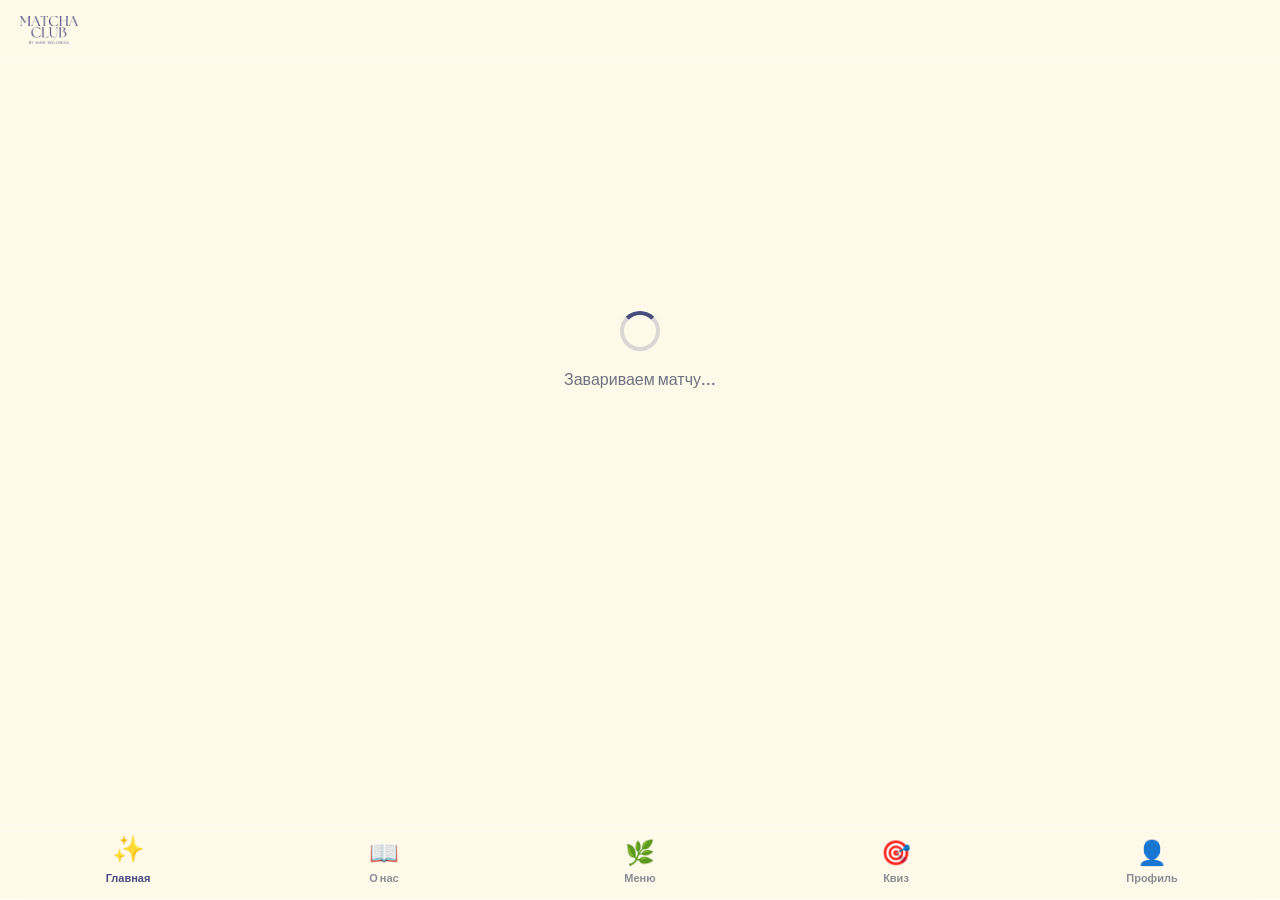
<file: static/index.html>
<!DOCTYPE html>
<html lang="ru">
<head>
    <meta charset="UTF-8">
    <meta name="viewport" content="width=device-width, initial-scale=1.0, maximum-scale=1.0, user-scalable=no">
    <title>Matcha Club</title>
    <script src="https://telegram.org/js/telegram-web-app.js"></script>
    <link rel="stylesheet" href="styles.css?v=20261006a">
    <link rel="preconnect" href="https://fonts.googleapis.com">
    <link rel="preconnect" href="https://fonts.gstatic.com" crossorigin>
    <link href="https://fonts.googleapis.com/css2?family=Inter:wght@400;500;600&family=Outfit:wght@500;600;700;800&display=swap" rel="stylesheet">
</head>
<body>
    <div id="app">
        <!-- Заголовок Glassmorphism -->
        <header id="header" class="glass-panel">
            <img src="img/logo_blue.png" alt="Matcha Club" class="header-logo logo-light">
            <img src="img/logo_white.png" alt="Matcha Club" class="header-logo logo-dark hidden">
            <div id="user-points" class="hidden">
                <span class="points-icon">🍃</span> 
                <span id="points-val">0</span>
            </div>
        </header>

        <!-- Контент страниц -->
        <main id="main-content">
            <div class="loader">
                <div class="spinner"></div>
                <p>Завариваем матчу...</p>
            </div>
        </main>

        <!-- Нижняя навигация Glassmorphism -->
        <nav id="bottom-nav" class="glass-panel">
            <button class="nav-item active" data-target="home">
                <span class="icon">✨</span>
                <span class="label">Главная</span>
            </button>
            <button class="nav-item" data-target="welcome">
                <span class="icon">📖</span>
                <span class="label">О нас</span>
            </button>
            <button class="nav-item" data-target="menu">
                <span class="icon">🌿</span>
                <span class="label">Меню</span>
            </button>
            <button class="nav-item" data-target="quiz">
                <span class="icon">🎯</span>
                <span class="label">Квиз</span>
            </button>
            <button class="nav-item" data-target="profile">
                <span class="icon">👤</span>
                <span class="label">Профиль</span>
            </button>
        </nav>
    </div>

    <!-- Шаблоны страниц -->
    
    <!-- Экран правил (показывается один раз) -->
    <template id="tpl-rules">
        <div class="page rules-page animate-fade-in" style="display: flex; flex-direction: column; height: 100vh; background: var(--tg-theme-bg-color);">
            <div class="rules-content" style="flex: 1; overflow-y: auto; padding: 20px;">
                <div class="premium-card text-center" style="margin-bottom: 20px;">
                    <div class="quiz-hero-icon" style="font-size: 40px; margin-bottom: 10px;">📄</div>
                    <h2>СОГЛАШЕНИЕ (ОФЕРТА)</h2>
                    <p style="color: var(--tg-theme-hint-color);">об использовании корпоративного образовательного Telegram-бота</p>
                </div>
                
                <div class="premium-card" style="font-size: 14px; line-height: 1.6;">
                    <p>Настоящее Соглашение определяет условия предоставления и использования корпоративного образовательного Telegram-бота (далее — «Бот») сотрудниками компании.</p>
                    <p>Получая доступ к Боту и начиная его использование, сотрудник подтверждает свое согласие со всеми условиями настоящего Соглашения.</p>
                    
                    <h3 style="margin-top: 15px; margin-bottom: 10px; font-size: 16px;">1. Назначение Бота</h3>
                    <p>Корпоративный образовательный Telegram-бот создан исключительно для обучения, адаптации и профессионального развития сотрудников компании.</p>
                    <p>В Боте могут размещаться:</p>
                    <ul style="padding-left: 20px; margin-top: 5px; margin-bottom: 15px;">
                        <li>внутренние стандарты работы;</li>
                        <li>регламенты;</li>
                        <li>инструкции;</li>
                        <li>обучающие материалы;</li>
                        <li>стандаррты сервиса;</li>
                        <li>меню и технологические процессы;</li>
                        <li>корпоративные документы;</li>
                        <li>тесты и материалы для оценки знаний;</li>
                        <li>иная информация, предназначенная исключительно для внутреннего использования.</li>
                    </ul>

                    <h3 style="margin-top: 15px; margin-bottom: 10px; font-size: 16px;">2. Конфиденциальность информации</h3>
                    <p>Вся информация, размещенная в Боте, является интеллектуальной собственностью компании и относится к внутренней информации ограниченного доступа.</p>
                    <p>Сотруднику запрещается:</p>
                    <ul style="padding-left: 20px; margin-top: 5px; margin-bottom: 15px;">
                        <li>передавать доступ к Боту третьим лицам;</li>
                        <li>пересылать материалы Бота;</li>
                        <li>копировать тексты полностью или частично;</li>
                        <li>делать скриншоты или записи экрана с целью распространения информации;</li>
                        <li>публиковать материалы в социальных сетях, мессенджерах или иных интернет-ресурсах;</li>
                        <li>использовать материалы Бота в интересах других компаний или конкурентов;</li>
                        <li>распространять информацию после прекращения трудовых отношений с компанией.</li>
                    </ul>

                    <h3 style="margin-top: 15px; margin-bottom: 10px; font-size: 16px;">3. Обязанности сотрудника</h3>
                    <p>Сотрудник обязуется:</p>
                    <ul style="padding-left: 20px; margin-top: 5px; margin-bottom: 15px;">
                        <li>использовать Бот исключительно в рабочих целях;</li>
                        <li>обеспечивать сохранность своего аккаунта Telegram;</li>
                        <li>не предоставлять доступ к Боту другим лицам;</li>
                        <li>незамедлительно сообщить компании в случае утраты доступа к своему аккаунту или обнаружения несанкционированного использования.</li>
                    </ul>

                    <h3 style="margin-top: 15px; margin-bottom: 10px; font-size: 16px;">4. Ответственность</h3>
                    <p>В случае нарушения условий настоящего Соглашения компания вправе:</p>
                    <ul style="padding-left: 20px; margin-top: 5px; margin-bottom: 15px;">
                        <li>ограничить или прекратить доступ к Боту;</li>
                        <li>применить меры дисциплинарной ответственности в соответствии с внутренними документами компании и трудовым законодательством;</li>
                        <li>потребовать возмещения причиненного компании ущерба, если распространение информации повлекло убытки.</li>
                    </ul>

                    <h3 style="margin-top: 15px; margin-bottom: 10px; font-size: 16px;">5. Интеллектуальная собственность</h3>
                    <p>Все материалы, размещенные в Боте, включая тексты, изображения, видео, инструкции, методические материалы, тесты, чек-листы и иные объекты, являются собственностью компании либо используются на законных основаниях.</p>
                    <p>Любое копирование, воспроизведение, распространение или использование данных материалов без письменного разрешения компании запрещено.</p>

                    <h3 style="margin-top: 15px; margin-bottom: 10px; font-size: 16px;">6. Срок действия</h3>
                    <p>Настоящее Соглашение действует в течение всего периода использования сотрудником корпоративного образовательного Telegram-бота, а обязательства по неразглашению конфиденциальной информации сохраняют силу и после прекращения трудовых отношений.</p>

                    <h3 style="margin-top: 15px; margin-bottom: 10px; font-size: 16px;">7. Принятие условий</h3>
                    <p>Нажимая кнопку «Принимаю», начиная использование Бота либо продолжая работу с ним, сотрудник подтверждает, что:</p>
                    <ul style="padding-left: 20px; margin-top: 5px; margin-bottom: 15px;">
                        <li>ознакомился с условиями настоящего Соглашения;</li>
                        <li>понимает их содержание;</li>
                        <li>обязуется соблюдать все требования;</li>
                        <li>принимает ответственность за нарушение условий использования Бота.</li>
                    </ul>

                    <h3 style="margin-top: 15px; margin-bottom: 10px; font-size: 16px;">8. Ответственность за нарушение условий Соглашения</h3>
                    <p>8.1. В случае нарушения условий настоящего Соглашения Компания вправе применить к Сотруднику меры дисциплинарной ответственности в соответствии с действующим законодательством Республики Узбекистан и внутренними нормативными документами Компании.</p>
                    <p>8.2. Если в результате неправомерного распространения материалов корпоративного образовательного Telegram-бота Компании причинен имущественный, репутационный либо иной ущерб, Сотрудник обязан возместить причиненные убытки в полном объеме в порядке, установленном законодательством Республики Узбекистан.</p>
                    <p>8.3. В случае передачи третьим лицам доступа к Боту, распространения, копирования, публикации, продажи либо иного несанкционированного использования материалов Бота Компания вправе:</p>
                    <ul style="padding-left: 20px; margin-top: 5px; margin-bottom: 15px;">
                        <li>незамедлительно заблокировать доступ Сотрудника к Боту;</li>
                        <li>провести внутреннее служебное расследование;</li>
                        <li>применить меры дисциплинарной ответственности, вплоть до прекращения трудовых отношений по основаниям, предусмотренным законодательством;</li>
                        <li>обратиться в суд с требованием о взыскании причиненных убытков.</li>
                    </ul>
                    <p>8.4. В случае если между Компанией и Сотрудником заключено отдельное Соглашение о неразглашении конфиденциальной информации (NDA), ответственность за нарушение обязательств определяется также условиями указанного соглашения.</p>
                </div>
            </div>
            
            <div style="padding: 20px; background: var(--tg-theme-bg-color); box-shadow: 0 -4px 10px rgba(0,0,0,0.05);">
                <button id="btn-accept-rules" class="btn-primary" style="width: 100%; padding: 15px; border-radius: 12px; font-weight: 600;">Принимаю</button>
            </div>
        </div>
    </template>

    <template id="tpl-home">
        <div class="page home-page animate-fade-in">
            <div class="hero-section">
                <img src="img/logo_blue.png" alt="Matcha Club & Mari Wellness" class="hero-logo logo-light">
                <img src="img/logo_white.png" alt="Matcha Club & Mari Wellness" class="hero-logo logo-dark hidden">
                <p class="hero-text">Пространство здорового образа жизни, гастрономии и атмосферы.</p>
            </div>

            <div class="quick-actions">
                <div class="action-card premium-card" onclick="app.navigate('menu')">
                    <div class="action-content">
                        <h3>Изучить меню</h3>
                        <p>Блюда с подсчетом КБЖУ</p>
                    </div>
                    <div class="action-icon">🍵</div>
                </div>
                <div class="action-card premium-card" onclick="app.navigate('welcome')">
                    <div class="action-content">
                        <h3>Велком-бук</h3>
                        <p>О компании и ценностях</p>
                    </div>
                    <div class="action-icon">📖</div>
                </div>
                <div class="action-card premium-card" onclick="app.navigate('products')">
                    <div class="action-content">
                        <h3>Продукты</h3>
                        <p>Из чего мы готовим и чем это полезно</p>
                    </div>
                    <div class="action-icon">🥑</div>
                </div>
                <div class="action-card premium-card" onclick="app.navigate('trainings')">
                    <div class="action-content">
                        <h3>Тренинги</h3>
                        <p>Прокачай навыки сервиса и продаж</p>
                    </div>
                    <div class="action-icon">🎓</div>
                </div>
                <div class="action-card premium-card" onclick="app.navigate('events')">
                    <div class="action-content">
                        <h3>События</h3>
                        <p>Уборки, тренинги и важные даты</p>
                    </div>
                    <div class="action-icon">📅</div>
                </div>
                <div class="action-card premium-card" onclick="app.showFact()">
                    <div class="action-content">
                        <h3>Факт дня</h3>
                        <p>Интересно о питании</p>
                    </div>
                    <div class="action-icon">💡</div>
                </div>
                <div class="action-card premium-card" onclick="app.showAttendanceMenu()" style="background: linear-gradient(135deg, rgba(74, 222, 128, 0.1) 0%, rgba(59, 130, 246, 0.1) 100%); border-color: rgba(74, 222, 128, 0.3);">
                    <div class="action-content">
                        <h3>Смена</h3>
                        <p>Отметка прихода / ухода</p>
                    </div>
                    <div class="action-icon">⏱</div>
                </div>
                <div class="action-card premium-card tour-card" onclick="app.navigate('tour')">
                    <div class="action-content">
                        <h3>Экскурсия</h3>
                        <p>Видео для новых сотрудников</p>
                    </div>
                    <div class="action-icon">🎬</div>
                </div>
            </div>
        </div>
    </template>

    <!-- ── Велком-бук ── -->
    <template id="tpl-welcome">
        <div class="page welcome-page animate-fade-in">
            <div class="welcome-hero premium-card">
                <div class="welcome-hero-icon">📖</div>
                <h2>Велком-бук</h2>
                <p id="welcome-company-msg">Загрузка...</p>
            </div>
            <div id="welcome-sections" class="welcome-sections"></div>
        </div>
    </template>

    <!-- ── Раздел велком-бука ── -->
    <template id="tpl-welcome-section">
        <div class="page welcome-section-page animate-fade-in">
            <button class="back-btn" id="welcome-back-btn">
                <span class="back-icon">←</span> Назад
            </button>
            <div class="section-content premium-card">
                <h2 id="section-title">Заголовок</h2>
                <div id="section-body" class="section-body"></div>
            </div>
        </div>
    </template>

    <template id="tpl-menu">
        <div class="page menu-page animate-fade-in">
            <button id="menu-back-btn" class="back-btn hidden" onclick="app.renderMenuCategories()">
                <span class="back-icon">←</span> Назад
            </button>
            <div class="menu-tabs glass-panel">
                <button class="tab-btn active" data-type="kitchen">🍽️ Кухня</button>
                <button class="tab-btn" data-type="bar">🍹 Бар</button>
            </div>
            <div id="categories-container" class="categories-grid"></div>
            <div id="items-container" class="items-list hidden">
                <div id="items-grid" class="grid-2col"></div>
            </div>
        </div>
    </template>

    <template id="tpl-profile">
        <div class="page profile-page animate-fade-in">
            <div class="profile-header premium-card">
                <div class="avatar" id="prof-avatar">👤</div>
                <h2 id="prof-name">Загрузка...</h2>
                <div class="rank-badge" id="prof-rank">Стажёр</div>
            </div>
            
            <div class="stats-grid">
                <div class="stat-box premium-card">
                    <span class="stat-icon">🍃</span>
                    <span class="stat-val" id="prof-points">0</span>
                    <span class="stat-label">Баллы</span>
                </div>
                <div class="stat-box premium-card">
                    <span class="stat-icon">🎯</span>
                    <span class="stat-val" id="prof-quizzes">0</span>
                    <span class="stat-label">Квизы</span>
                </div>
                <div class="stat-box premium-card">
                    <span class="stat-icon">🎁</span>
                    <span class="stat-val" id="prof-rewards">0</span>
                    <span class="stat-label">Награды</span>
                </div>
            </div>

            <div class="reward-section premium-card">
                <div class="reward-header">
                    <h3>Напитки</h3>
                    <span class="drinks-count">Доступно: <strong id="prof-drinks">0</strong></span>
                </div>
                <div class="progress-bar">
                    <div class="progress-fill" id="prof-progress"></div>
                </div>
                <p class="progress-text" id="prof-progress-text">0 / 20 до напитка</p>
                <button id="btn-claim-reward" class="btn-primary" disabled>Обменять на напиток</button>
            </div>
            
            <div class="leaderboard-section">
                <h3 class="section-title">Топ 10 сотрудников</h3>
                <div id="leaderboard-list" class="premium-card list-card"></div>
            </div>
        </div>
    </template>

    <template id="tpl-quiz">
        <div class="page quiz-page animate-fade-in">
            <div id="quiz-intro" class="premium-card text-center">
                <div class="quiz-hero-icon">🎯</div>
                <h2>Квиз Matcha Club</h2>
                <p class="quiz-subtitle">Проверь знания и заработай на напиток!</p>
                <div class="quiz-bank-progress" id="quiz-bank-info">
                    <div class="bank-progress-bar">
                        <div class="bank-progress-fill" id="bank-fill"></div>
                    </div>
                    <p class="bank-progress-text" id="bank-text">Загрузка...</p>
                </div>
                <div class="quiz-rules text-left">
                    <div class="rule-item"><span class="rule-icon success">✅</span> <span id="rule-correct">+1 балл за верный ответ</span></div>
                    <div class="rule-item"><span class="rule-icon danger">❌</span> <span id="rule-wrong">−2 балла за ошибку</span></div>
                    <div class="rule-item"><span class="rule-icon primary">🍹</span> <span id="rule-drink">20 баллов = 1 напиток</span></div>
                    <div class="rule-item"><span class="rule-icon primary">🔄</span> Вопросы не повторяются</div>
                </div>
                <button id="btn-start-quiz" class="btn-primary">Начать квиз</button>
            </div>
            
            <div id="quiz-process" class="hidden">
                <div class="quiz-header">
                    <div class="quiz-progress-pill" id="quiz-progress">1/10</div>
                    <div class="quiz-score-pill" id="quiz-score">Баллы: 0</div>
                </div>
                <h3 id="quiz-question" class="question-text">Вопрос...</h3>
                <div id="quiz-options" class="options-list"></div>
            </div>
            
            <div id="quiz-result" class="hidden premium-card text-center">
                <div class="quiz-hero-icon">🎉</div>
                <h2>Квиз завершен!</h2>
                <div class="result-stats">
                    <div class="res-stat">✅ <strong id="quiz-res-correct">0</strong> верных</div>
                    <div class="res-stat">❌ <strong id="quiz-res-wrong">0</strong> ошибок</div>
                </div>
                <div class="final-score-box">
                    <p>Заработано баллов</p>
                    <h3 class="final-score" id="quiz-res-points">0</h3>
                </div>
                <p class="bank-progress-text" id="result-bank-text" style="margin-bottom:12px;"></p>
                <div style="display:flex; gap:10px; flex-direction:column;">
                    <button class="btn-primary" id="btn-play-again">🔄 Ещё раунд</button>
                    <button class="btn-secondary" onclick="app.navigate('profile')">В профиль</button>
                </div>
            </div>
        </div>
    </template>

    <!-- ── Экскурсия ── -->
    <template id="tpl-tour">
        <div class="page tour-page animate-fade-in">
            <div class="tour-hero">
                <div class="tour-hero-icon">🎬</div>
                <h2>Экскурсия по Matcha Club</h2>
                <p class="tour-subtitle">Добро пожаловать в команду! Посмотрите видео — познакомьтесь с нашим заведением, командой и атмосферой.</p>
            </div>

            <div id="tour-videos" class="tour-videos">
                <!-- Видео будут загружены динамически -->
            </div>

            <div class="tour-tip premium-card">
                <div class="tour-tip-icon">💡</div>
                <div>
                    <b>Совет:</b> Смотрите видео в наушниках для лучшего погружения в атмосферу заведения.
                </div>
            </div>
        </div>
    </template>

    <!-- ── Тренинги: список ── -->
    <template id="tpl-trainings">
        <div class="page trainings-page animate-fade-in">
            <div class="trainings-hero premium-card">
                <div class="trainings-hero-icon">🎓</div>
                <h2>Тренинги</h2>
                <p>Короткие обучающие модули, которые помогут прокачать сервис и продажи</p>
            </div>
            <div id="trainings-list" class="trainings-list">
                <div class="loader"><div class="spinner"></div></div>
            </div>
        </div>
    </template>

    <!-- ── Тренинги: просмотр модуля ── -->
    <template id="tpl-training-view">
        <div class="page training-view-page animate-fade-in">
            <button class="back-btn" id="training-back-btn">
                <span class="back-icon">←</span> Назад
            </button>
            <div class="training-view-header">
                <div class="training-progress-pill" id="training-progress-pill">Модуль 1/1</div>
                <div class="training-dots" id="training-dots"></div>
            </div>
            <div class="module-card premium-card">
                <h2 id="module-title">Заголовок</h2>
                <div id="module-body" class="module-body"></div>
            </div>
            <div class="training-nav-buttons">
                <button class="btn-secondary hidden" id="training-prev-btn">← Назад</button>
                <button class="btn-primary" id="training-next-btn">Дальше →</button>
            </div>
        </div>
    </template>

    <!-- ── События ── -->
    <template id="tpl-events">
        <div class="page events-page animate-fade-in">
            <div class="events-hero premium-card">
                <div class="events-hero-icon">📅</div>
                <h2>События</h2>
                <p>Генеральные уборки, тренинги, собрания и другие важные даты команды</p>
            </div>
            <div id="events-list" class="events-list">
                <div class="loader"><div class="spinner"></div></div>
            </div>
        </div>
    </template>

    <!-- ── Продукты ── -->
    <template id="tpl-products">
        <div class="page products-page animate-fade-in">
            <div class="products-hero premium-card">
                <div class="products-hero-icon">🥑</div>
                <h2>Продукты</h2>
                <p>Всё, из чего мы готовим: чем богат продукт, какие в нём углеводы и чем он ценен</p>
            </div>
            <input type="search" id="products-search" class="products-search" placeholder="Найти продукт: гречка, стевия, лосось…">
            <div id="products-cats" class="products-cats"></div>
            <div class="carb-legend">
                <span class="carb-badge carb-complex">Сложные углеводы</span>
                <span class="carb-badge carb-fast">Быстрые углеводы</span>
                <span class="carb-badge carb-low">Почти без углеводов</span>
            </div>
            <div id="products-list" class="products-list">
                <div class="loader"><div class="spinner"></div></div>
            </div>
        </div>
    </template>

    <script src="app.v2.js?v=20261017a"></script>
</body>
</html>
</file>
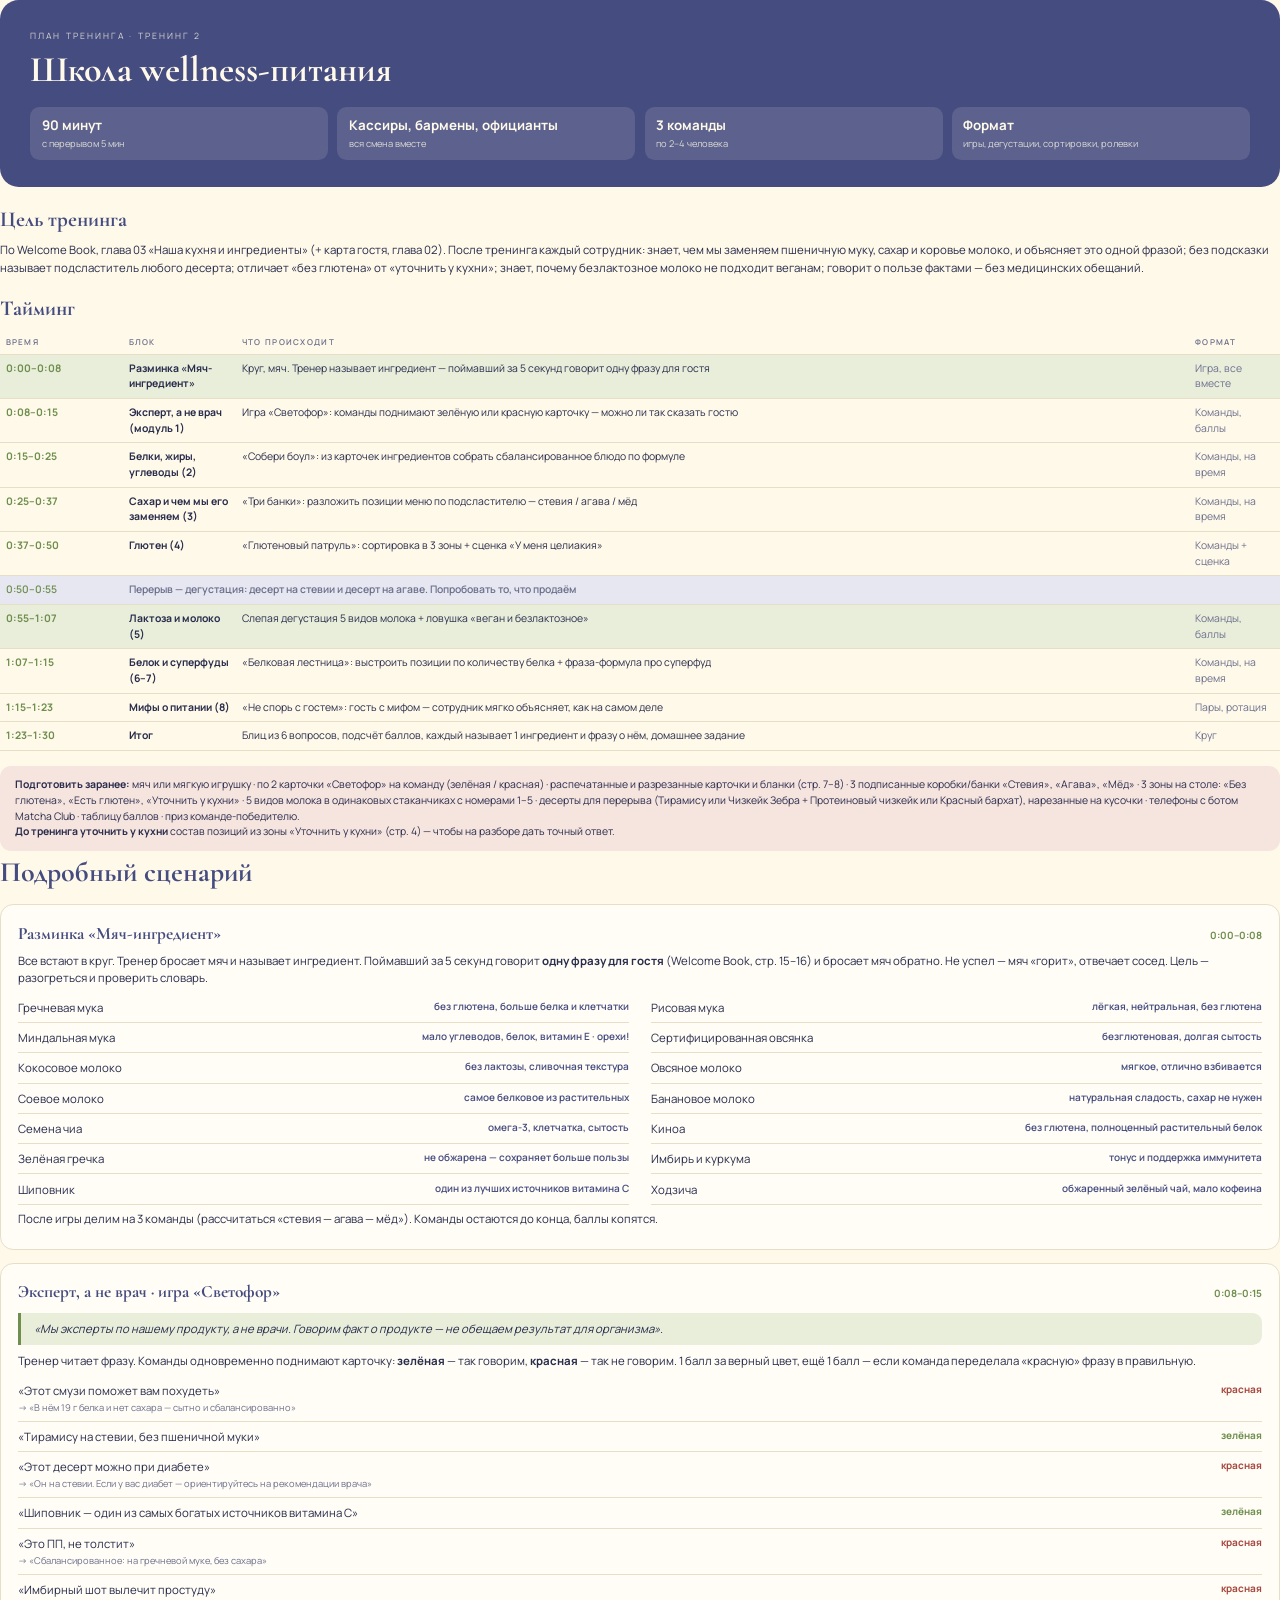
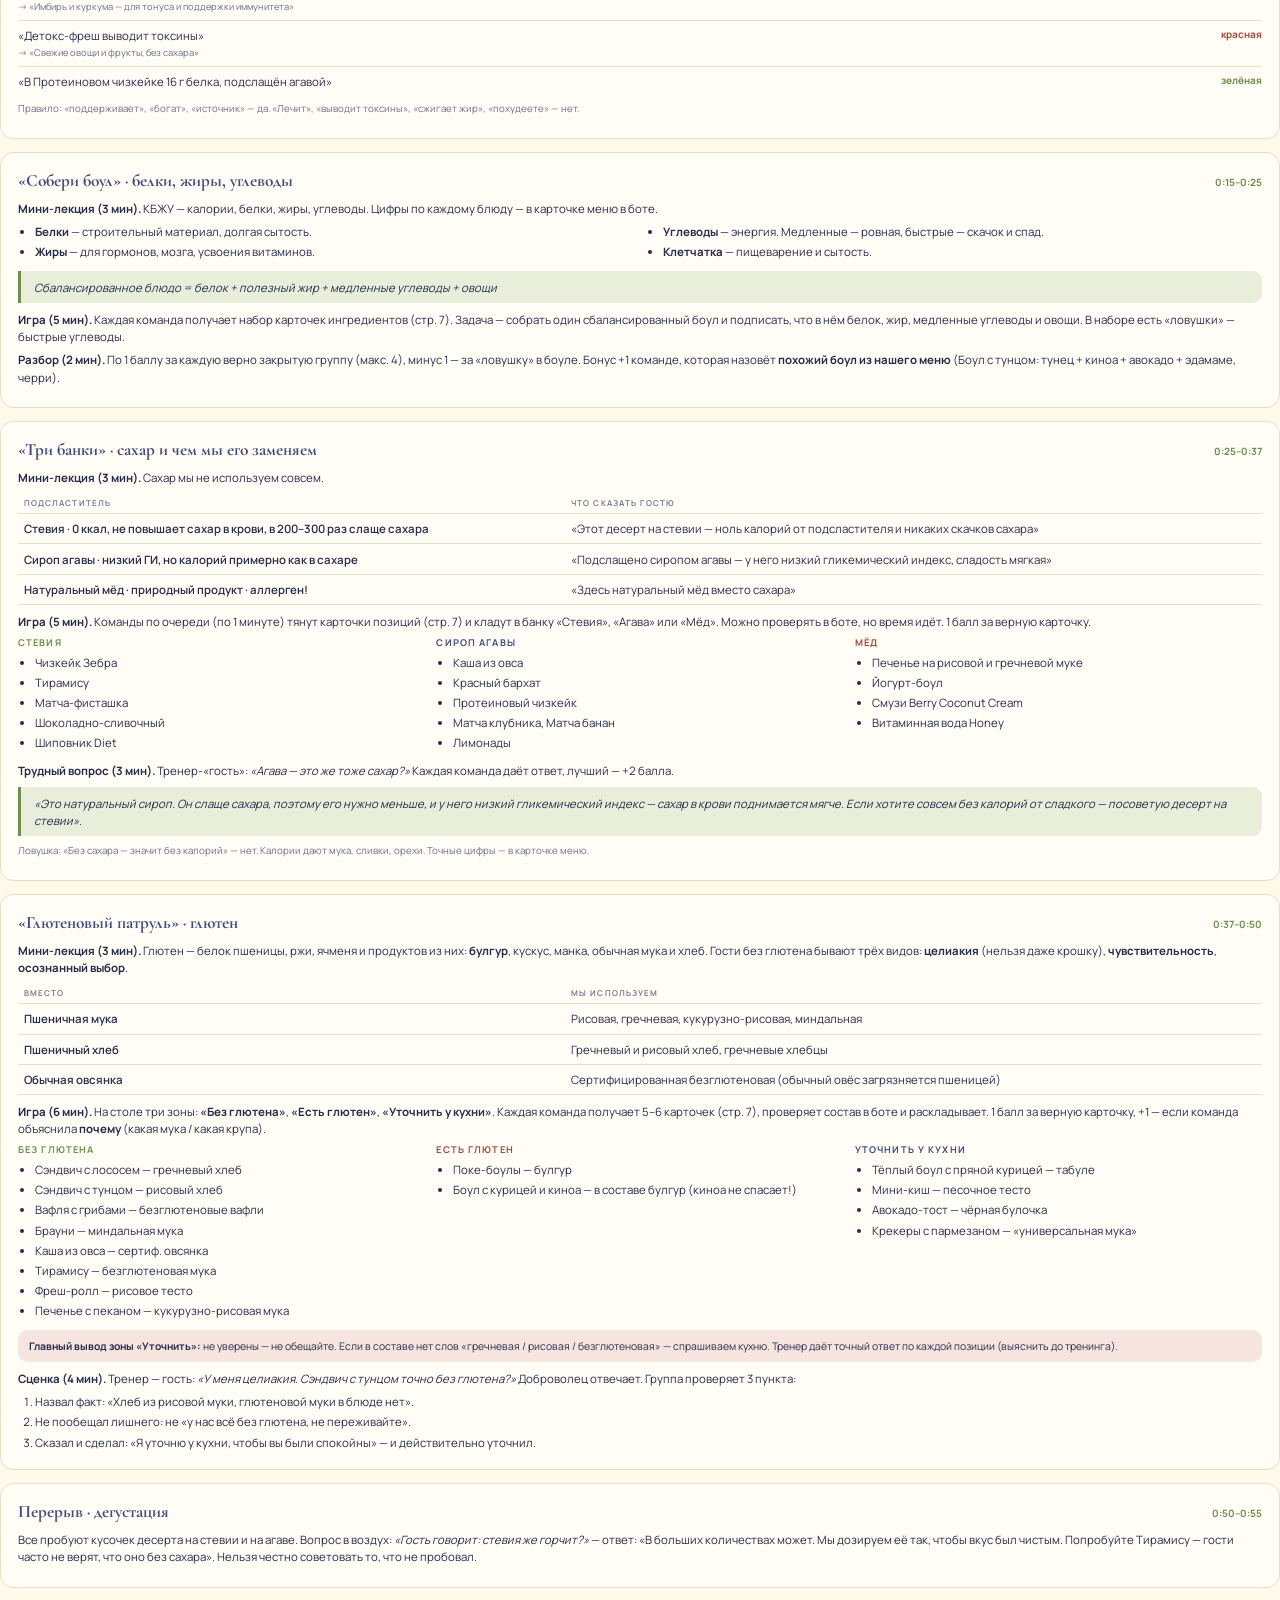
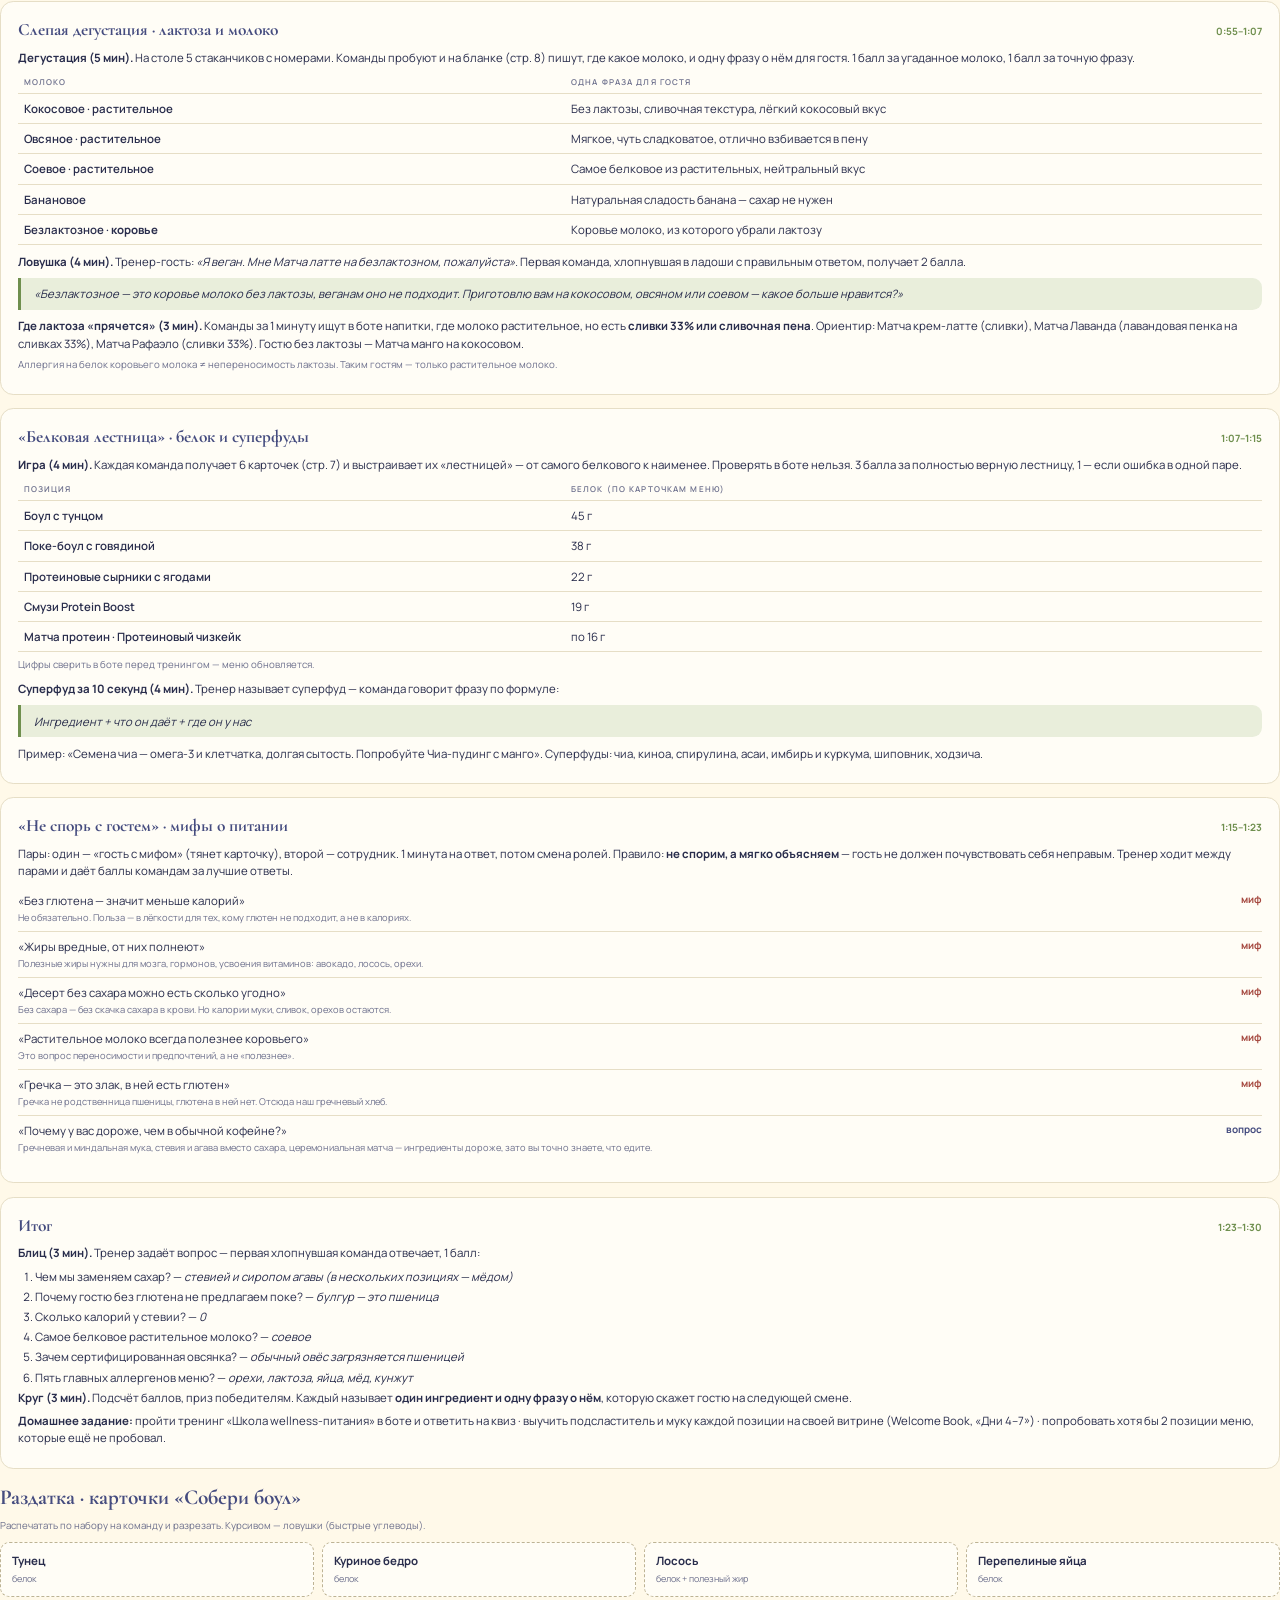
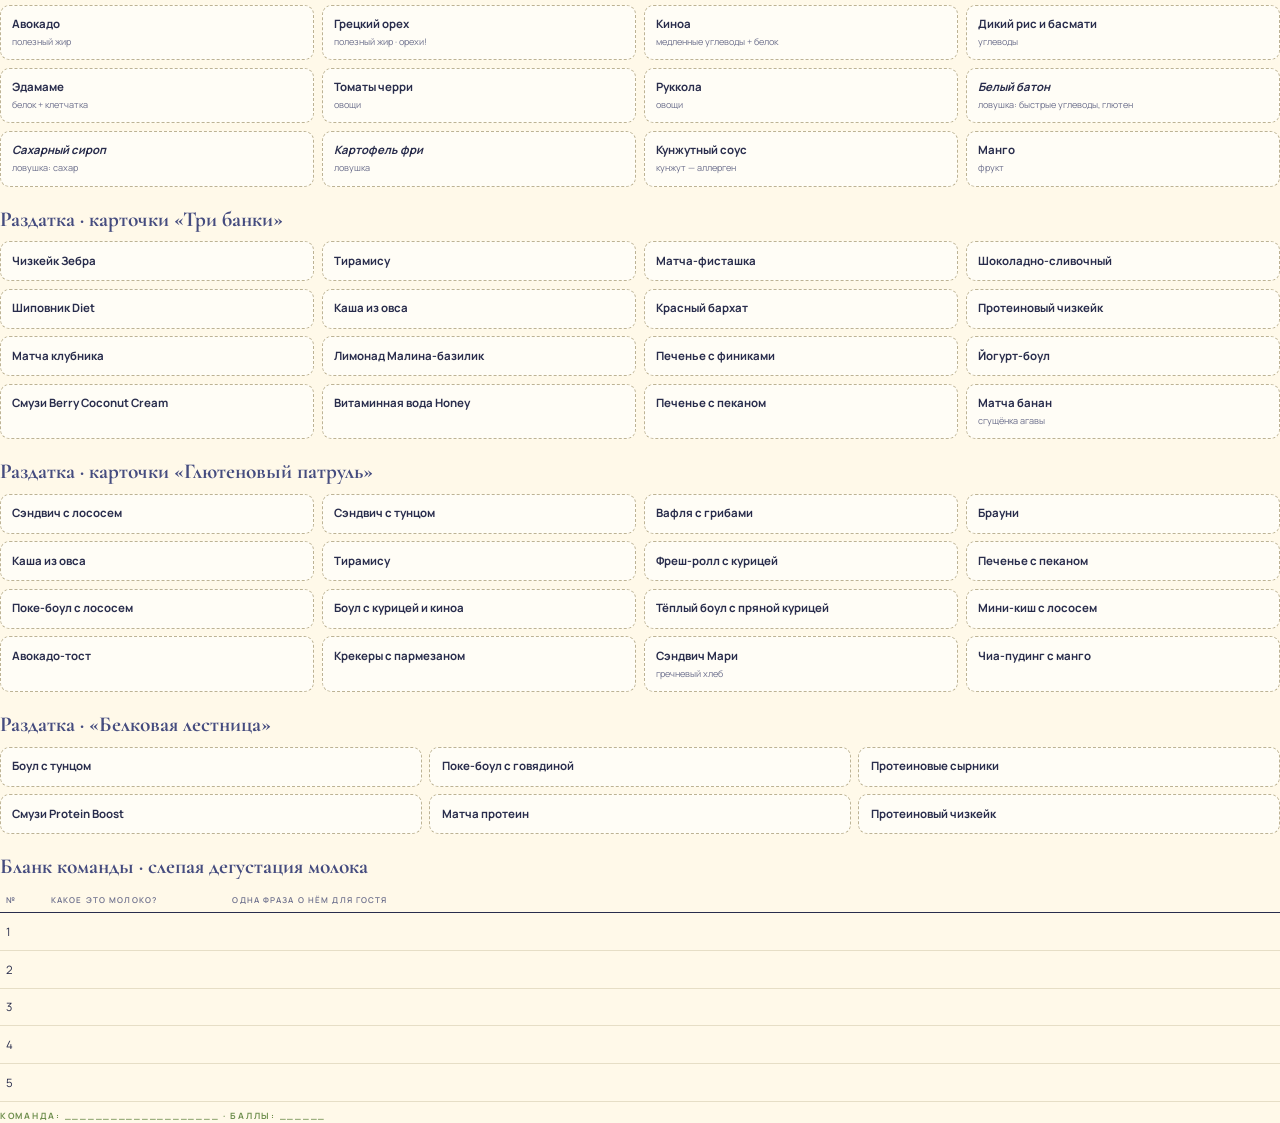
<file: academy/plans/plan_2_nutrition.html>
<!DOCTYPE html>
<html lang="ru">
<head>
<meta charset="utf-8">
<title>План тренинга — Школа wellness-питания</title>
<link href="https://fonts.googleapis.com/css2?family=Cormorant+Garamond:ital,wght@0,500;0,600;0,700;1,500&family=Manrope:wght@400;500;600;700&display=block" rel="stylesheet">
<style>
:root{--brand:#454C7F;--ink:#292D4C;--cream:#FFF9E9;--paper:#FFFDF6;--matcha:#6F8F4E;--matcha-soft:#E9EEDB;
--brand-soft:#E6E7F1;--line:#E6DEC6;--muted:#6C6F8C;--red:#A5483F;--red-soft:#F6E4DF}
@page{size:A4;margin:14mm 14mm 16mm;background:#FFF9E9;
 @bottom-left{content:"Академия Matcha Club · План тренинга";font:6.5pt 'Manrope',sans-serif;color:#6C6F8C;letter-spacing:.14em;text-transform:uppercase}
 @bottom-right{content:counter(page);font:7pt 'Manrope',sans-serif;color:#6C6F8C}}
*{box-sizing:border-box;margin:0;padding:0}
html,body{background:var(--cream)}
body{font-family:'Manrope',Arial,sans-serif;color:var(--ink);font-size:8.6pt;line-height:1.5;-webkit-print-color-adjust:exact;print-color-adjust:exact}
h1,h2,h3{font-family:'Cormorant Garamond',Georgia,serif;font-weight:700;color:var(--brand)}
b{font-weight:700}
.page{break-after:page}
.page:last-child{break-after:auto}
/* шапка */
.hero{background:var(--brand);color:var(--cream);border-radius:5mm;padding:8mm 8mm 7mm}
.hero .k{font-size:6.5pt;letter-spacing:.24em;text-transform:uppercase;opacity:.8;margin-bottom:2mm}
.hero h1{color:var(--cream);font-size:27pt;line-height:1.05;margin-bottom:5mm}
.facts{display:grid;grid-template-columns:repeat(4,1fr);gap:2.5mm}
.fact{background:rgba(255,249,233,.12);border-radius:2.5mm;padding:2.5mm 3mm}
.fact b{display:block;font-size:10pt;line-height:1.25}
.fact span{font-size:7pt;opacity:.8}
h2.sec{font-size:16pt;margin:4.5mm 0 1.5mm}
/* тайминг */
table{width:100%;border-collapse:collapse}
.timing th{font-size:6pt;letter-spacing:.16em;text-transform:uppercase;color:var(--muted);text-align:left;font-weight:600;padding:1.5mm 1.5mm;border-bottom:1px solid var(--line)}
.timing td{padding:1.6mm 1.5mm;border-bottom:1px solid var(--line);vertical-align:top;font-size:7.8pt}
.timing td:first-child{color:var(--matcha);font-weight:700;white-space:nowrap}
.timing td:nth-child(2){font-weight:700;width:30mm}
.timing td:last-child{color:var(--muted);width:24mm}
.timing tr.hl td{background:var(--matcha-soft)}
.timing tr.brk td{background:var(--brand-soft);font-weight:600}
.prep{margin-top:4mm;background:var(--red-soft);border-radius:3mm;padding:3mm 4mm;font-size:7.8pt}
/* блоки сценария */
h1.big{font-size:21pt;margin-bottom:3mm}
.block{background:var(--paper);border:1px solid var(--line);border-radius:3.5mm;padding:4mm 4.5mm;margin-bottom:3.5mm;break-inside:avoid}
.block.split{break-inside:auto}
.bh{display:flex;justify-content:space-between;align-items:baseline;margin-bottom:1.5mm}
.bh h3{font-size:13pt}
.bh .t{color:var(--matcha);font-weight:700;font-size:7.5pt;white-space:nowrap}
.block p{margin-bottom:1.6mm}
.q{border-left:3px solid var(--matcha);background:var(--matcha-soft);padding:2mm 3.5mm;border-radius:0 2.5mm 2.5mm 0;margin:2mm 0;font-style:italic}
.list{margin:1.5mm 0}
.list.two{display:grid;grid-template-columns:1fr 1fr;column-gap:6mm}
.list.two .it{border-bottom:1px solid var(--line)!important}
.list.two .it .tag{white-space:normal;text-align:right;font-weight:600}
.list .it{display:grid;grid-template-columns:1fr auto;gap:3mm;padding:1.6mm 0;border-bottom:1px solid var(--line);break-inside:avoid}
.list .it:last-child{border-bottom:0}
.list .it small{display:block;color:var(--muted);font-size:7pt;margin-top:.5mm}
.tag{font-weight:700;font-size:7.5pt;white-space:nowrap}
.tag.g{color:var(--matcha)}.tag.r{color:var(--red)}.tag.b{color:var(--brand)}
.grid2{display:grid;grid-template-columns:1fr 1fr;gap:3mm}
.grid3{display:grid;grid-template-columns:1fr 1fr 1fr;gap:3mm}
.col h4{font-size:7pt;letter-spacing:.12em;text-transform:uppercase;margin-bottom:1mm}
.col h4.g{color:var(--matcha)}.col h4.r{color:var(--red)}.col h4.b{color:var(--brand)}
.col ol,.col ul,.block ul,.block ol{margin-left:4.5mm}
.col li,.block li{margin-bottom:.8mm}
.kv th{font-size:6pt;letter-spacing:.14em;text-transform:uppercase;color:var(--muted);text-align:left;font-weight:600;padding:1.2mm 1.5mm;border-bottom:1px solid var(--line)}
.kv td{padding:1.6mm 1.5mm;border-bottom:1px solid var(--line);vertical-align:top}
.kv td:first-child{font-weight:600;width:44%}
.note{font-size:7.3pt;color:var(--muted);margin-top:1.5mm}
.warn{background:var(--red-soft);border-radius:2.5mm;padding:2.2mm 3mm;margin-top:2mm;font-size:7.8pt}
/* раздатка */
.cards{display:grid;grid-template-columns:repeat(4,1fr);gap:2mm;margin-bottom:2mm}
.cards.c3{grid-template-columns:repeat(3,1fr)}
.card{border:1px dashed #BDB394;border-radius:2.5mm;padding:2.5mm 3mm;min-height:10mm;background:var(--paper);font-size:7.8pt;break-inside:avoid}
.card b{display:block;font-size:8.6pt;margin-bottom:.5mm}
.card small{color:var(--muted);font-size:6.8pt}
.sheet th{font-size:6pt;letter-spacing:.14em;text-transform:uppercase;color:var(--muted);text-align:left;font-weight:600;padding:1.5mm;border-bottom:1px solid var(--ink)}
.sheet td{padding:2.6mm 1.5mm;border-bottom:1px solid var(--line)}
.foot{font-size:6.5pt;letter-spacing:.2em;text-transform:uppercase;color:var(--matcha);font-weight:700;margin-top:2mm}
</style>
</head>
<body>

<!-- =============== СТР. 1: ОБЗОР =============== -->
<section class="page">
  <div class="hero">
    <div class="k">План тренинга · Тренинг 2</div>
    <h1>Школа wellness-питания</h1>
    <div class="facts">
      <div class="fact"><b>90 минут</b><span>с перерывом 5 мин</span></div>
      <div class="fact"><b>Кассиры, бармены, официанты</b><span>вся смена вместе</span></div>
      <div class="fact"><b>3 команды</b><span>по 2–4 человека</span></div>
      <div class="fact"><b>Формат</b><span>игры, дегустации, сортировки, ролевки</span></div>
    </div>
  </div>

  <h2 class="sec">Цель тренинга</h2>
  <p>По Welcome Book, глава 03 «Наша кухня и ингредиенты» (+ карта гостя, глава 02). После тренинга каждый сотрудник:
  знает, чем мы заменяем пшеничную муку, сахар и коровье молоко, и объясняет это одной фразой; без подсказки называет подсластитель
  любого десерта; отличает «без глютена» от «уточнить у кухни»; знает, почему безлактозное молоко не подходит веганам; говорит о пользе
  фактами — без медицинских обещаний.</p>

  <h2 class="sec">Тайминг</h2>
  <table class="timing">
    <tr><th>Время</th><th>Блок</th><th>Что происходит</th><th>Формат</th></tr>
    <tr class="hl"><td>0:00–0:08</td><td>Разминка «Мяч-ингредиент»</td><td>Круг, мяч. Тренер называет ингредиент — поймавший за 5 секунд говорит одну фразу для гостя</td><td>Игра, все вместе</td></tr>
    <tr><td>0:08–0:15</td><td>Эксперт, а не врач (модуль 1)</td><td>Игра «Светофор»: команды поднимают зелёную или красную карточку — можно ли так сказать гостю</td><td>Команды, баллы</td></tr>
    <tr><td>0:15–0:25</td><td>Белки, жиры, углеводы (2)</td><td>«Собери боул»: из карточек ингредиентов собрать сбалансированное блюдо по формуле</td><td>Команды, на время</td></tr>
    <tr><td>0:25–0:37</td><td>Сахар и чем мы его заменяем (3)</td><td>«Три банки»: разложить позиции меню по подсластителю — стевия / агава / мёд</td><td>Команды, на время</td></tr>
    <tr><td>0:37–0:50</td><td>Глютен (4)</td><td>«Глютеновый патруль»: сортировка в 3 зоны + сценка «У меня целиакия»</td><td>Команды + сценка</td></tr>
    <tr class="brk"><td>0:50–0:55</td><td colspan="3">Перерыв — дегустация: десерт на стевии и десерт на агаве. Попробовать то, что продаём</td></tr>
    <tr class="hl"><td>0:55–1:07</td><td>Лактоза и молоко (5)</td><td>Слепая дегустация 5 видов молока + ловушка «веган и безлактозное»</td><td>Команды, баллы</td></tr>
    <tr><td>1:07–1:15</td><td>Белок и суперфуды (6–7)</td><td>«Белковая лестница»: выстроить позиции по количеству белка + фраза-формула про суперфуд</td><td>Команды, на время</td></tr>
    <tr><td>1:15–1:23</td><td>Мифы о питании (8)</td><td>«Не спорь с гостем»: гость с мифом — сотрудник мягко объясняет, как на самом деле</td><td>Пары, ротация</td></tr>
    <tr><td>1:23–1:30</td><td>Итог</td><td>Блиц из 6 вопросов, подсчёт баллов, каждый называет 1 ингредиент и фразу о нём, домашнее задание</td><td>Круг</td></tr>
  </table>

  <div class="prep"><b>Подготовить заранее:</b> мяч или мягкую игрушку · по 2 карточки «Светофор» на команду (зелёная / красная) ·
  распечатанные и разрезанные карточки и бланки (стр. 7–8) · 3 подписанные коробки/банки «Стевия», «Агава», «Мёд» · 3 зоны на столе:
  «Без глютена», «Есть глютен», «Уточнить у кухни» · 5 видов молока в одинаковых стаканчиках с номерами 1–5 ·
  десерты для перерыва (Тирамису или Чизкейк Зебра + Протеиновый чизкейк или Красный бархат), нарезанные на кусочки ·
  телефоны с ботом Matcha Club · таблицу баллов · приз команде-победителю.
  <br><b>До тренинга уточнить у кухни</b> состав позиций из зоны «Уточнить у кухни» (стр. 4) — чтобы на разборе дать точный ответ.</div>
</section>

<!-- =============== СТР. 2 =============== -->
<section class="page">
  <h1 class="big">Подробный сценарий</h1>

  <div class="block">
    <div class="bh"><h3>Разминка «Мяч-ингредиент»</h3><span class="t">0:00–0:08</span></div>
    <p>Все встают в круг. Тренер бросает мяч и называет ингредиент. Поймавший за 5 секунд говорит <b>одну фразу для гостя</b>
    (Welcome Book, стр. 15–16) и бросает мяч обратно. Не успел — мяч «горит», отвечает сосед. Цель — разогреться и проверить словарь.</p>
    <div class="list two">
      <div class="it"><span>Гречневая мука</span><span class="tag b">без глютена, больше белка и клетчатки</span></div>
      <div class="it"><span>Рисовая мука</span><span class="tag b">лёгкая, нейтральная, без глютена</span></div>
      <div class="it"><span>Миндальная мука</span><span class="tag b">мало углеводов, белок, витамин Е · орехи!</span></div>
      <div class="it"><span>Сертифицированная овсянка</span><span class="tag b">безглютеновая, долгая сытость</span></div>
      <div class="it"><span>Кокосовое молоко</span><span class="tag b">без лактозы, сливочная текстура</span></div>
      <div class="it"><span>Овсяное молоко</span><span class="tag b">мягкое, отлично взбивается</span></div>
      <div class="it"><span>Соевое молоко</span><span class="tag b">самое белковое из растительных</span></div>
      <div class="it"><span>Банановое молоко</span><span class="tag b">натуральная сладость, сахар не нужен</span></div>
      <div class="it"><span>Семена чиа</span><span class="tag b">омега-3, клетчатка, сытость</span></div>
      <div class="it"><span>Киноа</span><span class="tag b">без глютена, полноценный растительный белок</span></div>
      <div class="it"><span>Зелёная гречка</span><span class="tag b">не обжарена — сохраняет больше пользы</span></div>
      <div class="it"><span>Имбирь и куркума</span><span class="tag b">тонус и поддержка иммунитета</span></div>
      <div class="it"><span>Шиповник</span><span class="tag b">один из лучших источников витамина C</span></div>
      <div class="it"><span>Ходзича</span><span class="tag b">обжаренный зелёный чай, мало кофеина</span></div>
    </div>
    <p>После игры делим на 3 команды (рассчитаться «стевия — агава — мёд»). Команды остаются до конца, баллы копятся.</p>
  </div>

  <div class="block">
    <div class="bh"><h3>Эксперт, а не врач · игра «Светофор»</h3><span class="t">0:08–0:15</span></div>
    <div class="q">«Мы эксперты по нашему продукту, а не врачи. Говорим факт о продукте — не обещаем результат для организма».</div>
    <p>Тренер читает фразу. Команды одновременно поднимают карточку: <b>зелёная</b> — так говорим, <b>красная</b> — так не говорим.
    1 балл за верный цвет, ещё 1 балл — если команда переделала «красную» фразу в правильную.</p>
    <div class="list">
      <div class="it"><span>«Этот смузи поможет вам похудеть»<small>→ «В нём 19 г белка и нет сахара — сытно и сбалансированно»</small></span><span class="tag r">красная</span></div>
      <div class="it"><span>«Тирамису на стевии, без пшеничной муки»</span><span class="tag g">зелёная</span></div>
      <div class="it"><span>«Этот десерт можно при диабете»<small>→ «Он на стевии. Если у вас диабет — ориентируйтесь на рекомендации врача»</small></span><span class="tag r">красная</span></div>
      <div class="it"><span>«Шиповник — один из самых богатых источников витамина C»</span><span class="tag g">зелёная</span></div>
      <div class="it"><span>«Это ПП, не толстит»<small>→ «Сбалансированное: на гречневой муке, без сахара»</small></span><span class="tag r">красная</span></div>
      <div class="it"><span>«Имбирный шот вылечит простуду»<small>→ «Имбирь и куркума — для тонуса и поддержки иммунитета»</small></span><span class="tag r">красная</span></div>
      <div class="it"><span>«Детокс-фреш выводит токсины»<small>→ «Свежие овощи и фрукты, без сахара»</small></span><span class="tag r">красная</span></div>
      <div class="it"><span>«В Протеиновом чизкейке 16 г белка, подслащён агавой»</span><span class="tag g">зелёная</span></div>
    </div>
    <p class="note">Правило: «поддерживает», «богат», «источник» — да. «Лечит», «выводит токсины», «сжигает жир», «похудеете» — нет.</p>
  </div>

  <div class="block">
    <div class="bh"><h3>«Собери боул» · белки, жиры, углеводы</h3><span class="t">0:15–0:25</span></div>
    <p><b>Мини-лекция (3 мин).</b> КБЖУ — калории, белки, жиры, углеводы. Цифры по каждому блюду — в карточке меню в боте.</p>
    <div class="grid2">
      <div class="col"><ul>
        <li><b>Белки</b> — строительный материал, долгая сытость.</li>
        <li><b>Жиры</b> — для гормонов, мозга, усвоения витаминов.</li>
      </ul></div>
      <div class="col"><ul>
        <li><b>Углеводы</b> — энергия. Медленные — ровная, быстрые — скачок и спад.</li>
        <li><b>Клетчатка</b> — пищеварение и сытость.</li>
      </ul></div>
    </div>
    <div class="q">Сбалансированное блюдо = белок + полезный жир + медленные углеводы + овощи</div>
    <p><b>Игра (5 мин).</b> Каждая команда получает набор карточек ингредиентов (стр. 7). Задача — собрать один сбалансированный боул и
    подписать, что в нём белок, жир, медленные углеводы и овощи. В наборе есть «ловушки» — быстрые углеводы.</p>
    <p><b>Разбор (2 мин).</b> По 1 баллу за каждую верно закрытую группу (макс. 4), минус 1 — за «ловушку» в боуле. Бонус +1 команде, которая
    назовёт <b>похожий боул из нашего меню</b> (Боул с тунцом: тунец + киноа + авокадо + эдамаме, черри).</p>
  </div>

  <div class="block">
    <div class="bh"><h3>«Три банки» · сахар и чем мы его заменяем</h3><span class="t">0:25–0:37</span></div>
    <p><b>Мини-лекция (3 мин).</b> Сахар мы не используем совсем.</p>
    <table class="kv">
      <tr><th>Подсластитель</th><th>Что сказать гостю</th></tr>
      <tr><td>Стевия · 0 ккал, не повышает сахар в крови, в 200–300 раз слаще сахара</td><td>«Этот десерт на стевии — ноль калорий от подсластителя и никаких скачков сахара»</td></tr>
      <tr><td>Сироп агавы · низкий ГИ, но калорий примерно как в сахаре</td><td>«Подслащено сиропом агавы — у него низкий гликемический индекс, сладость мягкая»</td></tr>
      <tr><td>Натуральный мёд · природный продукт · аллерген!</td><td>«Здесь натуральный мёд вместо сахара»</td></tr>
    </table>
    <p style="margin-top:2mm"><b>Игра (5 мин).</b> Команды по очереди (по 1 минуте) тянут карточки позиций (стр. 7) и кладут в банку «Стевия», «Агава» или «Мёд».
    Можно проверять в боте, но время идёт. 1 балл за верную карточку.</p>
    <div class="grid3">
      <div class="col"><h4 class="g">Стевия</h4><ul><li>Чизкейк Зебра</li><li>Тирамису</li><li>Матча-фисташка</li><li>Шоколадно-сливочный</li><li>Шиповник Diet</li></ul></div>
      <div class="col"><h4 class="b">Сироп агавы</h4><ul><li>Каша из овса</li><li>Красный бархат</li><li>Протеиновый чизкейк</li><li>Матча клубника, Матча банан</li><li>Лимонады</li></ul></div>
      <div class="col"><h4 class="r">Мёд</h4><ul><li>Печенье на рисовой и гречневой муке</li><li>Йогурт-боул</li><li>Смузи Berry Coconut Cream</li><li>Витаминная вода Honey</li></ul></div>
    </div>
    <p style="margin-top:2mm"><b>Трудный вопрос (3 мин).</b> Тренер-«гость»: <i>«Агава — это же тоже сахар?»</i> Каждая команда даёт ответ, лучший — +2 балла.</p>
    <div class="q">«Это натуральный сироп. Он слаще сахара, поэтому его нужно меньше, и у него низкий гликемический индекс — сахар в крови поднимается мягче.
    Если хотите совсем без калорий от сладкого — посоветую десерт на стевии».</div>
    <p class="note">Ловушка: «Без сахара — значит без калорий» — нет. Калории дают мука, сливки, орехи. Точные цифры — в карточке меню.</p>
  </div>

  <div class="block">
    <div class="bh"><h3>«Глютеновый патруль» · глютен</h3><span class="t">0:37–0:50</span></div>
    <p><b>Мини-лекция (3 мин).</b> Глютен — белок пшеницы, ржи, ячменя и продуктов из них: <b>булгур</b>, кускус, манка, обычная мука и хлеб.
    Гости без глютена бывают трёх видов: <b>целиакия</b> (нельзя даже крошку), <b>чувствительность</b>, <b>осознанный выбор</b>.</p>
    <table class="kv">
      <tr><th>Вместо</th><th>Мы используем</th></tr>
      <tr><td>Пшеничная мука</td><td>Рисовая, гречневая, кукурузно-рисовая, миндальная</td></tr>
      <tr><td>Пшеничный хлеб</td><td>Гречневый и рисовый хлеб, гречневые хлебцы</td></tr>
      <tr><td>Обычная овсянка</td><td>Сертифицированная безглютеновая (обычный овёс загрязняется пшеницей)</td></tr>
    </table>
    <p style="margin-top:2mm"><b>Игра (6 мин).</b> На столе три зоны: <b>«Без глютена»</b>, <b>«Есть глютен»</b>, <b>«Уточнить у кухни»</b>.
    Каждая команда получает 5–6 карточек (стр. 7), проверяет состав в боте и раскладывает. 1 балл за верную карточку, +1 — если
    команда объяснила <b>почему</b> (какая мука / какая крупа).</p>
    <div class="grid3">
      <div class="col"><h4 class="g">Без глютена</h4><ul>
        <li>Сэндвич с лососем — гречневый хлеб</li>
        <li>Сэндвич с тунцом — рисовый хлеб</li>
        <li>Вафля с грибами — безглютеновые вафли</li>
        <li>Брауни — миндальная мука</li>
        <li>Каша из овса — сертиф. овсянка</li>
        <li>Тирамису — безглютеновая мука</li>
        <li>Фреш-ролл — рисовое тесто</li>
        <li>Печенье с пеканом — кукурузно-рисовая мука</li>
      </ul></div>
      <div class="col"><h4 class="r">Есть глютен</h4><ul>
        <li>Поке-боулы — булгур</li>
        <li>Боул с курицей и киноа — в составе булгур (киноа не спасает!)</li>
      </ul></div>
      <div class="col"><h4 class="b">Уточнить у кухни</h4><ul>
        <li>Тёплый боул с пряной курицей — табуле</li>
        <li>Мини-киш — песочное тесто</li>
        <li>Авокадо-тост — чёрная булочка</li>
        <li>Крекеры с пармезаном — «универсальная мука»</li>
      </ul></div>
    </div>
    <div class="warn"><b>Главный вывод зоны «Уточнить»:</b> не уверены — не обещайте. Если в составе нет слов «гречневая / рисовая / безглютеновая» —
    спрашиваем кухню. Тренер даёт точный ответ по каждой позиции (выяснить до тренинга).</div>
    <p style="margin-top:2mm"><b>Сценка (4 мин).</b> Тренер — гость: <i>«У меня целиакия. Сэндвич с тунцом точно без глютена?»</i> Доброволец отвечает. Группа проверяет 3 пункта:</p>
    <ol>
      <li>Назвал факт: «Хлеб из рисовой муки, глютеновой муки в блюде нет».</li>
      <li>Не пообещал лишнего: не «у нас всё без глютена, не переживайте».</li>
      <li>Сказал и сделал: «Я уточню у кухни, чтобы вы были спокойны» — и действительно уточнил.</li>
    </ol>
  </div>

  <div class="block">
    <div class="bh"><h3>Перерыв · дегустация</h3><span class="t">0:50–0:55</span></div>
    <p>Все пробуют кусочек десерта на стевии и на агаве. Вопрос в воздух: <i>«Гость говорит: стевия же горчит?»</i> — ответ:
    «В больших количествах может. Мы дозируем её так, чтобы вкус был чистым. Попробуйте Тирамису — гости часто не верят, что оно без сахара».
    Нельзя честно советовать то, что не пробовал.</p>
  </div>

  <div class="block">
    <div class="bh"><h3>Слепая дегустация · лактоза и молоко</h3><span class="t">0:55–1:07</span></div>
    <p><b>Дегустация (5 мин).</b> На столе 5 стаканчиков с номерами. Команды пробуют и на бланке (стр. 8) пишут, где какое молоко,
    и одну фразу о нём для гостя. 1 балл за угаданное молоко, 1 балл за точную фразу.</p>
    <table class="kv">
      <tr><th>Молоко</th><th>Одна фраза для гостя</th></tr>
      <tr><td>Кокосовое · растительное</td><td>Без лактозы, сливочная текстура, лёгкий кокосовый вкус</td></tr>
      <tr><td>Овсяное · растительное</td><td>Мягкое, чуть сладковатое, отлично взбивается в пену</td></tr>
      <tr><td>Соевое · растительное</td><td>Самое белковое из растительных, нейтральный вкус</td></tr>
      <tr><td>Банановое</td><td>Натуральная сладость банана — сахар не нужен</td></tr>
      <tr><td>Безлактозное · <b>коровье</b></td><td>Коровье молоко, из которого убрали лактозу</td></tr>
    </table>
    <p style="margin-top:2mm"><b>Ловушка (4 мин).</b> Тренер-гость: <i>«Я веган. Мне Матча латте на безлактозном, пожалуйста».</i> Первая команда, хлопнувшая в ладоши
    с правильным ответом, получает 2 балла.</p>
    <div class="q">«Безлактозное — это коровье молоко без лактозы, веганам оно не подходит. Приготовлю вам на кокосовом, овсяном или соевом — какое больше нравится?»</div>
    <p><b>Где лактоза «прячется» (3 мин).</b> Команды за 1 минуту ищут в боте напитки, где молоко растительное, но есть <b>сливки 33% или сливочная пена</b>.
    Ориентир: Матча крем-латте (сливки), Матча Лаванда (лавандовая пенка на сливках 33%), Матча Рафаэло (сливки 33%). Гостю без лактозы — Матча манго на кокосовом.</p>
    <p class="note">Аллергия на белок коровьего молока ≠ непереносимость лактозы. Таким гостям — только растительное молоко.</p>
  </div>

  <div class="block">
    <div class="bh"><h3>«Белковая лестница» · белок и суперфуды</h3><span class="t">1:07–1:15</span></div>
    <p><b>Игра (4 мин).</b> Каждая команда получает 6 карточек (стр. 7) и выстраивает их «лестницей» — от самого белкового к наименее.
    Проверять в боте нельзя. 3 балла за полностью верную лестницу, 1 — если ошибка в одной паре.</p>
    <table class="kv">
      <tr><th>Позиция</th><th>Белок (по карточкам меню)</th></tr>
      <tr><td>Боул с тунцом</td><td>45 г</td></tr>
      <tr><td>Поке-боул с говядиной</td><td>38 г</td></tr>
      <tr><td>Протеиновые сырники с ягодами</td><td>22 г</td></tr>
      <tr><td>Смузи Protein Boost</td><td>19 г</td></tr>
      <tr><td>Матча протеин · Протеиновый чизкейк</td><td>по 16 г</td></tr>
    </table>
    <p class="note">Цифры сверить в боте перед тренингом — меню обновляется.</p>
    <p style="margin-top:2mm"><b>Суперфуд за 10 секунд (4 мин).</b> Тренер называет суперфуд — команда говорит фразу по формуле:</p>
    <div class="q">Ингредиент + что он даёт + где он у нас</div>
    <p>Пример: «Семена чиа — омега-3 и клетчатка, долгая сытость. Попробуйте Чиа-пудинг с манго». Суперфуды: чиа, киноа, спирулина, асаи, имбирь и куркума, шиповник, ходзича.</p>
  </div>

  <div class="block">
    <div class="bh"><h3>«Не спорь с гостем» · мифы о питании</h3><span class="t">1:15–1:23</span></div>
    <p>Пары: один — «гость с мифом» (тянет карточку), второй — сотрудник. 1 минута на ответ, потом смена ролей. Правило: <b>не спорим, а мягко
    объясняем</b> — гость не должен почувствовать себя неправым. Тренер ходит между парами и даёт баллы командам за лучшие ответы.</p>
    <div class="list">
      <div class="it"><span>«Без глютена — значит меньше калорий»<small>Не обязательно. Польза — в лёгкости для тех, кому глютен не подходит, а не в калориях.</small></span><span class="tag r">миф</span></div>
      <div class="it"><span>«Жиры вредные, от них полнеют»<small>Полезные жиры нужны для мозга, гормонов, усвоения витаминов: авокадо, лосось, орехи.</small></span><span class="tag r">миф</span></div>
      <div class="it"><span>«Десерт без сахара можно есть сколько угодно»<small>Без сахара — без скачка сахара в крови. Но калории муки, сливок, орехов остаются.</small></span><span class="tag r">миф</span></div>
      <div class="it"><span>«Растительное молоко всегда полезнее коровьего»<small>Это вопрос переносимости и предпочтений, а не «полезнее».</small></span><span class="tag r">миф</span></div>
      <div class="it"><span>«Гречка — это злак, в ней есть глютен»<small>Гречка не родственница пшеницы, глютена в ней нет. Отсюда наш гречневый хлеб.</small></span><span class="tag r">миф</span></div>
      <div class="it"><span>«Почему у вас дороже, чем в обычной кофейне?»<small>Гречневая и миндальная мука, стевия и агава вместо сахара, церемониальная матча — ингредиенты дороже, зато вы точно знаете, что едите.</small></span><span class="tag b">вопрос</span></div>
    </div>
  </div>

  <div class="block">
    <div class="bh"><h3>Итог</h3><span class="t">1:23–1:30</span></div>
    <p><b>Блиц (3 мин).</b> Тренер задаёт вопрос — первая хлопнувшая команда отвечает, 1 балл:</p>
    <ol>
      <li>Чем мы заменяем сахар? — <i>стевией и сиропом агавы (в нескольких позициях — мёдом)</i></li>
      <li>Почему гостю без глютена не предлагаем поке? — <i>булгур — это пшеница</i></li>
      <li>Сколько калорий у стевии? — <i>0</i></li>
      <li>Самое белковое растительное молоко? — <i>соевое</i></li>
      <li>Зачем сертифицированная овсянка? — <i>обычный овёс загрязняется пшеницей</i></li>
      <li>Пять главных аллергенов меню? — <i>орехи, лактоза, яйца, мёд, кунжут</i></li>
    </ol>
    <p><b>Круг (3 мин).</b> Подсчёт баллов, приз победителям. Каждый называет <b>один ингредиент и одну фразу о нём</b>, которую скажет гостю на следующей смене.</p>
    <p><b>Домашнее задание:</b> пройти тренинг «Школа wellness-питания» в боте и ответить на квиз · выучить подсластитель и муку каждой позиции на своей витрине
    (Welcome Book, «Дни 4–7») · попробовать хотя бы 2 позиции меню, которые ещё не пробовал.</p>
  </div>
</section>

<!-- =============== СТР. 7: РАЗДАТКА =============== -->
<section class="page">
  <h2 class="sec" style="margin-top:0">Раздатка · карточки «Собери боул»</h2>
  <p class="note" style="margin-bottom:2mm">Распечатать по набору на команду и разрезать. Курсивом — ловушки (быстрые углеводы).</p>
  <div class="cards">
    <div class="card"><b>Тунец</b><small>белок</small></div>
    <div class="card"><b>Куриное бедро</b><small>белок</small></div>
    <div class="card"><b>Лосось</b><small>белок + полезный жир</small></div>
    <div class="card"><b>Перепелиные яйца</b><small>белок</small></div>
    <div class="card"><b>Авокадо</b><small>полезный жир</small></div>
    <div class="card"><b>Грецкий орех</b><small>полезный жир · орехи!</small></div>
    <div class="card"><b>Киноа</b><small>медленные углеводы + белок</small></div>
    <div class="card"><b>Дикий рис и басмати</b><small>углеводы</small></div>
    <div class="card"><b>Эдамаме</b><small>белок + клетчатка</small></div>
    <div class="card"><b>Томаты черри</b><small>овощи</small></div>
    <div class="card"><b>Руккола</b><small>овощи</small></div>
    <div class="card"><b><i>Белый батон</i></b><small>ловушка: быстрые углеводы, глютен</small></div>
    <div class="card"><b><i>Сахарный сироп</i></b><small>ловушка: сахар</small></div>
    <div class="card"><b><i>Картофель фри</i></b><small>ловушка</small></div>
    <div class="card"><b>Кунжутный соус</b><small>кунжут — аллерген</small></div>
    <div class="card"><b>Манго</b><small>фрукт</small></div>
  </div>

  <h2 class="sec">Раздатка · карточки «Три банки»</h2>
  <div class="cards">
    <div class="card"><b>Чизкейк Зебра</b></div>
    <div class="card"><b>Тирамису</b></div>
    <div class="card"><b>Матча-фисташка</b></div>
    <div class="card"><b>Шоколадно-сливочный</b></div>
    <div class="card"><b>Шиповник Diet</b></div>
    <div class="card"><b>Каша из овса</b></div>
    <div class="card"><b>Красный бархат</b></div>
    <div class="card"><b>Протеиновый чизкейк</b></div>
    <div class="card"><b>Матча клубника</b></div>
    <div class="card"><b>Лимонад Малина-базилик</b></div>
    <div class="card"><b>Печенье с финиками</b></div>
    <div class="card"><b>Йогурт-боул</b></div>
    <div class="card"><b>Смузи Berry Coconut Cream</b></div>
    <div class="card"><b>Витаминная вода Honey</b></div>
    <div class="card"><b>Печенье с пеканом</b></div>
    <div class="card"><b>Матча банан</b><small>сгущёнка агавы</small></div>
  </div>

  <h2 class="sec">Раздатка · карточки «Глютеновый патруль»</h2>
  <div class="cards">
    <div class="card"><b>Сэндвич с лососем</b></div>
    <div class="card"><b>Сэндвич с тунцом</b></div>
    <div class="card"><b>Вафля с грибами</b></div>
    <div class="card"><b>Брауни</b></div>
    <div class="card"><b>Каша из овса</b></div>
    <div class="card"><b>Тирамису</b></div>
    <div class="card"><b>Фреш-ролл с курицей</b></div>
    <div class="card"><b>Печенье с пеканом</b></div>
    <div class="card"><b>Поке-боул с лососем</b></div>
    <div class="card"><b>Боул с курицей и киноа</b></div>
    <div class="card"><b>Тёплый боул с пряной курицей</b></div>
    <div class="card"><b>Мини-киш с лососем</b></div>
    <div class="card"><b>Авокадо-тост</b></div>
    <div class="card"><b>Крекеры с пармезаном</b></div>
    <div class="card"><b>Сэндвич Мари</b><small>гречневый хлеб</small></div>
    <div class="card"><b>Чиа-пудинг с манго</b></div>
  </div>

  <h2 class="sec">Раздатка · «Белковая лестница»</h2>
  <div class="cards c3">
    <div class="card"><b>Боул с тунцом</b></div>
    <div class="card"><b>Поке-боул с говядиной</b></div>
    <div class="card"><b>Протеиновые сырники</b></div>
    <div class="card"><b>Смузи Protein Boost</b></div>
    <div class="card"><b>Матча протеин</b></div>
    <div class="card"><b>Протеиновый чизкейк</b></div>
  </div>

  <h2 class="sec">Бланк команды · слепая дегустация молока</h2>
  <table class="sheet">
    <tr><th style="width:12mm">№</th><th style="width:48mm">Какое это молоко?</th><th>Одна фраза о нём для гостя</th></tr>
    <tr><td>1</td><td></td><td></td></tr>
    <tr><td>2</td><td></td><td></td></tr>
    <tr><td>3</td><td></td><td></td></tr>
    <tr><td>4</td><td></td><td></td></tr>
    <tr><td>5</td><td></td><td></td></tr>
  </table>
  <div class="foot">Команда: ____________________ · Баллы: ______</div>
</section>

</body>
</html>
</file>
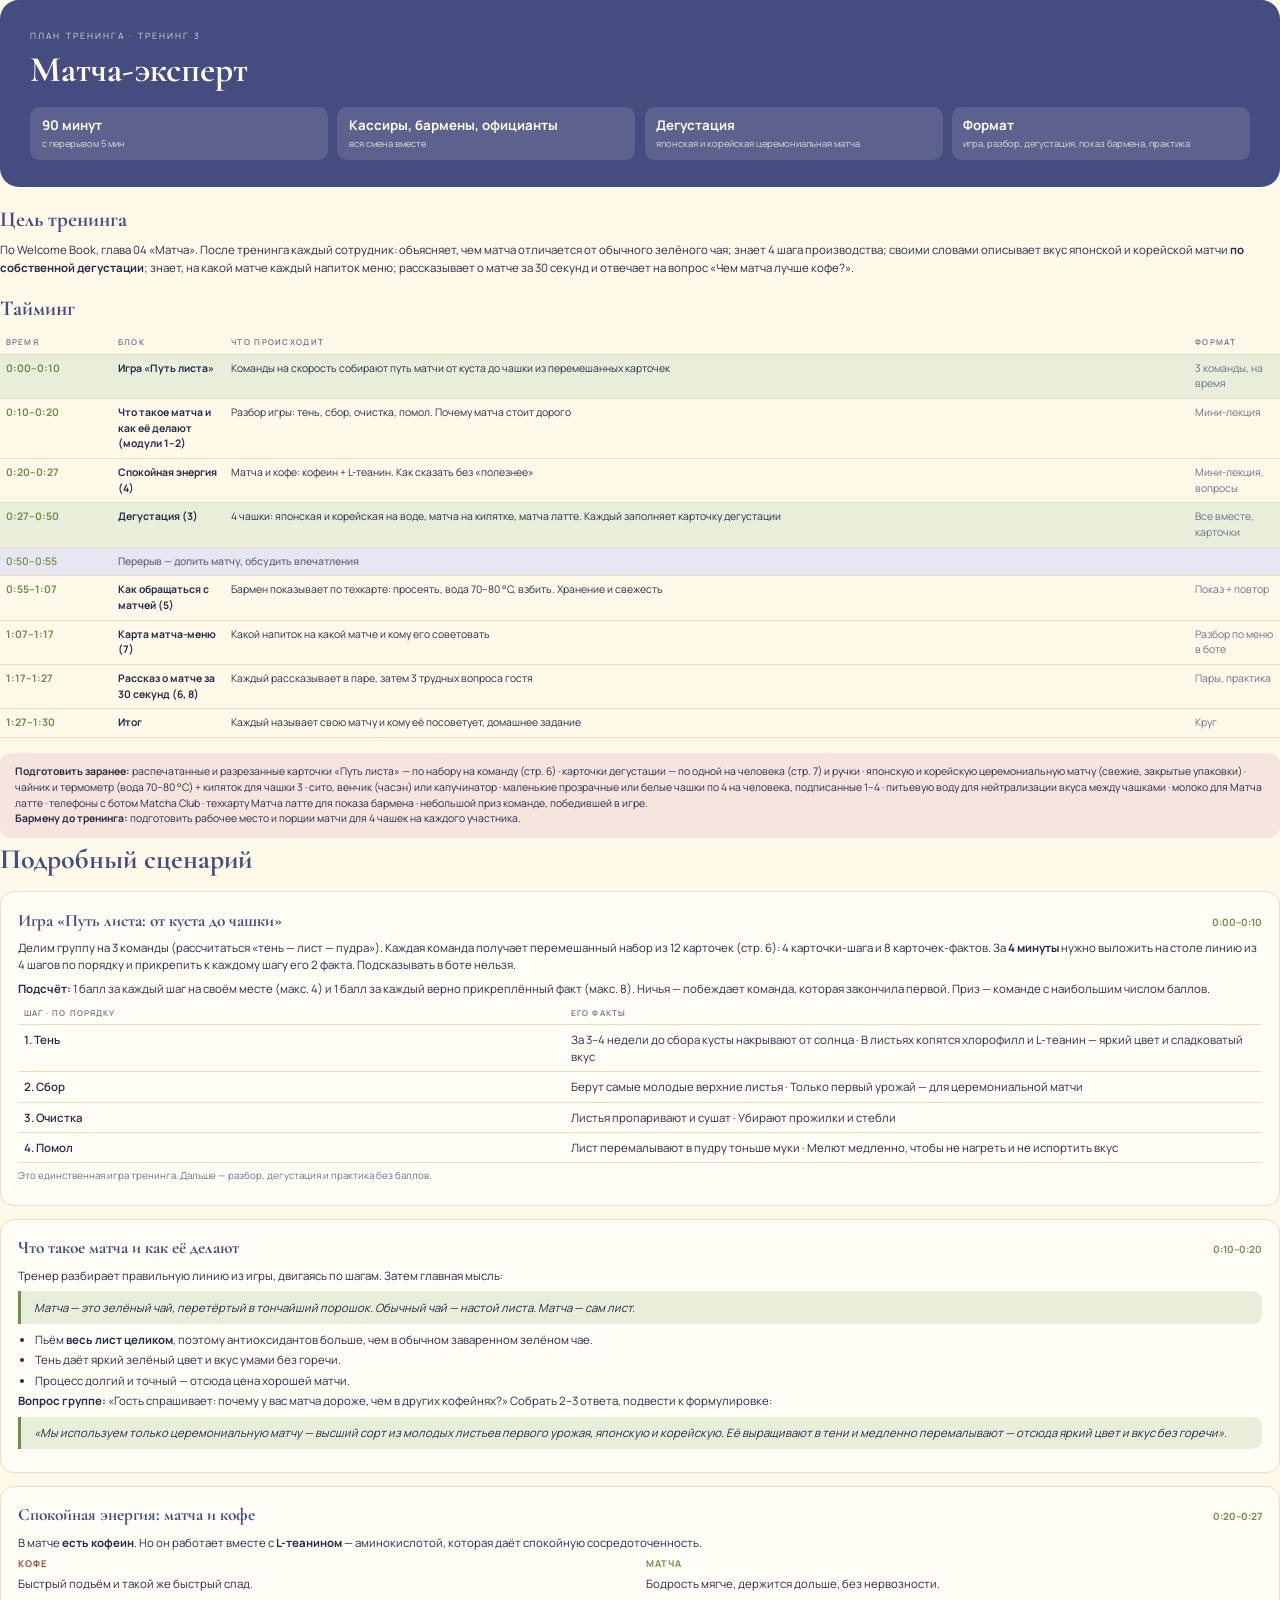
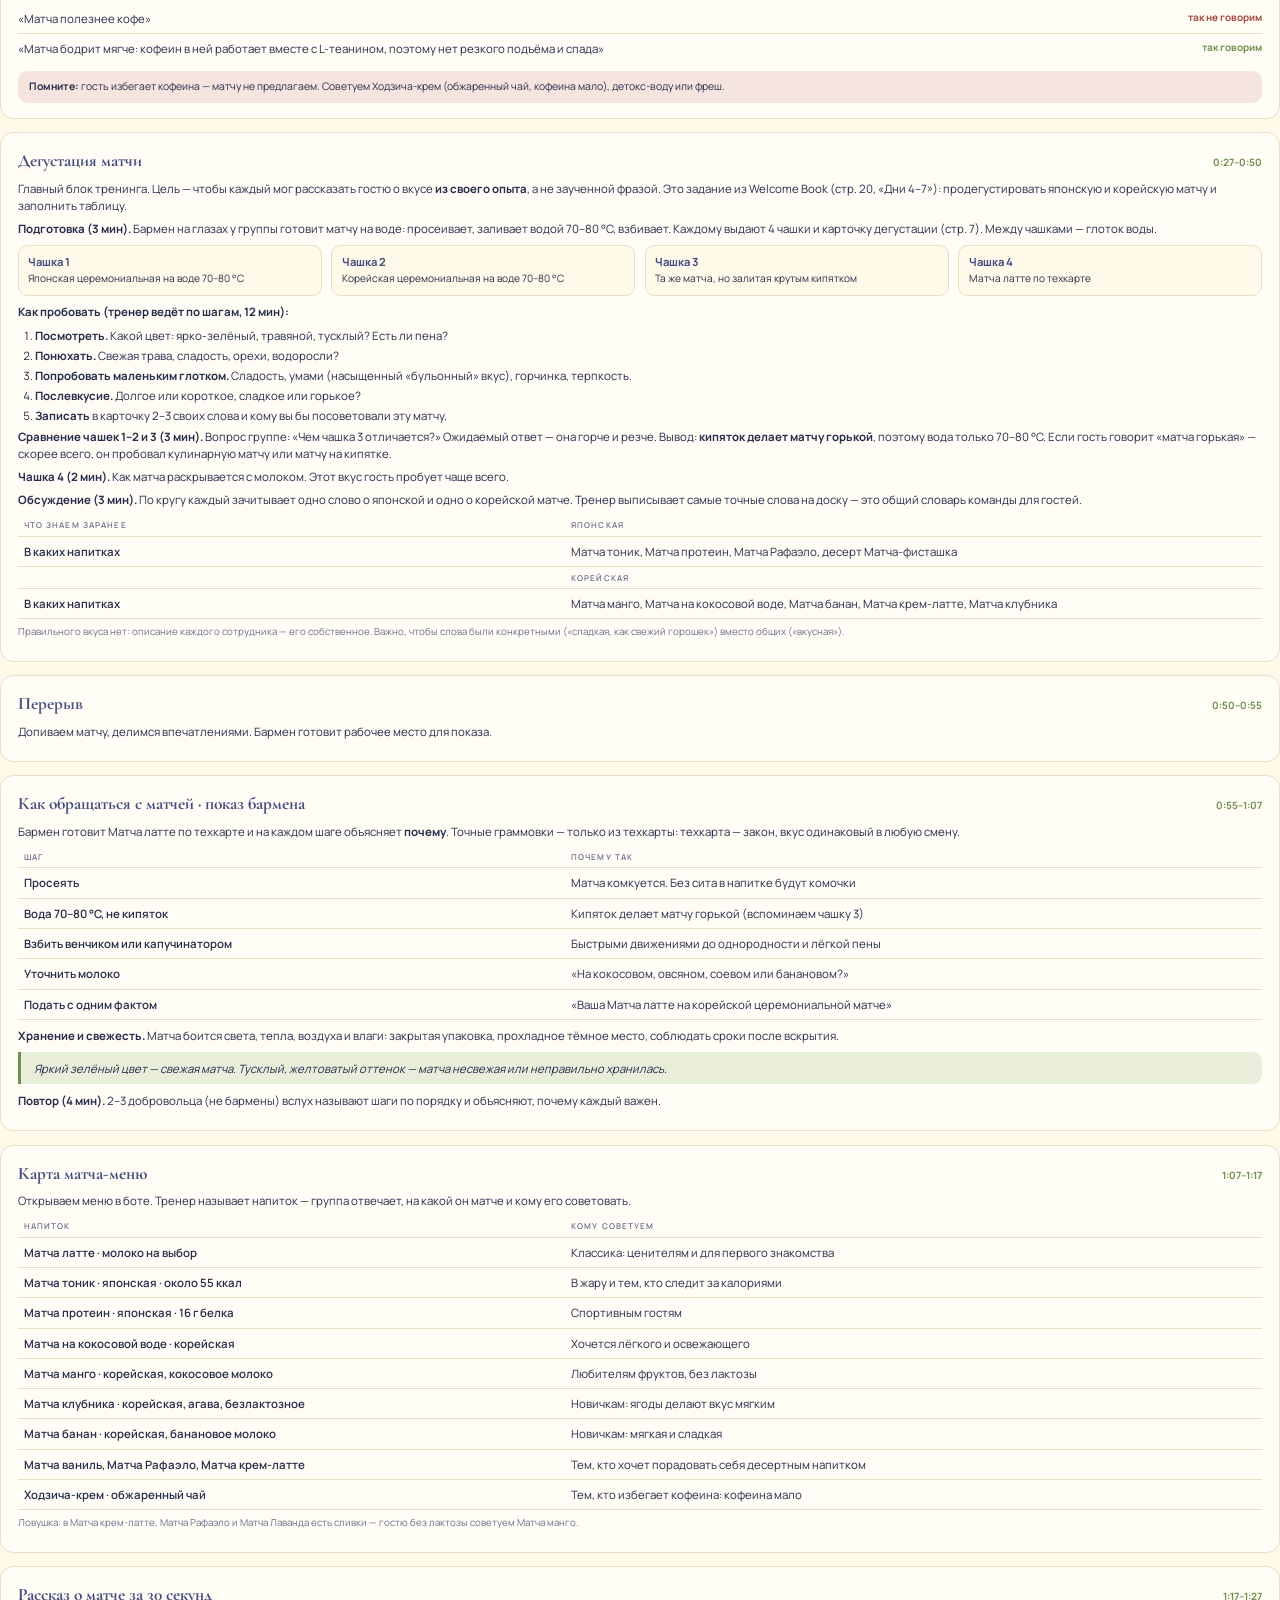
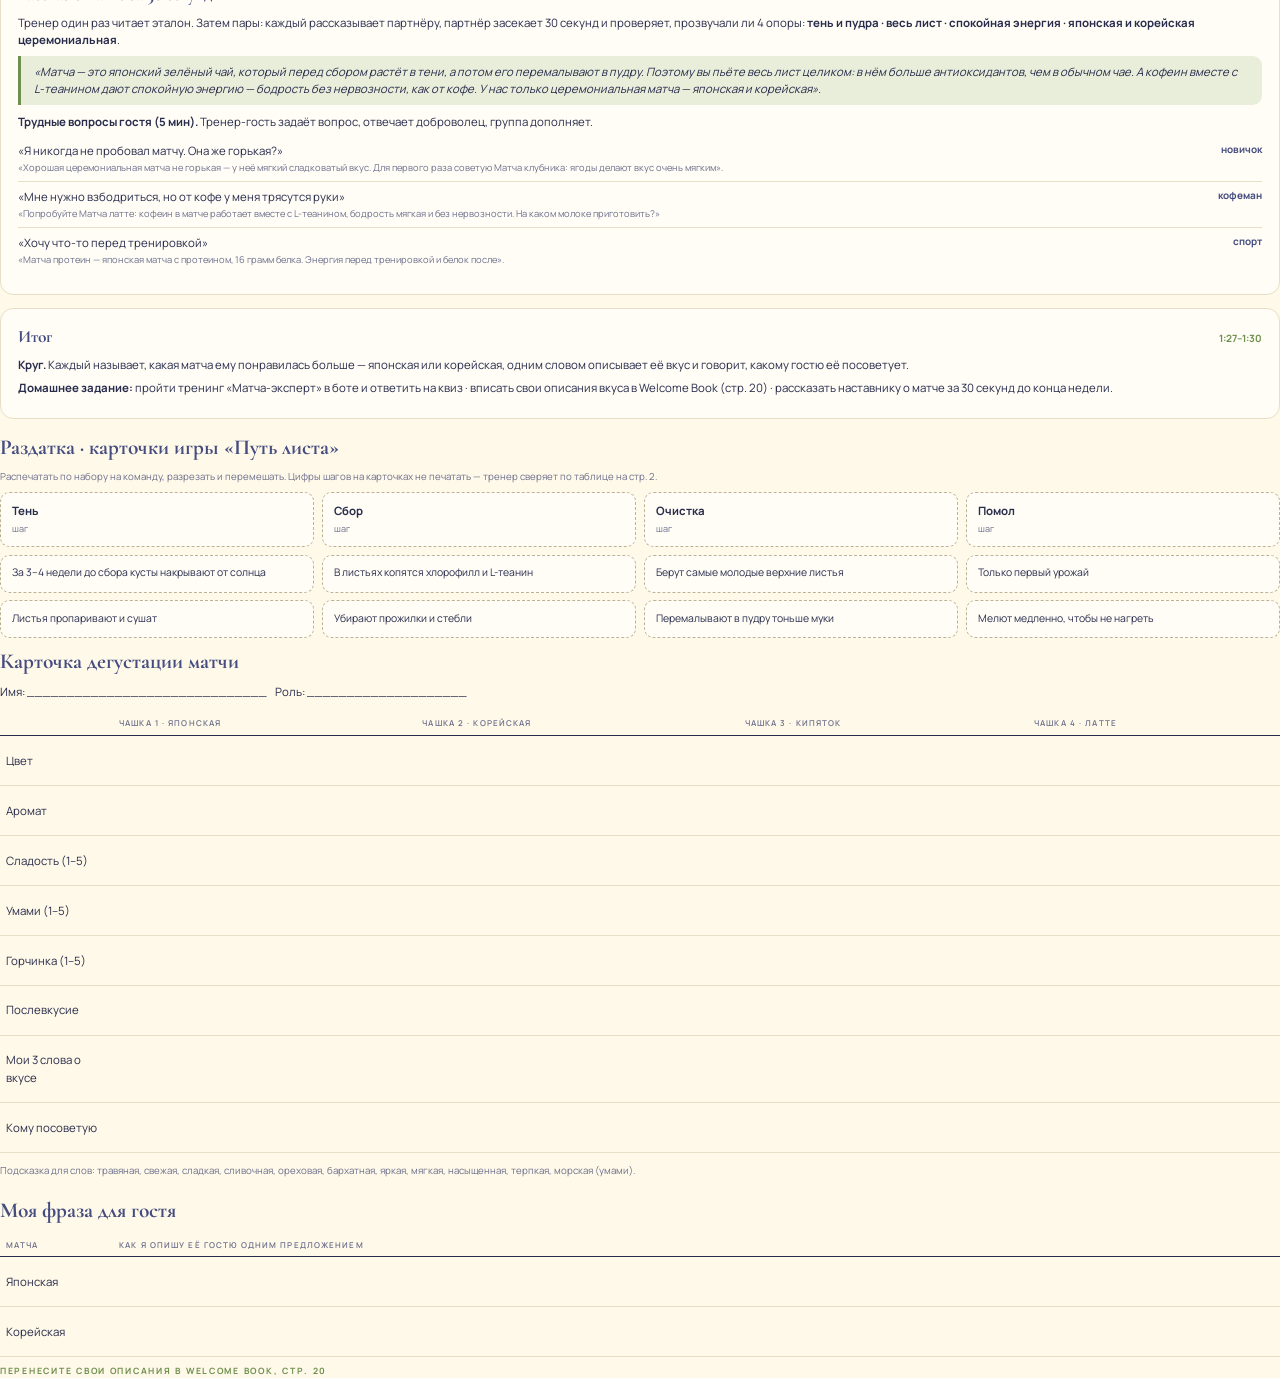
<file: academy/plans/plan_3_matcha.html>
<!DOCTYPE html>
<html lang="ru">
<head>
<meta charset="utf-8">
<title>План тренинга — Матча-эксперт</title>
<link href="https://fonts.googleapis.com/css2?family=Cormorant+Garamond:ital,wght@0,500;0,600;0,700;1,500&family=Manrope:wght@400;500;600;700&display=block" rel="stylesheet">
<style>
:root{--brand:#454C7F;--ink:#292D4C;--cream:#FFF9E9;--paper:#FFFDF6;--matcha:#6F8F4E;--matcha-soft:#E9EEDB;
--brand-soft:#E6E7F1;--line:#E6DEC6;--muted:#6C6F8C;--red:#A5483F;--red-soft:#F6E4DF}
@page{size:A4;margin:14mm 14mm 16mm;background:#FFF9E9;
 @bottom-left{content:"Академия Matcha Club · План тренинга";font:6.5pt 'Manrope',sans-serif;color:#6C6F8C;letter-spacing:.14em;text-transform:uppercase}
 @bottom-right{content:counter(page);font:7pt 'Manrope',sans-serif;color:#6C6F8C}}
*{box-sizing:border-box;margin:0;padding:0}
html,body{background:var(--cream)}
body{font-family:'Manrope',Arial,sans-serif;color:var(--ink);font-size:8.6pt;line-height:1.5;-webkit-print-color-adjust:exact;print-color-adjust:exact}
h1,h2,h3{font-family:'Cormorant Garamond',Georgia,serif;font-weight:700;color:var(--brand)}
b{font-weight:700}
.page{break-after:page}
.page:last-child{break-after:auto}
/* шапка */
.hero{background:var(--brand);color:var(--cream);border-radius:5mm;padding:8mm 8mm 7mm}
.hero .k{font-size:6.5pt;letter-spacing:.24em;text-transform:uppercase;opacity:.8;margin-bottom:2mm}
.hero h1{color:var(--cream);font-size:27pt;line-height:1.05;margin-bottom:5mm}
.facts{display:grid;grid-template-columns:repeat(4,1fr);gap:2.5mm}
.fact{background:rgba(255,249,233,.12);border-radius:2.5mm;padding:2.5mm 3mm}
.fact b{display:block;font-size:10pt;line-height:1.25}
.fact span{font-size:7pt;opacity:.8}
h2.sec{font-size:16pt;margin:4.5mm 0 1.5mm}
/* тайминг */
table{width:100%;border-collapse:collapse}
.timing th{font-size:6pt;letter-spacing:.16em;text-transform:uppercase;color:var(--muted);text-align:left;font-weight:600;padding:1.5mm 1.5mm;border-bottom:1px solid var(--line)}
.timing td{padding:1.6mm 1.5mm;border-bottom:1px solid var(--line);vertical-align:top;font-size:7.8pt}
.timing td:first-child{color:var(--matcha);font-weight:700;white-space:nowrap}
.timing td:nth-child(2){font-weight:700;width:30mm}
.timing td:last-child{color:var(--muted);width:24mm}
.timing tr.hl td{background:var(--matcha-soft)}
.timing tr.brk td{background:var(--brand-soft);font-weight:600}
.prep{margin-top:4mm;background:var(--red-soft);border-radius:3mm;padding:3mm 4mm;font-size:7.8pt}
/* блоки сценария */
h1.big{font-size:21pt;margin-bottom:3mm}
.block{background:var(--paper);border:1px solid var(--line);border-radius:3.5mm;padding:4mm 4.5mm;margin-bottom:3.5mm;break-inside:avoid}
.block.split{break-inside:auto}
.bh{display:flex;justify-content:space-between;align-items:baseline;margin-bottom:1.5mm}
.bh h3{font-size:13pt}
.bh .t{color:var(--matcha);font-weight:700;font-size:7.5pt;white-space:nowrap}
.block p{margin-bottom:1.6mm}
.q{border-left:3px solid var(--matcha);background:var(--matcha-soft);padding:2mm 3.5mm;border-radius:0 2.5mm 2.5mm 0;margin:2mm 0;font-style:italic}
.list{margin:1.5mm 0}
.list.two{display:grid;grid-template-columns:1fr 1fr;column-gap:6mm}
.list.two .it{border-bottom:1px solid var(--line)!important}
.list.two .it .tag{white-space:normal;text-align:right;font-weight:600}
.list .it{display:grid;grid-template-columns:1fr auto;gap:3mm;padding:1.6mm 0;border-bottom:1px solid var(--line);break-inside:avoid}
.list .it:last-child{border-bottom:0}
.list .it small{display:block;color:var(--muted);font-size:7pt;margin-top:.5mm}
.tag{font-weight:700;font-size:7.5pt;white-space:nowrap}
.tag.g{color:var(--matcha)}.tag.r{color:var(--red)}.tag.b{color:var(--brand)}
.grid2{display:grid;grid-template-columns:1fr 1fr;gap:3mm}
.grid3{display:grid;grid-template-columns:1fr 1fr 1fr;gap:3mm}
.col h4{font-size:7pt;letter-spacing:.12em;text-transform:uppercase;margin-bottom:1mm}
.col h4.g{color:var(--matcha)}.col h4.r{color:var(--red)}.col h4.b{color:var(--brand)}
.col ol,.col ul,.block ul,.block ol{margin-left:4.5mm}
.col li,.block li{margin-bottom:.8mm}
.kv th{font-size:6pt;letter-spacing:.14em;text-transform:uppercase;color:var(--muted);text-align:left;font-weight:600;padding:1.2mm 1.5mm;border-bottom:1px solid var(--line)}
.kv td{padding:1.6mm 1.5mm;border-bottom:1px solid var(--line);vertical-align:top}
.kv td:first-child{font-weight:600;width:44%}
.note{font-size:7.3pt;color:var(--muted);margin-top:1.5mm}
.warn{background:var(--red-soft);border-radius:2.5mm;padding:2.2mm 3mm;margin-top:2mm;font-size:7.8pt}
/* раздатка */
.cards{display:grid;grid-template-columns:repeat(4,1fr);gap:2mm;margin-bottom:2mm}
.cards.c3{grid-template-columns:repeat(3,1fr)}
.card{border:1px dashed #BDB394;border-radius:2.5mm;padding:2.5mm 3mm;min-height:10mm;background:var(--paper);font-size:7.8pt;break-inside:avoid}
.card b{display:block;font-size:8.6pt;margin-bottom:.5mm}
.card small{color:var(--muted);font-size:6.8pt}
.sheet th{font-size:6pt;letter-spacing:.14em;text-transform:uppercase;color:var(--muted);text-align:left;font-weight:600;padding:1.5mm;border-bottom:1px solid var(--ink)}
.sheet td{padding:2.6mm 1.5mm;border-bottom:1px solid var(--line)}
.foot{font-size:6.5pt;letter-spacing:.2em;text-transform:uppercase;color:var(--matcha);font-weight:700;margin-top:2mm}

.sheet.tall td{padding:4.2mm 1.5mm}
.cup{display:grid;grid-template-columns:repeat(4,1fr);gap:2.5mm;margin:2mm 0}
.cup div{border:1px solid var(--line);border-radius:2.5mm;padding:2.2mm 2.5mm;background:var(--cream);font-size:7.6pt}
.cup b{display:block;color:var(--brand);font-size:8.4pt}
</style>
</head>
<body>

<!-- =============== СТР. 1: ОБЗОР =============== -->
<section class="page">
  <div class="hero">
    <div class="k">План тренинга · Тренинг 3</div>
    <h1>Матча-эксперт</h1>
    <div class="facts">
      <div class="fact"><b>90 минут</b><span>с перерывом 5 мин</span></div>
      <div class="fact"><b>Кассиры, бармены, официанты</b><span>вся смена вместе</span></div>
      <div class="fact"><b>Дегустация</b><span>японская и корейская церемониальная матча</span></div>
      <div class="fact"><b>Формат</b><span>игра, разбор, дегустация, показ бармена, практика</span></div>
    </div>
  </div>

  <h2 class="sec">Цель тренинга</h2>
  <p>По Welcome Book, глава 04 «Матча». После тренинга каждый сотрудник: объясняет, чем матча отличается от обычного зелёного чая;
  знает 4 шага производства; своими словами описывает вкус японской и корейской матчи <b>по собственной дегустации</b>; знает, на какой
  матче каждый напиток меню; рассказывает о матче за 30 секунд и отвечает на вопрос «Чем матча лучше кофе?».</p>

  <h2 class="sec">Тайминг</h2>
  <table class="timing">
    <tr><th>Время</th><th>Блок</th><th>Что происходит</th><th>Формат</th></tr>
    <tr class="hl"><td>0:00–0:10</td><td>Игра «Путь листа»</td><td>Команды на скорость собирают путь матчи от куста до чашки из перемешанных карточек</td><td>3 команды, на время</td></tr>
    <tr><td>0:10–0:20</td><td>Что такое матча и как её делают (модули 1–2)</td><td>Разбор игры: тень, сбор, очистка, помол. Почему матча стоит дорого</td><td>Мини-лекция</td></tr>
    <tr><td>0:20–0:27</td><td>Спокойная энергия (4)</td><td>Матча и кофе: кофеин + L-теанин. Как сказать без «полезнее»</td><td>Мини-лекция, вопросы</td></tr>
    <tr class="hl"><td>0:27–0:50</td><td>Дегустация (3)</td><td>4 чашки: японская и корейская на воде, матча на кипятке, матча латте. Каждый заполняет карточку дегустации</td><td>Все вместе, карточки</td></tr>
    <tr class="brk"><td>0:50–0:55</td><td colspan="3">Перерыв — допить матчу, обсудить впечатления</td></tr>
    <tr><td>0:55–1:07</td><td>Как обращаться с матчей (5)</td><td>Бармен показывает по техкарте: просеять, вода 70–80 °C, взбить. Хранение и свежесть</td><td>Показ + повтор</td></tr>
    <tr><td>1:07–1:17</td><td>Карта матча-меню (7)</td><td>Какой напиток на какой матче и кому его советовать</td><td>Разбор по меню в боте</td></tr>
    <tr><td>1:17–1:27</td><td>Рассказ о матче за 30 секунд (6, 8)</td><td>Каждый рассказывает в паре, затем 3 трудных вопроса гостя</td><td>Пары, практика</td></tr>
    <tr><td>1:27–1:30</td><td>Итог</td><td>Каждый называет свою матчу и кому её посоветует, домашнее задание</td><td>Круг</td></tr>
  </table>

  <div class="prep"><b>Подготовить заранее:</b> распечатанные и разрезанные карточки «Путь листа» — по набору на команду (стр. 6) ·
  карточки дегустации — по одной на человека (стр. 7) и ручки · японскую и корейскую церемониальную матчу (свежие, закрытые упаковки) ·
  чайник и термометр (вода 70–80 °C) + кипяток для чашки 3 · сито, венчик (часэн) или капучинатор · маленькие прозрачные или белые
  чашки по 4 на человека, подписанные 1–4 · питьевую воду для нейтрализации вкуса между чашками · молоко для Матча латте ·
  телефоны с ботом Matcha Club · техкарту Матча латте для показа бармена · небольшой приз команде, победившей в игре.
  <br><b>Бармену до тренинга:</b> подготовить рабочее место и порции матчи для 4 чашек на каждого участника.</div>
</section>

<!-- =============== СТР. 2 =============== -->
<section class="page">
  <h1 class="big">Подробный сценарий</h1>

  <div class="block">
    <div class="bh"><h3>Игра «Путь листа: от куста до чашки»</h3><span class="t">0:00–0:10</span></div>
    <p>Делим группу на 3 команды (рассчитаться «тень — лист — пудра»). Каждая команда получает перемешанный набор из 12 карточек (стр. 6):
    4 карточки-шага и 8 карточек-фактов. За <b>4 минуты</b> нужно выложить на столе линию из 4 шагов по порядку и прикрепить к каждому шагу
    его 2 факта. Подсказывать в боте нельзя.</p>
    <p><b>Подсчёт:</b> 1 балл за каждый шаг на своём месте (макс. 4) и 1 балл за каждый верно прикреплённый факт (макс. 8). Ничья — побеждает
    команда, которая закончила первой. Приз — команде с наибольшим числом баллов.</p>
    <table class="kv">
      <tr><th>Шаг · по порядку</th><th>Его факты</th></tr>
      <tr><td>1. Тень</td><td>За 3–4 недели до сбора кусты накрывают от солнца · В листьях копятся хлорофилл и L-теанин — яркий цвет и сладковатый вкус</td></tr>
      <tr><td>2. Сбор</td><td>Берут самые молодые верхние листья · Только первый урожай — для церемониальной матчи</td></tr>
      <tr><td>3. Очистка</td><td>Листья пропаривают и сушат · Убирают прожилки и стебли</td></tr>
      <tr><td>4. Помол</td><td>Лист перемалывают в пудру тоньше муки · Мелют медленно, чтобы не нагреть и не испортить вкус</td></tr>
    </table>
    <p class="note">Это единственная игра тренинга. Дальше — разбор, дегустация и практика без баллов.</p>
  </div>

  <div class="block">
    <div class="bh"><h3>Что такое матча и как её делают</h3><span class="t">0:10–0:20</span></div>
    <p>Тренер разбирает правильную линию из игры, двигаясь по шагам. Затем главная мысль:</p>
    <div class="q">Матча — это зелёный чай, перетёртый в тончайший порошок. Обычный чай — настой листа. Матча — сам лист.</div>
    <ul>
      <li>Пьём <b>весь лист целиком</b>, поэтому антиоксидантов больше, чем в обычном заваренном зелёном чае.</li>
      <li>Тень даёт яркий зелёный цвет и вкус умами без горечи.</li>
      <li>Процесс долгий и точный — отсюда цена хорошей матчи.</li>
    </ul>
    <p><b>Вопрос группе:</b> «Гость спрашивает: почему у вас матча дороже, чем в других кофейнях?» Собрать 2–3 ответа, подвести к формулировке:</p>
    <div class="q">«Мы используем только церемониальную матчу — высший сорт из молодых листьев первого урожая, японскую и корейскую. Её выращивают в тени
    и медленно перемалывают — отсюда яркий цвет и вкус без горечи».</div>
  </div>

  <div class="block">
    <div class="bh"><h3>Спокойная энергия: матча и кофе</h3><span class="t">0:20–0:27</span></div>
    <p>В матче <b>есть кофеин</b>. Но он работает вместе с <b>L-теанином</b> — аминокислотой, которая даёт спокойную сосредоточенность.</p>
    <div class="grid2">
      <div class="col"><h4 class="r">Кофе</h4><p>Быстрый подъём и такой же быстрый спад.</p></div>
      <div class="col"><h4 class="g">Матча</h4><p>Бодрость мягче, держится дольше, без нервозности.</p></div>
    </div>
    <div class="list">
      <div class="it"><span>«Матча полезнее кофе»</span><span class="tag r">так не говорим</span></div>
      <div class="it"><span>«Матча бодрит мягче: кофеин в ней работает вместе с L-теанином, поэтому нет резкого подъёма и спада»</span><span class="tag g">так говорим</span></div>
    </div>
    <div class="warn"><b>Помните:</b> гость избегает кофеина — матчу не предлагаем. Советуем Ходзича-крем (обжаренный чай, кофеина мало), детокс-воду или фреш.</div>
  </div>

  <div class="block">
    <div class="bh"><h3>Дегустация матчи</h3><span class="t">0:27–0:50</span></div>
    <p>Главный блок тренинга. Цель — чтобы каждый мог рассказать гостю о вкусе <b>из своего опыта</b>, а не заученной фразой.
    Это задание из Welcome Book (стр. 20, «Дни 4–7»): продегустировать японскую и корейскую матчу и заполнить таблицу.</p>

    <p><b>Подготовка (3 мин).</b> Бармен на глазах у группы готовит матчу на воде: просеивает, заливает водой 70–80 °C, взбивает. Каждому
    выдают 4 чашки и карточку дегустации (стр. 7). Между чашками — глоток воды.</p>

    <div class="cup">
      <div><b>Чашка 1</b>Японская церемониальная на воде 70–80 °C</div>
      <div><b>Чашка 2</b>Корейская церемониальная на воде 70–80 °C</div>
      <div><b>Чашка 3</b>Та же матча, но залитая крутым кипятком</div>
      <div><b>Чашка 4</b>Матча латте по техкарте</div>
    </div>

    <p><b>Как пробовать (тренер ведёт по шагам, 12 мин):</b></p>
    <ol>
      <li><b>Посмотреть.</b> Какой цвет: ярко-зелёный, травяной, тусклый? Есть ли пена?</li>
      <li><b>Понюхать.</b> Свежая трава, сладость, орехи, водоросли?</li>
      <li><b>Попробовать маленьким глотком.</b> Сладость, умами (насыщенный «бульонный» вкус), горчинка, терпкость.</li>
      <li><b>Послевкусие.</b> Долгое или короткое, сладкое или горькое?</li>
      <li><b>Записать</b> в карточку 2–3 своих слова и кому вы бы посоветовали эту матчу.</li>
    </ol>

    <p><b>Сравнение чашек 1–2 и 3 (3 мин).</b> Вопрос группе: «Чем чашка 3 отличается?» Ожидаемый ответ — она горче и резче.
    Вывод: <b>кипяток делает матчу горькой</b>, поэтому вода только 70–80 °C. Если гость говорит «матча горькая» — скорее всего, он пробовал
    кулинарную матчу или матчу на кипятке.</p>

    <p><b>Чашка 4 (2 мин).</b> Как матча раскрывается с молоком. Этот вкус гость пробует чаще всего.</p>

    <p><b>Обсуждение (3 мин).</b> По кругу каждый зачитывает одно слово о японской и одно о корейской матче. Тренер выписывает самые
    точные слова на доску — это общий словарь команды для гостей.</p>

    <table class="kv">
      <tr><th>Что знаем заранее</th><th>Японская</th></tr>
      <tr><td>В каких напитках</td><td>Матча тоник, Матча протеин, Матча Рафаэло, десерт Матча-фисташка</td></tr>
      <tr><th></th><th>Корейская</th></tr>
      <tr><td>В каких напитках</td><td>Матча манго, Матча на кокосовой воде, Матча банан, Матча крем-латте, Матча клубника</td></tr>
    </table>
    <p class="note">Правильного вкуса нет: описание каждого сотрудника — его собственное. Важно, чтобы слова были конкретными
    («сладкая, как свежий горошек») вместо общих («вкусная»).</p>
  </div>

  <div class="block">
    <div class="bh"><h3>Перерыв</h3><span class="t">0:50–0:55</span></div>
    <p>Допиваем матчу, делимся впечатлениями. Бармен готовит рабочее место для показа.</p>
  </div>

  <div class="block">
    <div class="bh"><h3>Как обращаться с матчей · показ бармена</h3><span class="t">0:55–1:07</span></div>
    <p>Бармен готовит Матча латте по техкарте и на каждом шаге объясняет <b>почему</b>. Точные граммовки — только из техкарты:
    техкарта — закон, вкус одинаковый в любую смену.</p>
    <table class="kv">
      <tr><th>Шаг</th><th>Почему так</th></tr>
      <tr><td>Просеять</td><td>Матча комкуется. Без сита в напитке будут комочки</td></tr>
      <tr><td>Вода 70–80 °C, не кипяток</td><td>Кипяток делает матчу горькой (вспоминаем чашку 3)</td></tr>
      <tr><td>Взбить венчиком или капучинатором</td><td>Быстрыми движениями до однородности и лёгкой пены</td></tr>
      <tr><td>Уточнить молоко</td><td>«На кокосовом, овсяном, соевом или банановом?»</td></tr>
      <tr><td>Подать с одним фактом</td><td>«Ваша Матча латте на корейской церемониальной матче»</td></tr>
    </table>
    <p style="margin-top:2mm"><b>Хранение и свежесть.</b> Матча боится света, тепла, воздуха и влаги: закрытая упаковка, прохладное тёмное место,
    соблюдать сроки после вскрытия.</p>
    <div class="q">Яркий зелёный цвет — свежая матча. Тусклый, желтоватый оттенок — матча несвежая или неправильно хранилась.</div>
    <p><b>Повтор (4 мин).</b> 2–3 добровольца (не бармены) вслух называют шаги по порядку и объясняют, почему каждый важен.</p>
  </div>

  <div class="block">
    <div class="bh"><h3>Карта матча-меню</h3><span class="t">1:07–1:17</span></div>
    <p>Открываем меню в боте. Тренер называет напиток — группа отвечает, на какой он матче и кому его советовать.</p>
    <table class="kv">
      <tr><th>Напиток</th><th>Кому советуем</th></tr>
      <tr><td>Матча латте · молоко на выбор</td><td>Классика: ценителям и для первого знакомства</td></tr>
      <tr><td>Матча тоник · японская · около 55 ккал</td><td>В жару и тем, кто следит за калориями</td></tr>
      <tr><td>Матча протеин · японская · 16 г белка</td><td>Спортивным гостям</td></tr>
      <tr><td>Матча на кокосовой воде · корейская</td><td>Хочется лёгкого и освежающего</td></tr>
      <tr><td>Матча манго · корейская, кокосовое молоко</td><td>Любителям фруктов, без лактозы</td></tr>
      <tr><td>Матча клубника · корейская, агава, безлактозное</td><td>Новичкам: ягоды делают вкус мягким</td></tr>
      <tr><td>Матча банан · корейская, банановое молоко</td><td>Новичкам: мягкая и сладкая</td></tr>
      <tr><td>Матча ваниль, Матча Рафаэло, Матча крем-латте</td><td>Тем, кто хочет порадовать себя десертным напитком</td></tr>
      <tr><td>Ходзича-крем · обжаренный чай</td><td>Тем, кто избегает кофеина: кофеина мало</td></tr>
    </table>
    <p class="note">Ловушка: в Матча крем-латте, Матча Рафаэло и Матча Лаванда есть сливки — гостю без лактозы советуем Матча манго.</p>
  </div>

  <div class="block">
    <div class="bh"><h3>Рассказ о матче за 30 секунд</h3><span class="t">1:17–1:27</span></div>
    <p>Тренер один раз читает эталон. Затем пары: каждый рассказывает партнёру, партнёр засекает 30 секунд и проверяет, прозвучали ли
    4 опоры: <b>тень и пудра · весь лист · спокойная энергия · японская и корейская церемониальная</b>.</p>
    <div class="q">«Матча — это японский зелёный чай, который перед сбором растёт в тени, а потом его перемалывают в пудру. Поэтому вы пьёте
    весь лист целиком: в нём больше антиоксидантов, чем в обычном чае. А кофеин вместе с L-теанином дают спокойную энергию — бодрость без
    нервозности, как от кофе. У нас только церемониальная матча — японская и корейская».</div>
    <p><b>Трудные вопросы гостя (5 мин).</b> Тренер-гость задаёт вопрос, отвечает доброволец, группа дополняет.</p>
    <div class="list">
      <div class="it"><span>«Я никогда не пробовал матчу. Она же горькая?»<small>«Хорошая церемониальная матча не горькая — у неё мягкий сладковатый вкус. Для первого раза советую Матча клубника: ягоды делают вкус очень мягким».</small></span><span class="tag b">новичок</span></div>
      <div class="it"><span>«Мне нужно взбодриться, но от кофе у меня трясутся руки»<small>«Попробуйте Матча латте: кофеин в матче работает вместе с L-теанином, бодрость мягкая и без нервозности. На каком молоке приготовить?»</small></span><span class="tag b">кофеман</span></div>
      <div class="it"><span>«Хочу что-то перед тренировкой»<small>«Матча протеин — японская матча с протеином, 16 грамм белка. Энергия перед тренировкой и белок после».</small></span><span class="tag b">спорт</span></div>
    </div>
  </div>

  <div class="block">
    <div class="bh"><h3>Итог</h3><span class="t">1:27–1:30</span></div>
    <p><b>Круг.</b> Каждый называет, какая матча ему понравилась больше — японская или корейская, одним словом описывает её вкус и
    говорит, какому гостю её посоветует.</p>
    <p><b>Домашнее задание:</b> пройти тренинг «Матча-эксперт» в боте и ответить на квиз · вписать свои описания вкуса в Welcome Book
    (стр. 20) · рассказать наставнику о матче за 30 секунд до конца недели.</p>
  </div>

</section>

<!-- =============== СТР. 6: КАРТОЧКА ДЕГУСТАЦИИ =============== -->
<section class="page">
    <h2 class="sec" style="margin-top:0">Раздатка · карточки игры «Путь листа»</h2>
  <p class="note" style="margin-bottom:2mm">Распечатать по набору на команду, разрезать и перемешать. Цифры шагов на карточках не печатать — тренер сверяет по таблице на стр. 2.</p>
  <div class="cards">
    <div class="card"><b>Тень</b><small>шаг</small></div>
    <div class="card"><b>Сбор</b><small>шаг</small></div>
    <div class="card"><b>Очистка</b><small>шаг</small></div>
    <div class="card"><b>Помол</b><small>шаг</small></div>
    <div class="card">За 3–4 недели до сбора кусты накрывают от солнца</div>
    <div class="card">В листьях копятся хлорофилл и L-теанин</div>
    <div class="card">Берут самые молодые верхние листья</div>
    <div class="card">Только первый урожай</div>
    <div class="card">Листья пропаривают и сушат</div>
    <div class="card">Убирают прожилки и стебли</div>
    <div class="card">Перемалывают в пудру тоньше муки</div>
    <div class="card">Мелют медленно, чтобы не нагреть</div>
  </div>

</section>

<section class="page">
  <h2 class="sec" style="margin-top:0">Карточка дегустации матчи</h2>
  <p>Имя: ______________________________ &nbsp;&nbsp; Роль: ____________________</p>
  <table class="sheet tall" style="margin-top:3mm">
    <tr><th style="width:30mm"></th><th>Чашка 1 · японская</th><th>Чашка 2 · корейская</th><th>Чашка 3 · кипяток</th><th>Чашка 4 · латте</th></tr>
    <tr><td>Цвет</td><td></td><td></td><td></td><td></td></tr>
    <tr><td>Аромат</td><td></td><td></td><td></td><td></td></tr>
    <tr><td>Сладость (1–5)</td><td></td><td></td><td></td><td></td></tr>
    <tr><td>Умами (1–5)</td><td></td><td></td><td></td><td></td></tr>
    <tr><td>Горчинка (1–5)</td><td></td><td></td><td></td><td></td></tr>
    <tr><td>Послевкусие</td><td></td><td></td><td></td><td></td></tr>
    <tr><td>Мои 3 слова о вкусе</td><td></td><td></td><td></td><td></td></tr>
    <tr><td>Кому посоветую</td><td></td><td></td><td></td><td></td></tr>
  </table>
  <p class="note" style="margin-top:3mm">Подсказка для слов: травяная, свежая, сладкая, сливочная, ореховая, бархатная, яркая, мягкая, насыщенная, терпкая, морская (умами).</p>

  <h2 class="sec">Моя фраза для гостя</h2>
  <table class="sheet tall">
    <tr><th style="width:30mm">Матча</th><th>Как я опишу её гостю одним предложением</th></tr>
    <tr><td>Японская</td><td></td></tr>
    <tr><td>Корейская</td><td></td></tr>
  </table>
  <div class="foot">Перенесите свои описания в Welcome Book, стр. 20</div>
</section>

</body>
</html>
</file>
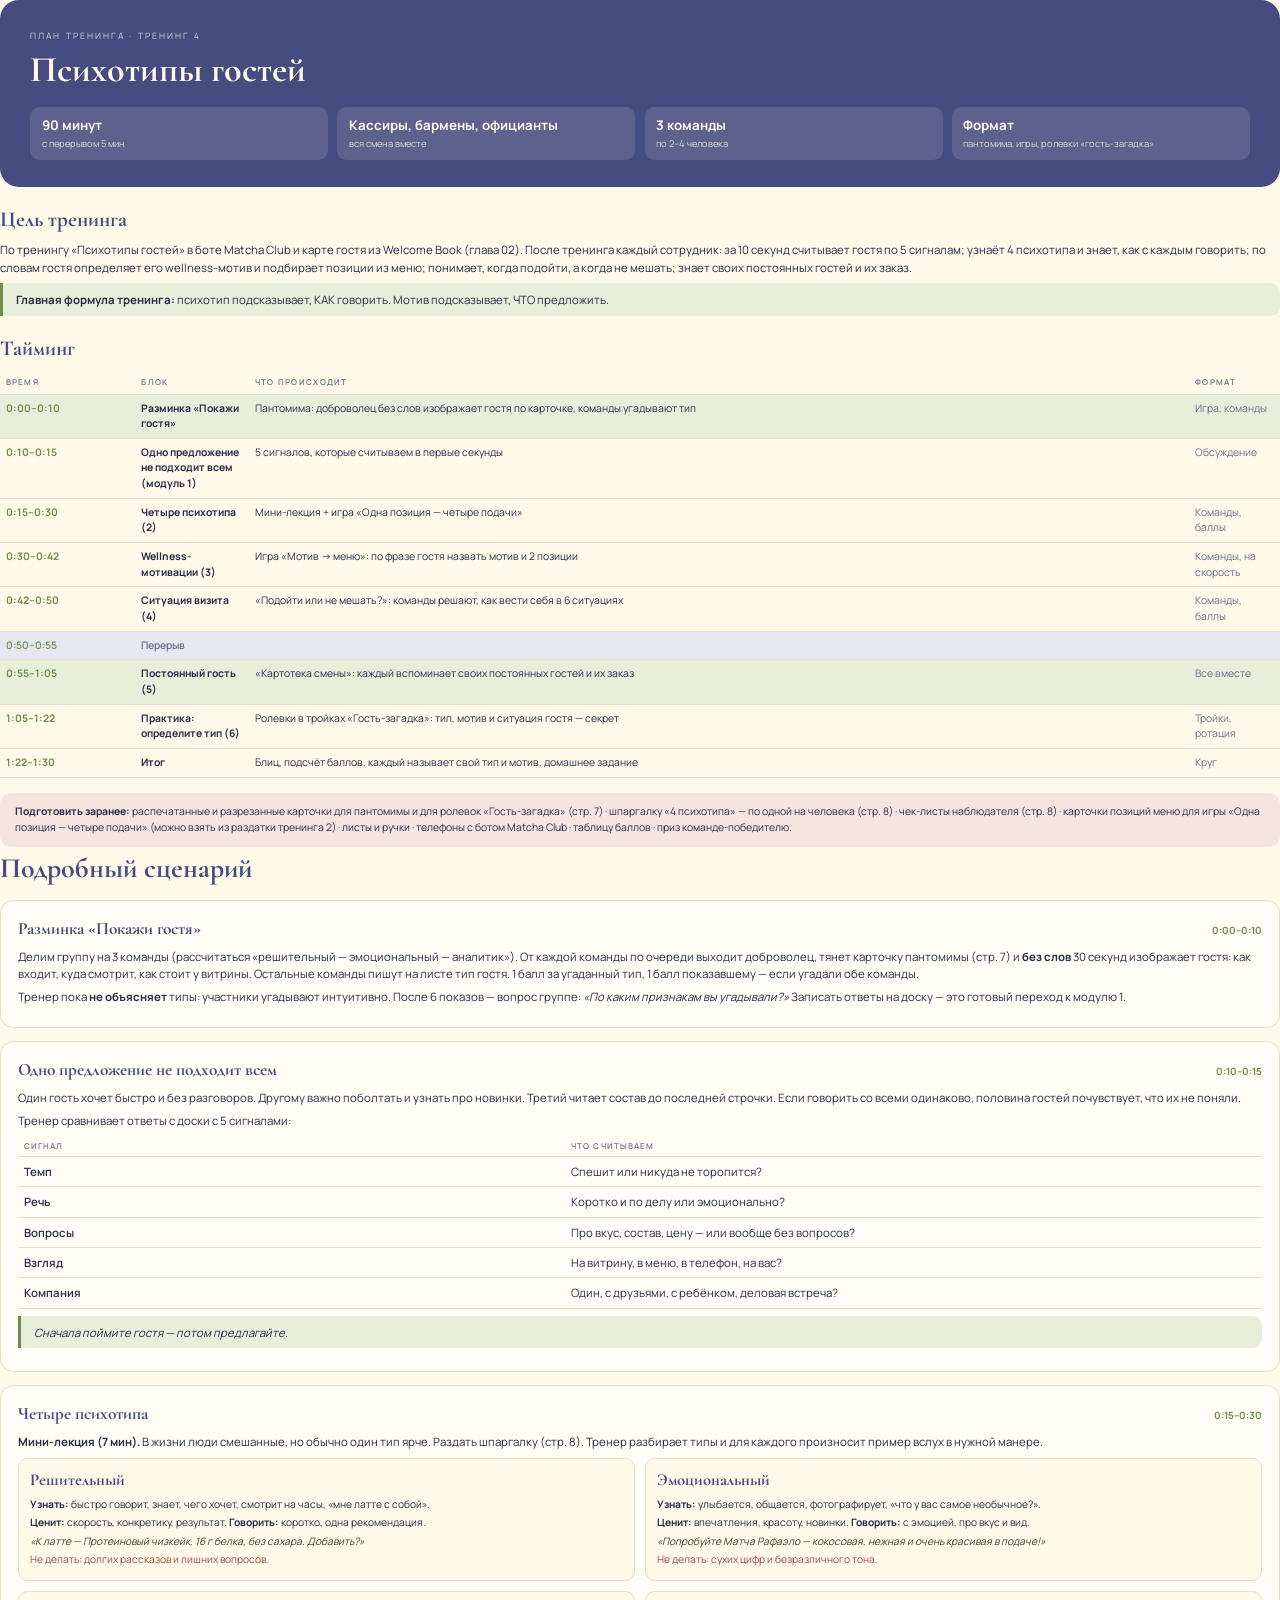
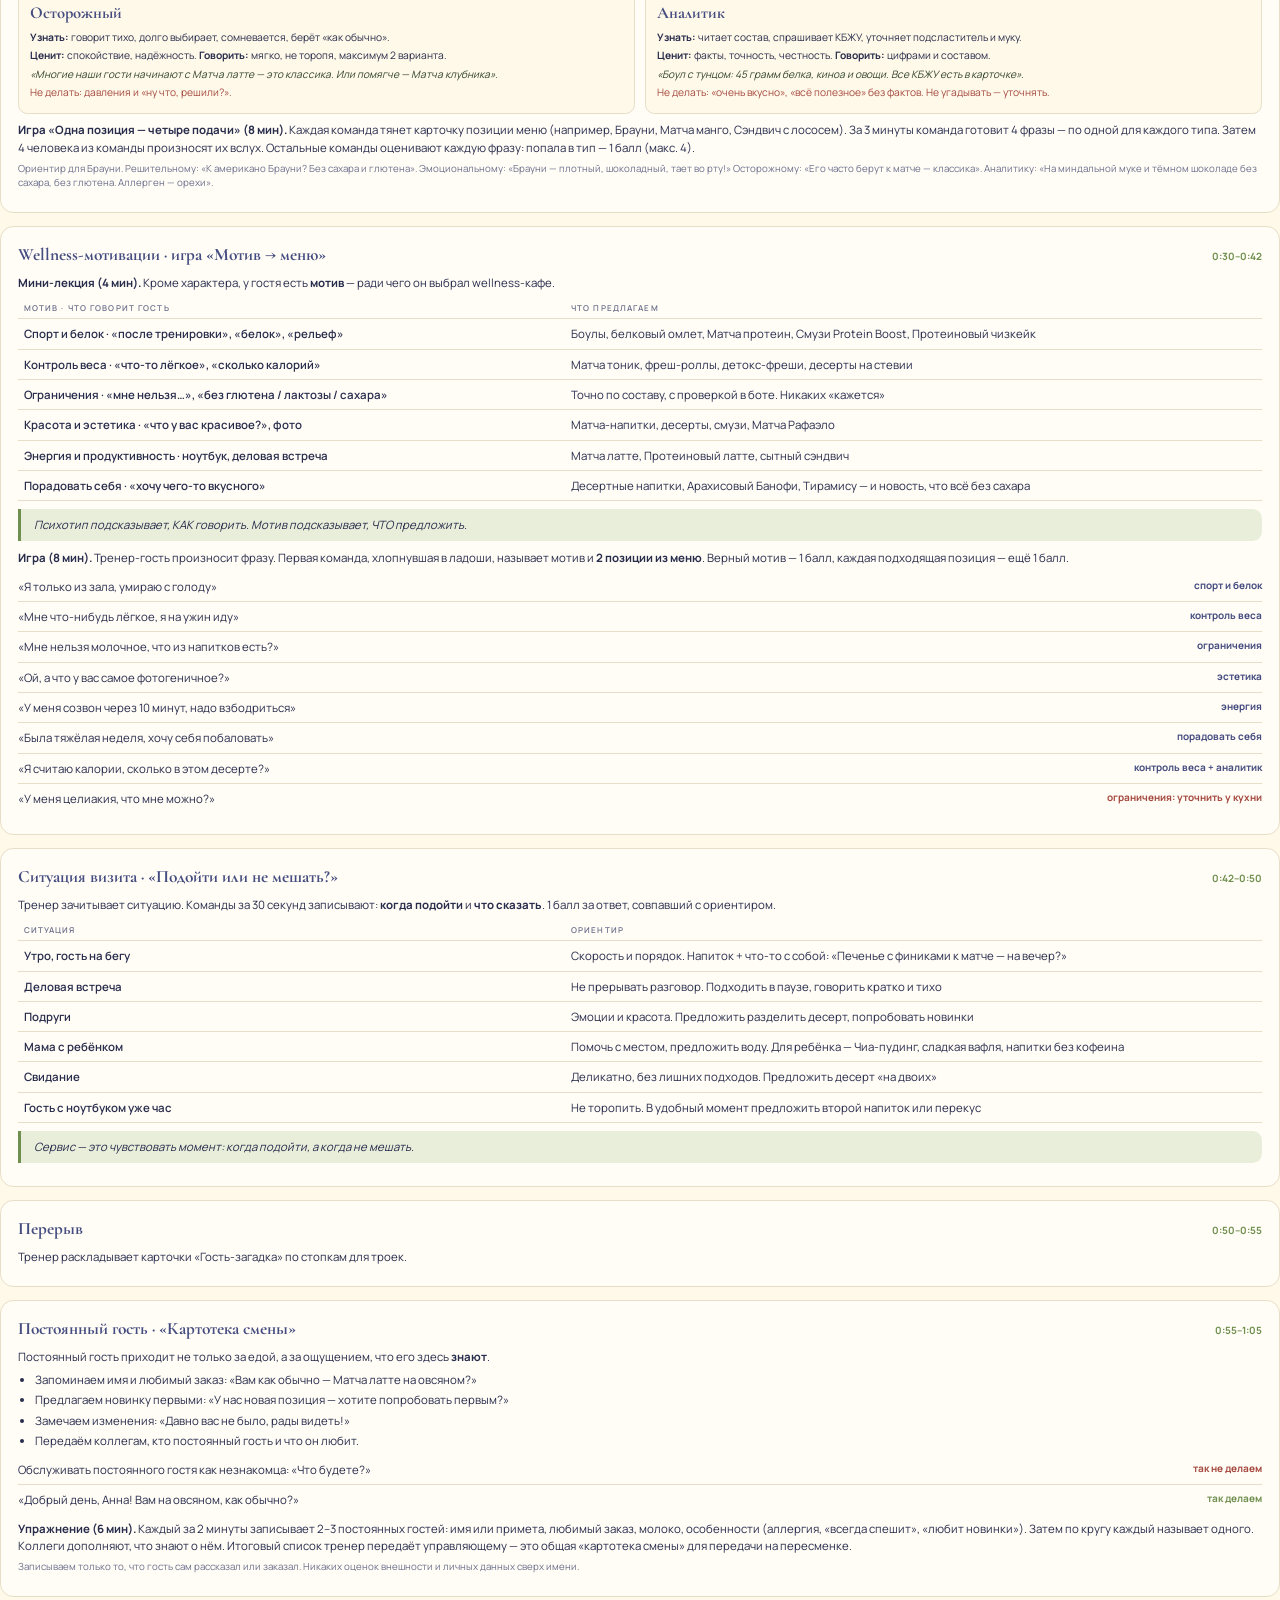
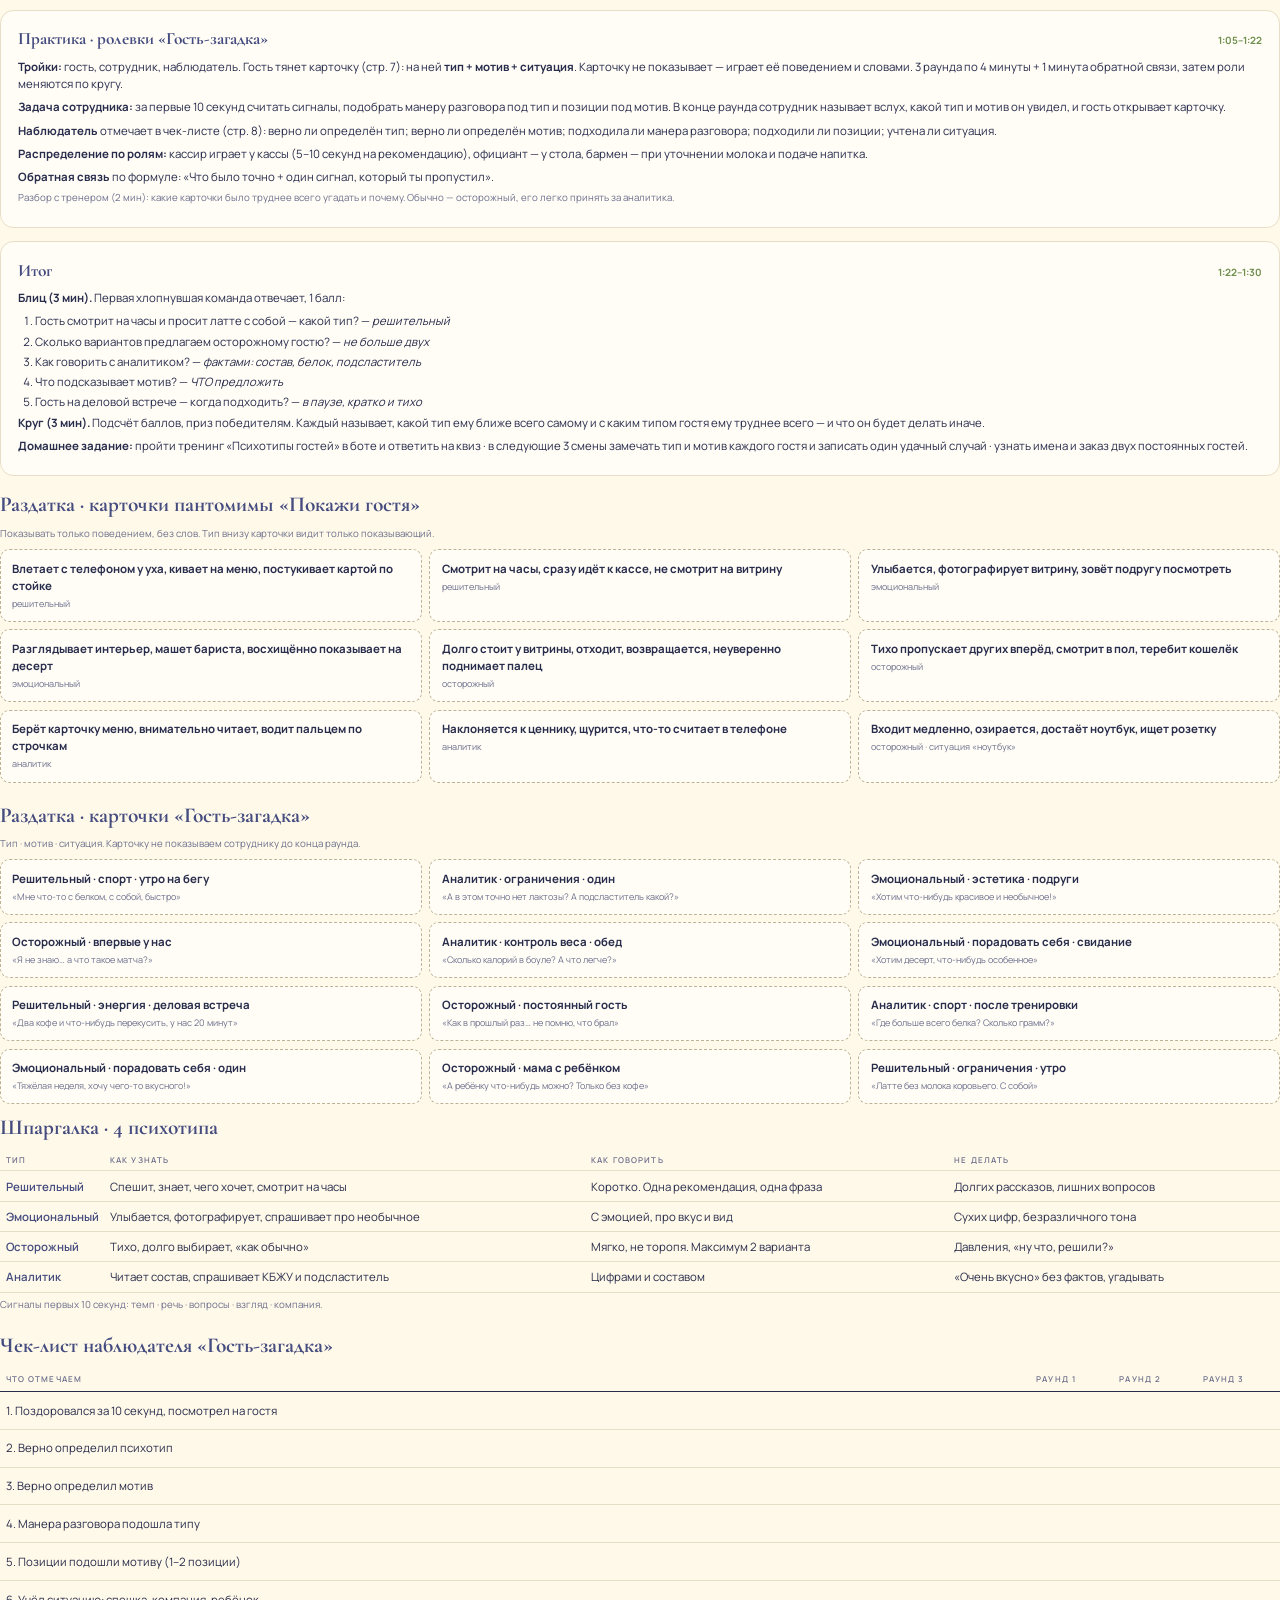
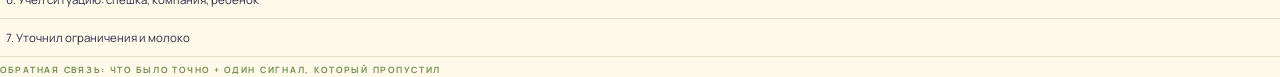
<file: academy/plans/plan_4_guest_types.html>
<!DOCTYPE html>
<html lang="ru">
<head>
<meta charset="utf-8">
<title>План тренинга — Психотипы гостей</title>
<link href="https://fonts.googleapis.com/css2?family=Cormorant+Garamond:ital,wght@0,500;0,600;0,700;1,500&family=Manrope:wght@400;500;600;700&display=block" rel="stylesheet">
<style>
:root{--brand:#454C7F;--ink:#292D4C;--cream:#FFF9E9;--paper:#FFFDF6;--matcha:#6F8F4E;--matcha-soft:#E9EEDB;
--brand-soft:#E6E7F1;--line:#E6DEC6;--muted:#6C6F8C;--red:#A5483F;--red-soft:#F6E4DF}
@page{size:A4;margin:14mm 14mm 16mm;background:#FFF9E9;
 @bottom-left{content:"Академия Matcha Club · План тренинга";font:6.5pt 'Manrope',sans-serif;color:#6C6F8C;letter-spacing:.14em;text-transform:uppercase}
 @bottom-right{content:counter(page);font:7pt 'Manrope',sans-serif;color:#6C6F8C}}
*{box-sizing:border-box;margin:0;padding:0}
html,body{background:var(--cream)}
body{font-family:'Manrope',Arial,sans-serif;color:var(--ink);font-size:8.6pt;line-height:1.5;-webkit-print-color-adjust:exact;print-color-adjust:exact}
h1,h2,h3{font-family:'Cormorant Garamond',Georgia,serif;font-weight:700;color:var(--brand)}
b{font-weight:700}
.page{break-after:page}
.page:last-child{break-after:auto}
/* шапка */
.hero{background:var(--brand);color:var(--cream);border-radius:5mm;padding:8mm 8mm 7mm}
.hero .k{font-size:6.5pt;letter-spacing:.24em;text-transform:uppercase;opacity:.8;margin-bottom:2mm}
.hero h1{color:var(--cream);font-size:27pt;line-height:1.05;margin-bottom:5mm}
.facts{display:grid;grid-template-columns:repeat(4,1fr);gap:2.5mm}
.fact{background:rgba(255,249,233,.12);border-radius:2.5mm;padding:2.5mm 3mm}
.fact b{display:block;font-size:10pt;line-height:1.25}
.fact span{font-size:7pt;opacity:.8}
h2.sec{font-size:16pt;margin:4.5mm 0 1.5mm}
/* тайминг */
table{width:100%;border-collapse:collapse}
.timing th{font-size:6pt;letter-spacing:.16em;text-transform:uppercase;color:var(--muted);text-align:left;font-weight:600;padding:1.5mm 1.5mm;border-bottom:1px solid var(--line)}
.timing td{padding:1.6mm 1.5mm;border-bottom:1px solid var(--line);vertical-align:top;font-size:7.8pt}
.timing td:first-child{color:var(--matcha);font-weight:700;white-space:nowrap}
.timing td:nth-child(2){font-weight:700;width:30mm}
.timing td:last-child{color:var(--muted);width:24mm}
.timing tr.hl td{background:var(--matcha-soft)}
.timing tr.brk td{background:var(--brand-soft);font-weight:600}
.prep{margin-top:4mm;background:var(--red-soft);border-radius:3mm;padding:3mm 4mm;font-size:7.8pt}
/* блоки сценария */
h1.big{font-size:21pt;margin-bottom:3mm}
.block{background:var(--paper);border:1px solid var(--line);border-radius:3.5mm;padding:4mm 4.5mm;margin-bottom:3.5mm;break-inside:avoid}
.block.split{break-inside:auto}
.bh{display:flex;justify-content:space-between;align-items:baseline;margin-bottom:1.5mm}
.bh h3{font-size:13pt}
.bh .t{color:var(--matcha);font-weight:700;font-size:7.5pt;white-space:nowrap}
.block p{margin-bottom:1.6mm}
.q{border-left:3px solid var(--matcha);background:var(--matcha-soft);padding:2mm 3.5mm;border-radius:0 2.5mm 2.5mm 0;margin:2mm 0;font-style:italic}
.list{margin:1.5mm 0}
.list.two{display:grid;grid-template-columns:1fr 1fr;column-gap:6mm}
.list.two .it{border-bottom:1px solid var(--line)!important}
.list.two .it .tag{white-space:normal;text-align:right;font-weight:600}
.list .it{display:grid;grid-template-columns:1fr auto;gap:3mm;padding:1.6mm 0;border-bottom:1px solid var(--line);break-inside:avoid}
.list .it:last-child{border-bottom:0}
.list .it small{display:block;color:var(--muted);font-size:7pt;margin-top:.5mm}
.tag{font-weight:700;font-size:7.5pt;white-space:nowrap}
.tag.g{color:var(--matcha)}.tag.r{color:var(--red)}.tag.b{color:var(--brand)}
.grid2{display:grid;grid-template-columns:1fr 1fr;gap:3mm}
.grid3{display:grid;grid-template-columns:1fr 1fr 1fr;gap:3mm}
.col h4{font-size:7pt;letter-spacing:.12em;text-transform:uppercase;margin-bottom:1mm}
.col h4.g{color:var(--matcha)}.col h4.r{color:var(--red)}.col h4.b{color:var(--brand)}
.col ol,.col ul,.block ul,.block ol{margin-left:4.5mm}
.col li,.block li{margin-bottom:.8mm}
.kv th{font-size:6pt;letter-spacing:.14em;text-transform:uppercase;color:var(--muted);text-align:left;font-weight:600;padding:1.2mm 1.5mm;border-bottom:1px solid var(--line)}
.kv td{padding:1.6mm 1.5mm;border-bottom:1px solid var(--line);vertical-align:top}
.kv td:first-child{font-weight:600;width:44%}
.note{font-size:7.3pt;color:var(--muted);margin-top:1.5mm}
.warn{background:var(--red-soft);border-radius:2.5mm;padding:2.2mm 3mm;margin-top:2mm;font-size:7.8pt}
/* раздатка */
.cards{display:grid;grid-template-columns:repeat(4,1fr);gap:2mm;margin-bottom:2mm}
.cards.c3{grid-template-columns:repeat(3,1fr)}
.card{border:1px dashed #BDB394;border-radius:2.5mm;padding:2.5mm 3mm;min-height:10mm;background:var(--paper);font-size:7.8pt;break-inside:avoid}
.card b{display:block;font-size:8.6pt;margin-bottom:.5mm}
.card small{color:var(--muted);font-size:6.8pt}
.sheet th{font-size:6pt;letter-spacing:.14em;text-transform:uppercase;color:var(--muted);text-align:left;font-weight:600;padding:1.5mm;border-bottom:1px solid var(--ink)}
.sheet td{padding:2.6mm 1.5mm;border-bottom:1px solid var(--line)}
.foot{font-size:6.5pt;letter-spacing:.2em;text-transform:uppercase;color:var(--matcha);font-weight:700;margin-top:2mm}

.sheet.tall td{padding:4.2mm 1.5mm}
.cup{display:grid;grid-template-columns:repeat(4,1fr);gap:2.5mm;margin:2mm 0}
.cup div{border:1px solid var(--line);border-radius:2.5mm;padding:2.2mm 2.5mm;background:var(--cream);font-size:7.6pt}
.cup b{display:block;color:var(--brand);font-size:8.4pt}

.types{display:grid;grid-template-columns:1fr 1fr;gap:2.5mm;margin:2mm 0}
.type{border:1px solid var(--line);border-radius:2.5mm;padding:2.5mm 3mm;background:var(--cream);font-size:7.7pt;break-inside:avoid}
.type h4{font-family:'Cormorant Garamond',Georgia,serif;font-size:12.5pt;color:var(--brand);margin-bottom:1mm}
.type p{margin-bottom:.8mm}
.type .say{color:#34462a;font-style:italic}
.type .no{color:var(--red)}
.kv.cheat td:first-child{width:24mm;color:var(--brand)}
</style>
</head>
<body>

<!-- =============== СТР. 1: ОБЗОР =============== -->
<section class="page">
  <div class="hero">
    <div class="k">План тренинга · Тренинг 4</div>
    <h1>Психотипы гостей</h1>
    <div class="facts">
      <div class="fact"><b>90 минут</b><span>с перерывом 5 мин</span></div>
      <div class="fact"><b>Кассиры, бармены, официанты</b><span>вся смена вместе</span></div>
      <div class="fact"><b>3 команды</b><span>по 2–4 человека</span></div>
      <div class="fact"><b>Формат</b><span>пантомима, игры, ролевки «гость-загадка»</span></div>
    </div>
  </div>

  <h2 class="sec">Цель тренинга</h2>
  <p>По тренингу «Психотипы гостей» в боте Matcha Club и карте гостя из Welcome Book (глава 02). После тренинга каждый сотрудник:
  за 10 секунд считывает гостя по 5 сигналам; узнаёт 4 психотипа и знает, как с каждым говорить; по словам гостя определяет его
  wellness-мотив и подбирает позиции из меню; понимает, когда подойти, а когда не мешать; знает своих постоянных гостей и их заказ.</p>
  <div class="q" style="font-style:normal"><b>Главная формула тренинга:</b> психотип подсказывает, КАК говорить. Мотив подсказывает, ЧТО предложить.</div>

  <h2 class="sec">Тайминг</h2>
  <table class="timing">
    <tr><th>Время</th><th>Блок</th><th>Что происходит</th><th>Формат</th></tr>
    <tr class="hl"><td>0:00–0:10</td><td>Разминка «Покажи гостя»</td><td>Пантомима: доброволец без слов изображает гостя по карточке, команды угадывают тип</td><td>Игра, команды</td></tr>
    <tr><td>0:10–0:15</td><td>Одно предложение не подходит всем (модуль 1)</td><td>5 сигналов, которые считываем в первые секунды</td><td>Обсуждение</td></tr>
    <tr><td>0:15–0:30</td><td>Четыре психотипа (2)</td><td>Мини-лекция + игра «Одна позиция — четыре подачи»</td><td>Команды, баллы</td></tr>
    <tr><td>0:30–0:42</td><td>Wellness-мотивации (3)</td><td>Игра «Мотив → меню»: по фразе гостя назвать мотив и 2 позиции</td><td>Команды, на скорость</td></tr>
    <tr><td>0:42–0:50</td><td>Ситуация визита (4)</td><td>«Подойти или не мешать?»: команды решают, как вести себя в 6 ситуациях</td><td>Команды, баллы</td></tr>
    <tr class="brk"><td>0:50–0:55</td><td colspan="3">Перерыв</td></tr>
    <tr class="hl"><td>0:55–1:05</td><td>Постоянный гость (5)</td><td>«Картотека смены»: каждый вспоминает своих постоянных гостей и их заказ</td><td>Все вместе</td></tr>
    <tr><td>1:05–1:22</td><td>Практика: определите тип (6)</td><td>Ролевки в тройках «Гость-загадка»: тип, мотив и ситуация гостя — секрет</td><td>Тройки, ротация</td></tr>
    <tr><td>1:22–1:30</td><td>Итог</td><td>Блиц, подсчёт баллов, каждый называет свой тип и мотив, домашнее задание</td><td>Круг</td></tr>
  </table>

  <div class="prep"><b>Подготовить заранее:</b> распечатанные и разрезанные карточки для пантомимы и для ролевок «Гость-загадка» (стр. 7) ·
  шпаргалку «4 психотипа» — по одной на человека (стр. 8) · чек-листы наблюдателя (стр. 8) · карточки позиций меню для игры «Одна позиция —
  четыре подачи» (можно взять из раздатки тренинга 2) · листы и ручки · телефоны с ботом Matcha Club · таблицу баллов · приз команде-победителю.</div>
</section>

<!-- =============== СТР. 2 =============== -->
<section class="page">
  <h1 class="big">Подробный сценарий</h1>

  <div class="block">
    <div class="bh"><h3>Разминка «Покажи гостя»</h3><span class="t">0:00–0:10</span></div>
    <p>Делим группу на 3 команды (рассчитаться «решительный — эмоциональный — аналитик»). От каждой команды по очереди выходит доброволец,
    тянет карточку пантомимы (стр. 7) и <b>без слов</b> 30 секунд изображает гостя: как входит, куда смотрит, как стоит у витрины.
    Остальные команды пишут на листе тип гостя. 1 балл за угаданный тип, 1 балл показавшему — если угадали обе команды.</p>
    <p>Тренер пока <b>не объясняет</b> типы: участники угадывают интуитивно. После 6 показов — вопрос группе:
    <i>«По каким признакам вы угадывали?»</i> Записать ответы на доску — это готовый переход к модулю 1.</p>
  </div>

  <div class="block">
    <div class="bh"><h3>Одно предложение не подходит всем</h3><span class="t">0:10–0:15</span></div>
    <p>Один гость хочет быстро и без разговоров. Другому важно поболтать и узнать про новинки. Третий читает состав до последней строчки.
    Если говорить со всеми одинаково, половина гостей почувствует, что их не поняли.</p>
    <p>Тренер сравнивает ответы с доски с 5 сигналами:</p>
    <table class="kv">
      <tr><th>Сигнал</th><th>Что считываем</th></tr>
      <tr><td>Темп</td><td>Спешит или никуда не торопится?</td></tr>
      <tr><td>Речь</td><td>Коротко и по делу или эмоционально?</td></tr>
      <tr><td>Вопросы</td><td>Про вкус, состав, цену — или вообще без вопросов?</td></tr>
      <tr><td>Взгляд</td><td>На витрину, в меню, в телефон, на вас?</td></tr>
      <tr><td>Компания</td><td>Один, с друзьями, с ребёнком, деловая встреча?</td></tr>
    </table>
    <div class="q">Сначала поймите гостя — потом предлагайте.</div>
  </div>

  <div class="block">
    <div class="bh"><h3>Четыре психотипа</h3><span class="t">0:15–0:30</span></div>
    <p><b>Мини-лекция (7 мин).</b> В жизни люди смешанные, но обычно один тип ярче. Раздать шпаргалку (стр. 8). Тренер разбирает типы и
    для каждого произносит пример вслух в нужной манере.</p>
    <div class="types">
      <div class="type"><h4>Решительный</h4>
        <p><b>Узнать:</b> быстро говорит, знает, чего хочет, смотрит на часы, «мне латте с собой».</p>
        <p><b>Ценит:</b> скорость, конкретику, результат. <b>Говорить:</b> коротко, одна рекомендация.</p>
        <p class="say">«К латте — Протеиновый чизкейк, 16 г белка, без сахара. Добавить?»</p>
        <p class="no">Не делать: долгих рассказов и лишних вопросов.</p></div>
      <div class="type"><h4>Эмоциональный</h4>
        <p><b>Узнать:</b> улыбается, общается, фотографирует, «что у вас самое необычное?».</p>
        <p><b>Ценит:</b> впечатления, красоту, новинки. <b>Говорить:</b> с эмоцией, про вкус и вид.</p>
        <p class="say">«Попробуйте Матча Рафаэло — кокосовая, нежная и очень красивая в подаче!»</p>
        <p class="no">Не делать: сухих цифр и безразличного тона.</p></div>
      <div class="type"><h4>Осторожный</h4>
        <p><b>Узнать:</b> говорит тихо, долго выбирает, сомневается, берёт «как обычно».</p>
        <p><b>Ценит:</b> спокойствие, надёжность. <b>Говорить:</b> мягко, не торопя, максимум 2 варианта.</p>
        <p class="say">«Многие наши гости начинают с Матча латте — это классика. Или помягче — Матча клубника».</p>
        <p class="no">Не делать: давления и «ну что, решили?».</p></div>
      <div class="type"><h4>Аналитик</h4>
        <p><b>Узнать:</b> читает состав, спрашивает КБЖУ, уточняет подсластитель и муку.</p>
        <p><b>Ценит:</b> факты, точность, честность. <b>Говорить:</b> цифрами и составом.</p>
        <p class="say">«Боул с тунцом: 45 грамм белка, киноа и овощи. Все КБЖУ есть в карточке».</p>
        <p class="no">Не делать: «очень вкусно», «всё полезное» без фактов. Не угадывать — уточнять.</p></div>
    </div>
    <p><b>Игра «Одна позиция — четыре подачи» (8 мин).</b> Каждая команда тянет карточку позиции меню (например, Брауни, Матча манго,
    Сэндвич с лососем). За 3 минуты команда готовит 4 фразы — по одной для каждого типа. Затем 4 человека из команды произносят их вслух.
    Остальные команды оценивают каждую фразу: попала в тип — 1 балл (макс. 4).</p>
    <p class="note">Ориентир для Брауни. Решительному: «К американо Брауни? Без сахара и глютена». Эмоциональному: «Брауни — плотный,
    шоколадный, тает во рту!» Осторожному: «Его часто берут к матче — классика». Аналитику: «На миндальной муке и тёмном шоколаде без сахара,
    без глютена. Аллерген — орехи».</p>
  </div>

  <div class="block">
    <div class="bh"><h3>Wellness-мотивации · игра «Мотив → меню»</h3><span class="t">0:30–0:42</span></div>
    <p><b>Мини-лекция (4 мин).</b> Кроме характера, у гостя есть <b>мотив</b> — ради чего он выбрал wellness-кафе.</p>
    <table class="kv">
      <tr><th>Мотив · что говорит гость</th><th>Что предлагаем</th></tr>
      <tr><td>Спорт и белок · «после тренировки», «белок», «рельеф»</td><td>Боулы, белковый омлет, Матча протеин, Смузи Protein Boost, Протеиновый чизкейк</td></tr>
      <tr><td>Контроль веса · «что-то лёгкое», «сколько калорий»</td><td>Матча тоник, фреш-роллы, детокс-фреши, десерты на стевии</td></tr>
      <tr><td>Ограничения · «мне нельзя…», «без глютена / лактозы / сахара»</td><td>Точно по составу, с проверкой в боте. Никаких «кажется»</td></tr>
      <tr><td>Красота и эстетика · «что у вас красивое?», фото</td><td>Матча-напитки, десерты, смузи, Матча Рафаэло</td></tr>
      <tr><td>Энергия и продуктивность · ноутбук, деловая встреча</td><td>Матча латте, Протеиновый латте, сытный сэндвич</td></tr>
      <tr><td>Порадовать себя · «хочу чего-то вкусного»</td><td>Десертные напитки, Арахисовый Банофи, Тирамису — и новость, что всё без сахара</td></tr>
    </table>
    <div class="q">Психотип подсказывает, КАК говорить. Мотив подсказывает, ЧТО предложить.</div>
    <p><b>Игра (8 мин).</b> Тренер-гость произносит фразу. Первая команда, хлопнувшая в ладоши, называет мотив и <b>2 позиции из меню</b>.
    Верный мотив — 1 балл, каждая подходящая позиция — ещё 1 балл.</p>
    <div class="list">
      <div class="it"><span>«Я только из зала, умираю с голоду»</span><span class="tag b">спорт и белок</span></div>
      <div class="it"><span>«Мне что-нибудь лёгкое, я на ужин иду»</span><span class="tag b">контроль веса</span></div>
      <div class="it"><span>«Мне нельзя молочное, что из напитков есть?»</span><span class="tag b">ограничения</span></div>
      <div class="it"><span>«Ой, а что у вас самое фотогеничное?»</span><span class="tag b">эстетика</span></div>
      <div class="it"><span>«У меня созвон через 10 минут, надо взбодриться»</span><span class="tag b">энергия</span></div>
      <div class="it"><span>«Была тяжёлая неделя, хочу себя побаловать»</span><span class="tag b">порадовать себя</span></div>
      <div class="it"><span>«Я считаю калории, сколько в этом десерте?»</span><span class="tag b">контроль веса + аналитик</span></div>
      <div class="it"><span>«У меня целиакия, что мне можно?»</span><span class="tag r">ограничения: уточнить у кухни</span></div>
    </div>
  </div>

  <div class="block">
    <div class="bh"><h3>Ситуация визита · «Подойти или не мешать?»</h3><span class="t">0:42–0:50</span></div>
    <p>Тренер зачитывает ситуацию. Команды за 30 секунд записывают: <b>когда подойти</b> и <b>что сказать</b>. 1 балл за ответ, совпавший с ориентиром.</p>
    <table class="kv">
      <tr><th>Ситуация</th><th>Ориентир</th></tr>
      <tr><td>Утро, гость на бегу</td><td>Скорость и порядок. Напиток + что-то с собой: «Печенье с финиками к матче — на вечер?»</td></tr>
      <tr><td>Деловая встреча</td><td>Не прерывать разговор. Подходить в паузе, говорить кратко и тихо</td></tr>
      <tr><td>Подруги</td><td>Эмоции и красота. Предложить разделить десерт, попробовать новинки</td></tr>
      <tr><td>Мама с ребёнком</td><td>Помочь с местом, предложить воду. Для ребёнка — Чиа-пудинг, сладкая вафля, напитки без кофеина</td></tr>
      <tr><td>Свидание</td><td>Деликатно, без лишних подходов. Предложить десерт «на двоих»</td></tr>
      <tr><td>Гость с ноутбуком уже час</td><td>Не торопить. В удобный момент предложить второй напиток или перекус</td></tr>
    </table>
    <div class="q">Сервис — это чувствовать момент: когда подойти, а когда не мешать.</div>
  </div>

  <div class="block">
    <div class="bh"><h3>Перерыв</h3><span class="t">0:50–0:55</span></div>
    <p>Тренер раскладывает карточки «Гость-загадка» по стопкам для троек.</p>
  </div>

  <div class="block">
    <div class="bh"><h3>Постоянный гость · «Картотека смены»</h3><span class="t">0:55–1:05</span></div>
    <p>Постоянный гость приходит не только за едой, а за ощущением, что его здесь <b>знают</b>.</p>
    <ul>
      <li>Запоминаем имя и любимый заказ: «Вам как обычно — Матча латте на овсяном?»</li>
      <li>Предлагаем новинку первыми: «У нас новая позиция — хотите попробовать первым?»</li>
      <li>Замечаем изменения: «Давно вас не было, рады видеть!»</li>
      <li>Передаём коллегам, кто постоянный гость и что он любит.</li>
    </ul>
    <div class="list">
      <div class="it"><span>Обслуживать постоянного гостя как незнакомца: «Что будете?»</span><span class="tag r">так не делаем</span></div>
      <div class="it"><span>«Добрый день, Анна! Вам на овсяном, как обычно?»</span><span class="tag g">так делаем</span></div>
    </div>
    <p><b>Упражнение (6 мин).</b> Каждый за 2 минуты записывает 2–3 постоянных гостей: имя или примета, любимый заказ, молоко, особенности
    (аллергия, «всегда спешит», «любит новинки»). Затем по кругу каждый называет одного. Коллеги дополняют, что знают о нём.
    Итоговый список тренер передаёт управляющему — это общая «картотека смены» для передачи на пересменке.</p>
    <p class="note">Записываем только то, что гость сам рассказал или заказал. Никаких оценок внешности и личных данных сверх имени.</p>
  </div>

  <div class="block">
    <div class="bh"><h3>Практика · ролевки «Гость-загадка»</h3><span class="t">1:05–1:22</span></div>
    <p><b>Тройки:</b> гость, сотрудник, наблюдатель. Гость тянет карточку (стр. 7): на ней <b>тип + мотив + ситуация</b>. Карточку не показывает —
    играет её поведением и словами. 3 раунда по 4 минуты + 1 минута обратной связи, затем роли меняются по кругу.</p>
    <p><b>Задача сотрудника:</b> за первые 10 секунд считать сигналы, подобрать манеру разговора под тип и позиции под мотив.
    В конце раунда сотрудник называет вслух, какой тип и мотив он увидел, и гость открывает карточку.</p>
    <p><b>Наблюдатель</b> отмечает в чек-листе (стр. 8): верно ли определён тип; верно ли определён мотив; подходила ли манера разговора;
    подходили ли позиции; учтена ли ситуация.</p>
    <p><b>Распределение по ролям:</b> кассир играет у кассы (5–10 секунд на рекомендацию), официант — у стола, бармен — при уточнении молока
    и подаче напитка.</p>
    <p><b>Обратная связь</b> по формуле: «Что было точно + один сигнал, который ты пропустил».</p>
    <p class="note">Разбор с тренером (2 мин): какие карточки было труднее всего угадать и почему. Обычно — осторожный, его легко принять за аналитика.</p>
  </div>

  <div class="block">
    <div class="bh"><h3>Итог</h3><span class="t">1:22–1:30</span></div>
    <p><b>Блиц (3 мин).</b> Первая хлопнувшая команда отвечает, 1 балл:</p>
    <ol>
      <li>Гость смотрит на часы и просит латте с собой — какой тип? — <i>решительный</i></li>
      <li>Сколько вариантов предлагаем осторожному гостю? — <i>не больше двух</i></li>
      <li>Как говорить с аналитиком? — <i>фактами: состав, белок, подсластитель</i></li>
      <li>Что подсказывает мотив? — <i>ЧТО предложить</i></li>
      <li>Гость на деловой встрече — когда подходить? — <i>в паузе, кратко и тихо</i></li>
    </ol>
    <p><b>Круг (3 мин).</b> Подсчёт баллов, приз победителям. Каждый называет, какой тип ему ближе всего самому и с каким типом гостя ему
    труднее всего — и что он будет делать иначе.</p>
    <p><b>Домашнее задание:</b> пройти тренинг «Психотипы гостей» в боте и ответить на квиз · в следующие 3 смены замечать тип и мотив
    каждого гостя и записать один удачный случай · узнать имена и заказ двух постоянных гостей.</p>
  </div>
</section>

<!-- =============== СТР. 5: РАЗДАТКА =============== -->
<section class="page">
  <h2 class="sec" style="margin-top:0">Раздатка · карточки пантомимы «Покажи гостя»</h2>
  <p class="note" style="margin-bottom:2mm">Показывать только поведением, без слов. Тип внизу карточки видит только показывающий.</p>
  <div class="cards c3">
    <div class="card"><b>Влетает с телефоном у уха, кивает на меню, постукивает картой по стойке</b><small>решительный</small></div>
    <div class="card"><b>Смотрит на часы, сразу идёт к кассе, не смотрит на витрину</b><small>решительный</small></div>
    <div class="card"><b>Улыбается, фотографирует витрину, зовёт подругу посмотреть</b><small>эмоциональный</small></div>
    <div class="card"><b>Разглядывает интерьер, машет бариста, восхищённо показывает на десерт</b><small>эмоциональный</small></div>
    <div class="card"><b>Долго стоит у витрины, отходит, возвращается, неуверенно поднимает палец</b><small>осторожный</small></div>
    <div class="card"><b>Тихо пропускает других вперёд, смотрит в пол, теребит кошелёк</b><small>осторожный</small></div>
    <div class="card"><b>Берёт карточку меню, внимательно читает, водит пальцем по строчкам</b><small>аналитик</small></div>
    <div class="card"><b>Наклоняется к ценнику, щурится, что-то считает в телефоне</b><small>аналитик</small></div>
    <div class="card"><b>Входит медленно, озирается, достаёт ноутбук, ищет розетку</b><small>осторожный · ситуация «ноутбук»</small></div>
  </div>

  <h2 class="sec">Раздатка · карточки «Гость-загадка»</h2>
  <p class="note" style="margin-bottom:2mm">Тип · мотив · ситуация. Карточку не показываем сотруднику до конца раунда.</p>
  <div class="cards c3">
    <div class="card"><b>Решительный · спорт · утро на бегу</b><small>«Мне что-то с белком, с собой, быстро»</small></div>
    <div class="card"><b>Аналитик · ограничения · один</b><small>«А в этом точно нет лактозы? А подсластитель какой?»</small></div>
    <div class="card"><b>Эмоциональный · эстетика · подруги</b><small>«Хотим что-нибудь красивое и необычное!»</small></div>
    <div class="card"><b>Осторожный · впервые у нас</b><small>«Я не знаю… а что такое матча?»</small></div>
    <div class="card"><b>Аналитик · контроль веса · обед</b><small>«Сколько калорий в боуле? А что легче?»</small></div>
    <div class="card"><b>Эмоциональный · порадовать себя · свидание</b><small>«Хотим десерт, что-нибудь особенное»</small></div>
    <div class="card"><b>Решительный · энергия · деловая встреча</b><small>«Два кофе и что-нибудь перекусить, у нас 20 минут»</small></div>
    <div class="card"><b>Осторожный · постоянный гость</b><small>«Как в прошлый раз… не помню, что брал»</small></div>
    <div class="card"><b>Аналитик · спорт · после тренировки</b><small>«Где больше всего белка? Сколько грамм?»</small></div>
    <div class="card"><b>Эмоциональный · порадовать себя · один</b><small>«Тяжёлая неделя, хочу чего-то вкусного!»</small></div>
    <div class="card"><b>Осторожный · мама с ребёнком</b><small>«А ребёнку что-нибудь можно? Только без кофе»</small></div>
    <div class="card"><b>Решительный · ограничения · утро</b><small>«Латте без молока коровьего. С собой»</small></div>
  </div>
</section>

<!-- =============== СТР. 6: ШПАРГАЛКА =============== -->
<section class="page">
  <h2 class="sec" style="margin-top:0">Шпаргалка · 4 психотипа</h2>
  <table class="kv cheat">
    <tr><th>Тип</th><th>Как узнать</th><th>Как говорить</th><th>Не делать</th></tr>
    <tr><td>Решительный</td><td>Спешит, знает, чего хочет, смотрит на часы</td><td>Коротко. Одна рекомендация, одна фраза</td><td>Долгих рассказов, лишних вопросов</td></tr>
    <tr><td>Эмоциональный</td><td>Улыбается, фотографирует, спрашивает про необычное</td><td>С эмоцией, про вкус и вид</td><td>Сухих цифр, безразличного тона</td></tr>
    <tr><td>Осторожный</td><td>Тихо, долго выбирает, «как обычно»</td><td>Мягко, не торопя. Максимум 2 варианта</td><td>Давления, «ну что, решили?»</td></tr>
    <tr><td>Аналитик</td><td>Читает состав, спрашивает КБЖУ и подсластитель</td><td>Цифрами и составом</td><td>«Очень вкусно» без фактов, угадывать</td></tr>
  </table>
  <p class="note">Сигналы первых 10 секунд: темп · речь · вопросы · взгляд · компания.</p>

  <h2 class="sec">Чек-лист наблюдателя «Гость-загадка»</h2>
  <table class="sheet">
    <tr><th>Что отмечаем</th><th style="width:22mm">Раунд 1</th><th style="width:22mm">Раунд 2</th><th style="width:22mm">Раунд 3</th></tr>
    <tr><td>1. Поздоровался за 10 секунд, посмотрел на гостя</td><td></td><td></td><td></td></tr>
    <tr><td>2. Верно определил психотип</td><td></td><td></td><td></td></tr>
    <tr><td>3. Верно определил мотив</td><td></td><td></td><td></td></tr>
    <tr><td>4. Манера разговора подошла типу</td><td></td><td></td><td></td></tr>
    <tr><td>5. Позиции подошли мотиву (1–2 позиции)</td><td></td><td></td><td></td></tr>
    <tr><td>6. Учёл ситуацию: спешка, компания, ребёнок</td><td></td><td></td><td></td></tr>
    <tr><td>7. Уточнил ограничения и молоко</td><td></td><td></td><td></td></tr>
  </table>
  <div class="foot">Обратная связь: что было точно + один сигнал, который пропустил</div>
</section>

</body>
</html>
</file>
<file: static/styles.css>
:root {
    --bg-color: #FFF9E9;
    --primary-color: #454C7F;
    --dark-color: #292D4C;
    --text-color: #292D4C;
    --light-text: #6b7280;
    
    --card-bg: rgba(255, 255, 255, 0.8);
    --glass-bg: rgba(255, 249, 233, 0.85);
    --glass-border: rgba(255, 255, 255, 0.5);
    --shadow-soft: 0 8px 32px rgba(69, 76, 127, 0.08);
    
    --success: #10b981;
    --danger: #ef4444;
    --radius: 20px;
    
    /* Telegram Fallbacks */
    --tg-theme-bg-color: var(--bg-color);
    --tg-theme-text-color: var(--text-color);
    --tg-theme-button-color: var(--primary-color);
    --tg-theme-button-text-color: #ffffff;
}

/* Dark Theme Support */
@media (prefers-color-scheme: dark) {
    :root {
        --bg-color: #1a1c29;
        --card-bg: rgba(41, 45, 76, 0.6);
        --glass-bg: rgba(26, 28, 41, 0.85);
        --glass-border: rgba(255, 255, 255, 0.05);
        --text-color: #FFF9E9;
        --dark-color: #e2e8f0;
        --shadow-soft: 0 8px 32px rgba(0, 0, 0, 0.2);
    }
}

* {
    box-sizing: border-box;
    margin: 0;
    padding: 0;
    -webkit-tap-highlight-color: transparent;
}

body {
    font-family: 'Inter', sans-serif;
    background-color: var(--tg-theme-bg-color, var(--bg-color));
    color: var(--tg-theme-text-color, var(--text-color));
    -webkit-font-smoothing: antialiased;
    overflow-x: hidden;
    line-height: 1.5;
}

h1, h2, h3, h4, h5, h6 {
    font-family: 'Outfit', sans-serif;
    font-weight: 700;
    color: var(--dark-color);
}

#app {
    display: flex;
    flex-direction: column;
    height: 100vh;
    height: 100dvh;
    position: relative;
}

/* Glassmorphism Panels */
.glass-panel {
    background: var(--glass-bg);
    backdrop-filter: blur(12px);
    -webkit-backdrop-filter: blur(12px);
    border-bottom: 1px solid var(--glass-border);
    z-index: 10;
}
.premium-card {
    background: var(--card-bg);
    backdrop-filter: blur(8px);
    -webkit-backdrop-filter: blur(8px);
    border: 1px solid var(--glass-border);
    border-radius: var(--radius);
    padding: 20px;
    margin-bottom: 16px;
    box-shadow: var(--shadow-soft);
    transition: transform 0.2s ease, box-shadow 0.2s ease;
}

/* Header */
header {
    display: flex;
    justify-content: space-between;
    align-items: center;
    padding: 16px 20px;
    position: sticky;
    top: 0;
}

.header-logo {
    height: 28px;
    width: auto;
    object-fit: contain;
}

#user-points {
    font-family: 'Outfit', sans-serif;
    font-weight: 700;
    font-size: 16px;
    background: rgba(69, 76, 127, 0.1);
    padding: 6px 12px;
    border-radius: 20px;
    color: var(--primary-color);
    display: flex;
    align-items: center;
    gap: 4px;
}

/* Main Area */
main {
    flex: 1;
    overflow-y: auto;
    padding: 20px 20px 100px 20px;
}

/* Typography & Utils */
.hidden { display: none !important; }
.text-center { text-align: center; }
.text-left { text-align: left; }

/* Loader Animation */
.loader {
    display: flex;
    flex-direction: column;
    align-items: center;
    justify-content: center;
    height: 60vh;
    color: var(--light-text);
    font-family: 'Outfit', sans-serif;
    font-weight: 500;
}
.spinner {
    width: 40px;
    height: 40px;
    border: 4px solid rgba(69, 76, 127, 0.2);
    border-top: 4px solid var(--primary-color);
    border-radius: 50%;
    animation: spin 1s linear infinite;
    margin-bottom: 16px;
}
@keyframes spin { 0% { transform: rotate(0deg); } 100% { transform: rotate(360deg); } }

/* Fade In Animation */
.animate-fade-in {
    animation: fadeIn 0.4s ease-out forwards;
}
@keyframes fadeIn {
    from { opacity: 0; transform: translateY(10px); }
    to { opacity: 1; transform: translateY(0); }
}

/* Buttons */
.btn-primary {
    display: block;
    width: 100%;
    padding: 16px;
    background: linear-gradient(135deg, var(--tg-theme-button-color, var(--primary-color)), #31365a);
    color: var(--tg-theme-button-text-color, #fff);
    border: none;
    border-radius: 16px;
    font-family: 'Outfit', sans-serif;
    font-size: 18px;
    font-weight: 700;
    cursor: pointer;
    box-shadow: 0 4px 15px rgba(69, 76, 127, 0.3);
    transition: transform 0.1s, box-shadow 0.2s;
}
.btn-primary:active {
    transform: scale(0.97);
    box-shadow: 0 2px 8px rgba(69, 76, 127, 0.2);
}
.btn-primary:disabled {
    background: var(--light-text);
    box-shadow: none;
    opacity: 0.6;
    cursor: not-allowed;
    transform: none;
}

/* Navigation */
#bottom-nav {
    position: fixed;
    bottom: 0;
    left: 0;
    right: 0;
    display: flex;
    padding-bottom: env(safe-area-inset-bottom);
    border-top: 1px solid var(--glass-border);
}

.nav-item {
    flex: 1;
    display: flex;
    flex-direction: column;
    align-items: center;
    padding: 14px 0;
    background: none;
    border: none;
    color: var(--light-text);
    cursor: pointer;
    transition: all 0.3s ease;
}
.nav-item .icon { font-size: 24px; margin-bottom: 4px; transition: transform 0.3s cubic-bezier(0.175, 0.885, 0.32, 1.275); }
.nav-item .label { font-family: 'Outfit', sans-serif; font-size: 11px; font-weight: 600; opacity: 0.8; }
.nav-item.active { color: var(--primary-color); }
.nav-item.active .icon { transform: translateY(-4px) scale(1.1); }
.nav-item.active .label { opacity: 1; }

/* Home Page */
.hero-section {
    text-align: center;
    padding: 20px 0 30px;
}
.hero-logo {
    width: 80%;
    max-width: 250px;
    height: auto;
    margin-bottom: 20px;
}
.hero-text {
    font-size: 15px;
    color: var(--light-text);
    line-height: 1.6;
    padding: 0 15px;
}
.action-card {
    display: flex;
    justify-content: space-between;
    align-items: center;
    cursor: pointer;
}
.action-card:active { transform: scale(0.98); }
.action-content h3 { font-size: 18px; margin-bottom: 4px; }
.action-content p { font-size: 13px; color: var(--light-text); }
.action-icon { font-size: 32px; background: rgba(69,76,127,0.05); padding: 12px; border-radius: 50%; }

/* Menu Page */
.menu-tabs {
    display: flex;
    gap: 12px;
    margin-bottom: 24px;
    padding: 6px;
    border-radius: 20px;
    border: none;
}
.tab-btn {
    flex: 1;
    padding: 12px;
    background: transparent;
    border: none;
    border-radius: 14px;
    font-family: 'Outfit', sans-serif;
    font-size: 15px;
    font-weight: 600;
    color: var(--light-text);
    cursor: pointer;
    transition: all 0.2s;
}
.tab-btn.active {
    background: var(--card-bg);
    color: var(--primary-color);
    box-shadow: 0 2px 10px rgba(0,0,0,0.05);
}

.categories-grid { display: grid; grid-template-columns: 1fr 1fr; gap: 16px; }
.category-card {
    background: var(--card-bg);
    backdrop-filter: blur(8px);
    border: 1px solid var(--glass-border);
    border-radius: 16px;
    padding: 20px 15px;
    text-align: center;
    font-family: 'Outfit', sans-serif;
    font-weight: 600;
    font-size: 16px;
    color: var(--dark-color);
    cursor: pointer;
    box-shadow: var(--shadow-soft);
    transition: transform 0.2s;
}
.category-card:active { transform: scale(0.95); }

.back-btn {
    display: flex;
    align-items: center;
    gap: 8px;
    background: var(--tg-theme-bg-color, #ffffff);
    border: none;
    color: var(--primary-color);
    font-family: 'Outfit', sans-serif;
    font-weight: 700;
    font-size: 16px;
    cursor: pointer;
    padding: 12px 20px;
    margin: -36px -20px 20px -20px;
    width: calc(100% + 40px);
    border-radius: 0;
    box-shadow: 0 4px 15px rgba(0,0,0,0.05);
    position: sticky;
    top: -15px;
    z-index: 100;
}
.back-icon { font-size: 20px; }

.grid-2col { display: grid; grid-template-columns: 1fr; gap: 20px; }
.menu-item-card { padding: 0; overflow: hidden; }
.menu-item-photo {
    width: 100%;
    height: 220px;
    object-fit: cover;
}
.menu-item-info { padding: 20px; }
.menu-item-info h3 { font-size: 20px; margin-bottom: 8px; }
.menu-item-desc { font-size: 14px; color: var(--light-text); margin-bottom: 16px; white-space: pre-wrap; }

.kbzhu-container { display: flex; flex-wrap: wrap; gap: 6px; }
.kbzhu-pill {
    background: rgba(69, 76, 127, 0.05);
    color: var(--primary-color);
    padding: 6px 10px;
    border-radius: 8px;
    font-size: 12px;
    font-weight: 600;
    font-family: 'Outfit', sans-serif;
}

/* Profile */
.profile-header { padding: 30px 20px; text-align: center; }
.avatar {
    font-size: 56px;
    width: 90px;
    height: 90px;
    line-height: 90px;
    background: linear-gradient(135deg, rgba(69,76,127,0.1), rgba(69,76,127,0.2));
    border-radius: 50%;
    margin: 0 auto 16px;
    box-shadow: inset 0 2px 10px rgba(0,0,0,0.05);
}
.rank-badge {
    display: inline-block;
    background: var(--primary-color);
    color: white;
    padding: 6px 16px;
    border-radius: 20px;
    font-family: 'Outfit', sans-serif;
    font-size: 14px;
    font-weight: 700;
    margin-top: 8px;
}

.stats-grid { display: grid; grid-template-columns: 1fr 1fr 1fr; gap: 12px; margin-bottom: 24px; }
.stat-box { text-align: center; padding: 16px 10px; margin-bottom: 0; }
.stat-val { display: block; font-family: 'Outfit', sans-serif; font-size: 28px; font-weight: 800; color: var(--primary-color); margin: 4px 0; }
.stat-label { font-size: 12px; color: var(--light-text); font-weight: 500; }

.reward-header { display: flex; justify-content: space-between; align-items: center; margin-bottom: 15px; }
.drinks-count { font-size: 14px; color: var(--light-text); }
.drinks-count strong { color: var(--primary-color); font-size: 18px; }

.progress-bar {
    height: 14px;
    background: rgba(69, 76, 127, 0.1);
    border-radius: 10px;
    overflow: hidden;
    margin: 15px 0 8px;
}
.progress-fill {
    height: 100%;
    background: linear-gradient(90deg, #454C7F, #6c73ad);
    width: 0%;
    transition: width 0.8s cubic-bezier(0.22, 1, 0.36, 1);
    border-radius: 10px;
}
.progress-text { font-size: 12px; color: var(--light-text); text-align: right; margin-bottom: 20px; font-weight: 500; }

.section-title { margin: 10px 0 15px; padding-left: 5px; font-size: 18px; }
.list-card { padding: 10px 20px; }
.leaderboard-list-item {
    display: flex;
    justify-content: space-between;
    align-items: center;
    padding: 14px 0;
    border-bottom: 1px solid var(--glass-border);
}
.leaderboard-list-item:last-child { border-bottom: none; }
.leaderboard-name { font-weight: 500; }
.leaderboard-score { font-family: 'Outfit', sans-serif; font-weight: 700; color: var(--primary-color); }

/* Quiz */
.quiz-hero-icon { font-size: 64px; margin-bottom: 10px; }
.quiz-subtitle { color: var(--light-text); margin: 10px 0 20px; }
.quiz-rules { background: rgba(0,0,0,0.02); padding: 20px; border-radius: 16px; margin-bottom: 25px; }
.rule-item { margin-bottom: 12px; font-weight: 500; display: flex; align-items: center; gap: 10px; }
.rule-item:last-child { margin-bottom: 0; }
.rule-icon { font-size: 20px; }

.quiz-header {
    display: flex;
    justify-content: space-between;
    margin-bottom: 24px;
}
.quiz-progress-pill, .quiz-score-pill {
    font-family: 'Outfit', sans-serif;
    font-weight: 700;
    background: var(--card-bg);
    padding: 8px 16px;
    border-radius: 20px;
    box-shadow: var(--shadow-soft);
}
.quiz-score-pill { color: var(--primary-color); }

.question-text {
    font-size: 22px;
    margin-bottom: 30px;
    line-height: 1.4;
}

.option-btn {
    display: block;
    width: 100%;
    padding: 18px 20px;
    margin-bottom: 12px;
    background: var(--card-bg);
    border: 2px solid transparent;
    border-radius: 16px;
    font-size: 16px;
    font-weight: 500;
    text-align: left;
    cursor: pointer;
    box-shadow: 0 2px 10px rgba(0,0,0,0.03);
    transition: all 0.2s;
    color: var(--text-color);
}
.option-btn:active { transform: scale(0.98); }
.option-btn.correct {
    background: var(--success);
    color: white;
    box-shadow: 0 4px 15px rgba(16, 185, 129, 0.3);
}
.option-btn.wrong {
    background: var(--danger);
    color: white;
    box-shadow: 0 4px 15px rgba(239, 68, 68, 0.3);
}

.result-stats {
    display: flex;
    justify-content: center;
    gap: 20px;
    margin: 20px 0;
}
.res-stat {
    background: rgba(0,0,0,0.03);
    padding: 10px 20px;
    border-radius: 12px;
    font-family: 'Outfit', sans-serif;
}
.res-stat strong { font-size: 20px; }
.final-score-box {
    margin: 30px 0;
}
.final-score {
    font-size: 48px;
    color: var(--primary-color);
    line-height: 1;
    margin-top: 10px;
}

/* Quiz Bank Progress */
.quiz-bank-progress {
    margin: 0 0 18px;
    padding: 14px 16px;
    background: rgba(0,0,0,0.03);
    border-radius: 14px;
}
.bank-progress-bar {
    height: 8px;
    background: rgba(0,0,0,0.07);
    border-radius: 100px;
    overflow: hidden;
    margin-bottom: 8px;
}
.bank-progress-fill {
    height: 100%;
    background: linear-gradient(90deg, var(--primary-color), var(--accent-color));
    border-radius: 100px;
    width: 0%;
    transition: width 0.6s ease;
}
.bank-progress-text {
    font-size: 12px;
    color: var(--light-text);
    text-align: center;
}

/* Вторичная кнопка */
.btn-secondary {
    width: 100%;
    padding: 16px;
    background: transparent;
    border: 2px solid var(--primary-color);
    color: var(--primary-color);
    border-radius: 16px;
    font-size: 16px;
    font-weight: 600;
    font-family: 'Outfit', sans-serif;
    cursor: pointer;
    transition: all 0.2s;
}
.btn-secondary:active { transform: scale(0.98); opacity: 0.8; }

/* ─── Велком-бук ─────────────────────────────────────────── */
.welcome-page {
    display: flex;
    flex-direction: column;
    gap: 12px;
}

.welcome-hero {
    text-align: center;
    padding: 28px 20px 22px;
}
.welcome-hero-icon {
    font-size: 44px;
    margin-bottom: 8px;
}
.welcome-hero h2 {
    font-family: 'Outfit', sans-serif;
    font-size: 22px;
    font-weight: 700;
    color: var(--dark-color);
    margin-bottom: 8px;
}
.welcome-hero p {
    font-size: 14px;
    color: var(--light-text);
    line-height: 1.5;
}

.welcome-sections {
    display: flex;
    flex-direction: column;
    gap: 10px;
}

.welcome-section-card {
    display: flex;
    align-items: center;
    gap: 14px;
    padding: 16px 18px;
    cursor: pointer;
    transition: transform 0.15s ease, box-shadow 0.15s ease;
}
.welcome-section-card:active {
    transform: scale(0.98);
}
.welcome-section-icon {
    font-size: 26px;
    min-width: 36px;
    text-align: center;
}
.welcome-section-text h3 {
    font-size: 15px;
    font-weight: 600;
    color: var(--dark-color);
}
.welcome-arrow {
    margin-left: auto;
    font-size: 22px;
    color: var(--light-text);
    opacity: 0.6;
}

.welcome-section-page {
    display: flex;
    flex-direction: column;
    gap: 14px;
}
.section-content {
    padding: 22px 20px;
}
.section-content h2 {
    font-family: 'Outfit', sans-serif;
    font-size: 20px;
    font-weight: 700;
    color: var(--dark-color);
    margin-bottom: 18px;
    line-height: 1.3;
}
.section-body {
    font-size: 14px;
    color: var(--text-color);
    line-height: 1.8;
}
.section-body b {
    color: var(--primary-color);
    font-weight: 600;
}

/* ─── Tour Page ─── */
.tour-page {
    display: flex;
    flex-direction: column;
    gap: 16px;
    padding-bottom: 20px;
}
.tour-hero {
    text-align: center;
    padding: 24px 16px;
    background: linear-gradient(135deg, rgba(74, 222, 128, 0.1) 0%, rgba(59, 130, 246, 0.1) 100%);
    border-radius: 20px;
    margin-bottom: 8px;
}
.tour-hero-icon {
    font-size: 48px;
    margin-bottom: 12px;
}
.tour-hero h2 {
    font-size: 22px;
    margin-bottom: 8px;
}
.tour-subtitle {
    font-size: 14px;
    color: var(--tg-theme-hint-color);
    line-height: 1.4;
}
.tour-videos {
    display: flex;
    flex-direction: column;
    gap: 20px;
}
.video-card {
    background: var(--tg-theme-bg-color);
    border-radius: 20px;
    overflow: hidden;
    box-shadow: 0 4px 15px rgba(0,0,0,0.05);
    border: 1px solid var(--tg-theme-secondary-bg-color);
}
.video-container {
    position: relative;
    padding-bottom: 56.25%; /* 16:9 aspect ratio */
    height: 0;
    overflow: hidden;
    background: #000;
}
.video-container iframe,
.video-container video {
    position: absolute;
    top: 0;
    left: 0;
    width: 100%;
    height: 100%;
    border: 0;
}
.video-info {
    padding: 16px;
}
.video-info h3 {
    margin: 0 0 8px 0;
    font-size: 16px;
}
.video-info p {
    margin: 0;
    font-size: 14px;
    color: var(--tg-theme-hint-color);
    line-height: 1.4;
}
.tour-tip {
    display: flex;
    align-items: flex-start;
    gap: 12px;
    background: rgba(74, 222, 128, 0.05);
    border-left: 4px solid var(--primary-color);
}
.tour-tip-icon {
    font-size: 24px;
}

/* ── Menu Item Additions ── */
.hit-badge-photo {
    position: absolute;
    top: 10px;
    right: 10px;
    background: linear-gradient(135deg, #ff4b2b, #ff416c);
    color: white;
    font-size: 12px;
    font-weight: 700;
    padding: 4px 8px;
    border-radius: 12px;
    box-shadow: 0 2px 10px rgba(255, 65, 108, 0.4);
    z-index: 10;
}

.hit-badge-inline {
    display: inline-block;
    background: linear-gradient(135deg, #ff4b2b, #ff416c);
    color: white;
    font-size: 10px;
    font-weight: 700;
    padding: 2px 6px;
    border-radius: 8px;
    margin-left: 6px;
    vertical-align: middle;
}

.menu-item-allergens {
    font-size: 12px;
    color: #eab308;
    margin-top: 6px;
    margin-bottom: 8px;
    background: rgba(234, 179, 8, 0.1);
    padding: 6px 8px;
    border-radius: 6px;
}

/* ─── Trainings ─── */
.trainings-page, .training-view-page {
    display: flex;
    flex-direction: column;
    gap: 16px;
    padding-bottom: 20px;
}
.trainings-hero {
    text-align: center;
    padding: 24px 16px;
    background: linear-gradient(135deg, rgba(168, 85, 247, 0.12) 0%, rgba(69, 76, 127, 0.1) 100%);
    border-radius: 20px;
    margin-bottom: 4px;
}
.trainings-hero-icon { font-size: 48px; margin-bottom: 12px; }
.trainings-hero h2 { font-size: 22px; margin-bottom: 8px; }
.trainings-hero p { font-size: 14px; color: var(--tg-theme-hint-color); line-height: 1.4; }

.trainings-list {
    display: flex;
    flex-direction: column;
    gap: 12px;
}
.training-card {
    display: flex;
    align-items: center;
    gap: 14px;
    padding: 18px;
    cursor: pointer;
    transition: transform 0.15s ease;
}
.training-card:active { transform: scale(0.98); }
.training-card-icon {
    font-size: 30px;
    min-width: 44px;
    height: 44px;
    display: flex;
    align-items: center;
    justify-content: center;
    background: rgba(168, 85, 247, 0.12);
    border-radius: 12px;
}
.training-card-text h3 { font-size: 15px; font-weight: 600; margin-bottom: 4px; }
.training-card-text p { font-size: 12.5px; color: var(--light-text); line-height: 1.4; }
.training-card-meta {
    font-size: 11px;
    color: var(--light-text);
    margin-top: 6px;
    display: inline-block;
    background: rgba(69, 76, 127, 0.08);
    padding: 2px 8px;
    border-radius: 8px;
}
.training-arrow { margin-left: auto; font-size: 22px; color: var(--light-text); opacity: 0.6; }

/* Module viewer */
.training-view-header { display: flex; flex-direction: column; gap: 10px; }
.training-progress-pill {
    align-self: flex-start;
    font-family: 'Outfit', sans-serif;
    font-weight: 700;
    font-size: 12px;
    background: var(--card-bg);
    padding: 6px 14px;
    border-radius: 20px;
    box-shadow: var(--shadow-soft);
}
.training-dots { display: flex; gap: 6px; margin-bottom: 4px; }
.training-dot {
    flex: 1;
    height: 5px;
    border-radius: 3px;
    background: rgba(69, 76, 127, 0.12);
    transition: background 0.3s ease;
}
.training-dot.done { background: linear-gradient(90deg, #454C7F, #6c73ad); }
.training-dot.active { background: #a855f7; }

.module-card { padding: 22px 20px; }
.module-card h2 {
    font-family: 'Outfit', sans-serif;
    font-size: 19px;
    margin-bottom: 16px;
    line-height: 1.3;
}
.module-body { font-size: 14px; line-height: 1.75; color: var(--text-color); }
.module-body p { margin-bottom: 12px; }
.module-body ul { padding-left: 20px; margin-bottom: 12px; }
.module-body li { margin-bottom: 6px; }
.module-body b { color: var(--primary-color); font-weight: 600; }

.formula-box {
    background: linear-gradient(135deg, rgba(168, 85, 247, 0.1), rgba(69, 76, 127, 0.08));
    border-left: 4px solid #a855f7;
    padding: 14px 16px;
    border-radius: 14px;
    font-weight: 600;
    text-align: center;
    margin: 14px 0;
    font-size: 13.5px;
}

.compare-row { display: flex; flex-direction: column; gap: 8px; margin: 14px 0; }
.compare-bad, .compare-good {
    padding: 12px 14px;
    border-radius: 12px;
    font-size: 13.5px;
    line-height: 1.5;
}
.compare-bad { background: rgba(239, 68, 68, 0.08); border-left: 4px solid var(--danger); }
.compare-good { background: rgba(16, 185, 129, 0.08); border-left: 4px solid var(--success); }
.compare-tag { font-weight: 700; margin-right: 6px; }
.compare-effect { font-size: 12px; color: var(--light-text); padding: 0 4px; }

.quote-callout {
    background: rgba(69, 76, 127, 0.06);
    border-radius: 14px;
    padding: 16px 18px;
    font-style: italic;
    margin: 14px 0;
    font-size: 13.5px;
    color: var(--dark-color);
}

.taboo-card {
    background: rgba(239, 68, 68, 0.06);
    border-left: 4px solid var(--danger);
    border-radius: 12px;
    padding: 14px 16px;
    margin-bottom: 12px;
}
.taboo-card b { color: var(--danger); }

.exercise-card { background: rgba(69, 76, 127, 0.05); border-radius: 14px; padding: 16px; margin-bottom: 14px; }
.reveal-btn {
    margin-top: 10px;
    background: var(--tg-theme-button-color, var(--primary-color));
    color: var(--tg-theme-button-text-color, #fff);
    border: none;
    padding: 10px 16px;
    border-radius: 10px;
    font-size: 13px;
    font-weight: 600;
    cursor: pointer;
}
.reveal-answer {
    display: none;
    margin-top: 12px;
    padding-top: 12px;
    border-top: 1px dashed rgba(0,0,0,0.15);
    font-size: 13.5px;
}
.reveal-answer.shown { display: block; }

.training-nav-buttons { display: flex; gap: 10px; }
.training-nav-buttons .btn-secondary { flex: 1; }
.training-nav-buttons .btn-primary { flex: 2; }

/* ─── Events ─── */
.events-page {
    display: flex;
    flex-direction: column;
    gap: 16px;
    padding-bottom: 20px;
}
.events-hero {
    text-align: center;
    padding: 24px 16px;
    background: linear-gradient(135deg, rgba(59, 130, 246, 0.12) 0%, rgba(69, 76, 127, 0.1) 100%);
    border-radius: 20px;
    margin-bottom: 4px;
}
.events-hero-icon { font-size: 48px; margin-bottom: 12px; }
.events-hero h2 { font-size: 22px; margin-bottom: 8px; }
.events-hero p { font-size: 14px; color: var(--tg-theme-hint-color); line-height: 1.4; }

.events-section-label {
    font-size: 12.5px;
    font-weight: 700;
    text-transform: uppercase;
    letter-spacing: 0.04em;
    color: var(--light-text);
    padding-left: 4px;
    margin-top: 4px;
}

.events-list { display: flex; flex-direction: column; gap: 10px; }

.event-card {
    display: flex;
    align-items: flex-start;
    gap: 14px;
    padding: 16px;
    border-left: 4px solid var(--event-color, var(--primary-color));
}
.event-card.is-past { opacity: 0.55; }

.event-date-badge {
    flex: none;
    width: 52px;
    text-align: center;
    background: rgba(69, 76, 127, 0.07);
    border-radius: 12px;
    padding: 8px 4px;
}
.event-date-badge .day {
    display: block;
    font-family: 'Outfit', sans-serif;
    font-size: 20px;
    font-weight: 800;
    color: var(--event-color, var(--primary-color));
    line-height: 1;
}
.event-date-badge .month {
    display: block;
    font-size: 10.5px;
    color: var(--light-text);
    text-transform: uppercase;
    margin-top: 3px;
}

.event-body { flex: 1; min-width: 0; }
.event-title-row {
    display: flex;
    align-items: center;
    gap: 6px;
    flex-wrap: wrap;
    margin-bottom: 3px;
}
.event-title-row h3 { font-size: 15px; font-weight: 600; }
.event-type-tag {
    font-size: 10.5px;
    font-weight: 600;
    color: var(--event-color, var(--primary-color));
    background: var(--event-color-bg, rgba(69, 76, 127, 0.12));
    padding: 2px 8px;
    border-radius: 8px;
    white-space: nowrap;
}
.event-when {
    font-size: 12.5px;
    color: var(--light-text);
    margin-bottom: 4px;
}
.event-branch-tag {
    font-size: 11.5px;
    color: var(--light-text);
    margin-bottom: 6px;
}
.event-desc {
    font-size: 13px;
    color: var(--text-color);
    line-height: 1.5;
}
.events-empty {
    text-align: center;
    color: var(--light-text);
    padding: 30px 10px;
}


/* ─── Products ─── */
.products-page { display: flex; flex-direction: column; gap: 14px; padding-bottom: 20px; }
.products-hero {
    text-align: center;
    padding: 24px 16px;
    background: linear-gradient(135deg, rgba(111, 143, 78, 0.16) 0%, rgba(69, 76, 127, 0.1) 100%);
    border-radius: 20px;
}
.products-hero-icon { font-size: 48px; margin-bottom: 12px; }
.products-hero h2 { font-size: 22px; margin-bottom: 8px; }
.products-hero p { font-size: 14px; color: var(--tg-theme-hint-color); line-height: 1.4; }

.products-search {
    width: 100%;
    padding: 12px 14px;
    border-radius: 14px;
    border: 1px solid rgba(69, 76, 127, 0.15);
    background: var(--card-bg);
    color: var(--text-color);
    font-size: 15px;
    outline: none;
}
.products-search:focus { border-color: var(--primary-color); }

.products-cats { display: flex; gap: 8px; overflow-x: auto; padding-bottom: 2px; scrollbar-width: none; }
.products-cats::-webkit-scrollbar { display: none; }
.products-cat {
    flex: none;
    border: 1px solid rgba(69, 76, 127, 0.15);
    background: var(--card-bg);
    color: var(--text-color);
    padding: 7px 12px;
    border-radius: 20px;
    font-size: 13px;
    white-space: nowrap;
    cursor: pointer;
}
.products-cat.active { background: var(--primary-color); color: #fff; border-color: var(--primary-color); }

.carb-legend { display: flex; flex-wrap: wrap; gap: 6px; }
.carb-badge {
    display: inline-block;
    font-size: 10.5px;
    font-weight: 600;
    padding: 3px 8px;
    border-radius: 8px;
    white-space: nowrap;
}
.carb-complex { color: #4d7a2e; background: rgba(111, 143, 78, 0.16); }
.carb-fast    { color: #b45309; background: rgba(245, 158, 11, 0.16); }
.carb-low     { color: #4b5563; background: rgba(107, 114, 128, 0.14); }

.products-list { display: flex; flex-direction: column; gap: 10px; }
.product-card { padding: 14px 16px; }
.product-head { display: flex; align-items: center; gap: 12px; cursor: pointer; }
.product-emoji {
    flex: none;
    width: 42px; height: 42px;
    border-radius: 12px;
    background: rgba(69, 76, 127, 0.07);
    display: flex; align-items: center; justify-content: center;
    font-size: 22px;
}
.product-head-text { flex: 1; min-width: 0; }
.product-head-text h3 { font-size: 15px; font-weight: 600; line-height: 1.3; }
.product-rich-short { font-size: 12px; color: var(--light-text); margin-top: 2px; line-height: 1.35; }
.product-head-text .carb-badge { margin-top: 6px; margin-right: 4px; }
.product-warn-mini { color: #b91c1c; background: rgba(239, 68, 68, 0.1); }
.product-chevron { flex: none; font-size: 22px; color: var(--light-text); transition: transform 0.2s ease; }
.product-card.open .product-chevron { transform: rotate(90deg); }

.product-details { display: none; margin-top: 12px; padding-top: 12px; border-top: 1px dashed rgba(69, 76, 127, 0.18); font-size: 13.5px; line-height: 1.55; }
.product-card.open .product-details { display: block; }
.product-details p { margin-bottom: 8px; }
.product-cat-label { font-size: 11.5px; color: var(--light-text); margin-bottom: 6px; }
.product-section-title {
    font-size: 11px; font-weight: 700; text-transform: uppercase; letter-spacing: 0.05em;
    color: var(--light-text); margin: 10px 0 6px;
}
.product-chips { display: flex; flex-wrap: wrap; gap: 6px; }
.product-chip { font-size: 12px; padding: 4px 9px; border-radius: 10px; background: rgba(111, 143, 78, 0.12); }
.product-chip.dish { background: rgba(69, 76, 127, 0.08); }
.product-carbs .carb-badge { margin-right: 4px; }
.product-say {
    margin: 10px 0 4px;
    padding: 10px 12px;
    border-left: 3px solid #6F8F4E;
    background: rgba(111, 143, 78, 0.1);
    border-radius: 0 10px 10px 0;
    font-size: 13px;
}
.product-tags { display: flex; flex-wrap: wrap; gap: 6px; margin-top: 10px; }
.product-tag { font-size: 11.5px; padding: 3px 8px; border-radius: 8px; background: rgba(69, 76, 127, 0.08); }
.product-tag.warn { background: rgba(239, 68, 68, 0.1); color: #b91c1c; font-weight: 600; }
</file>
